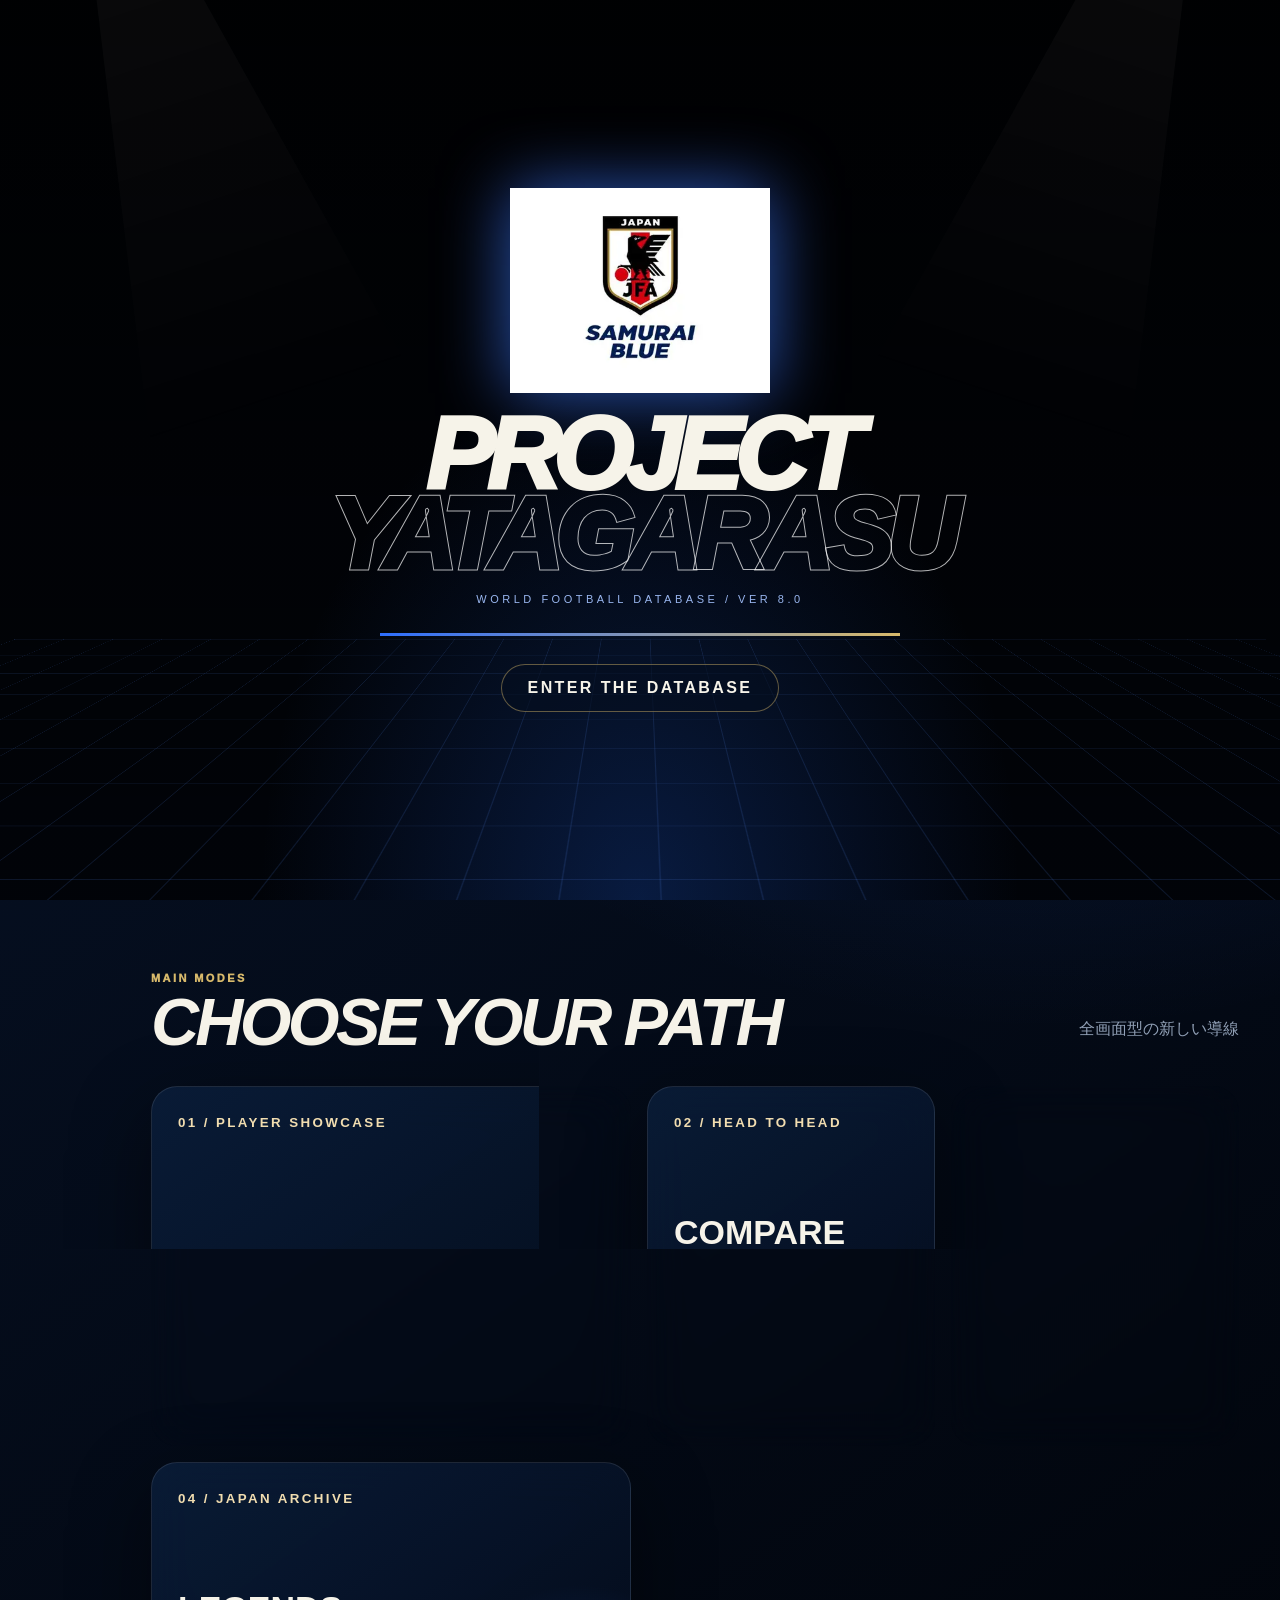
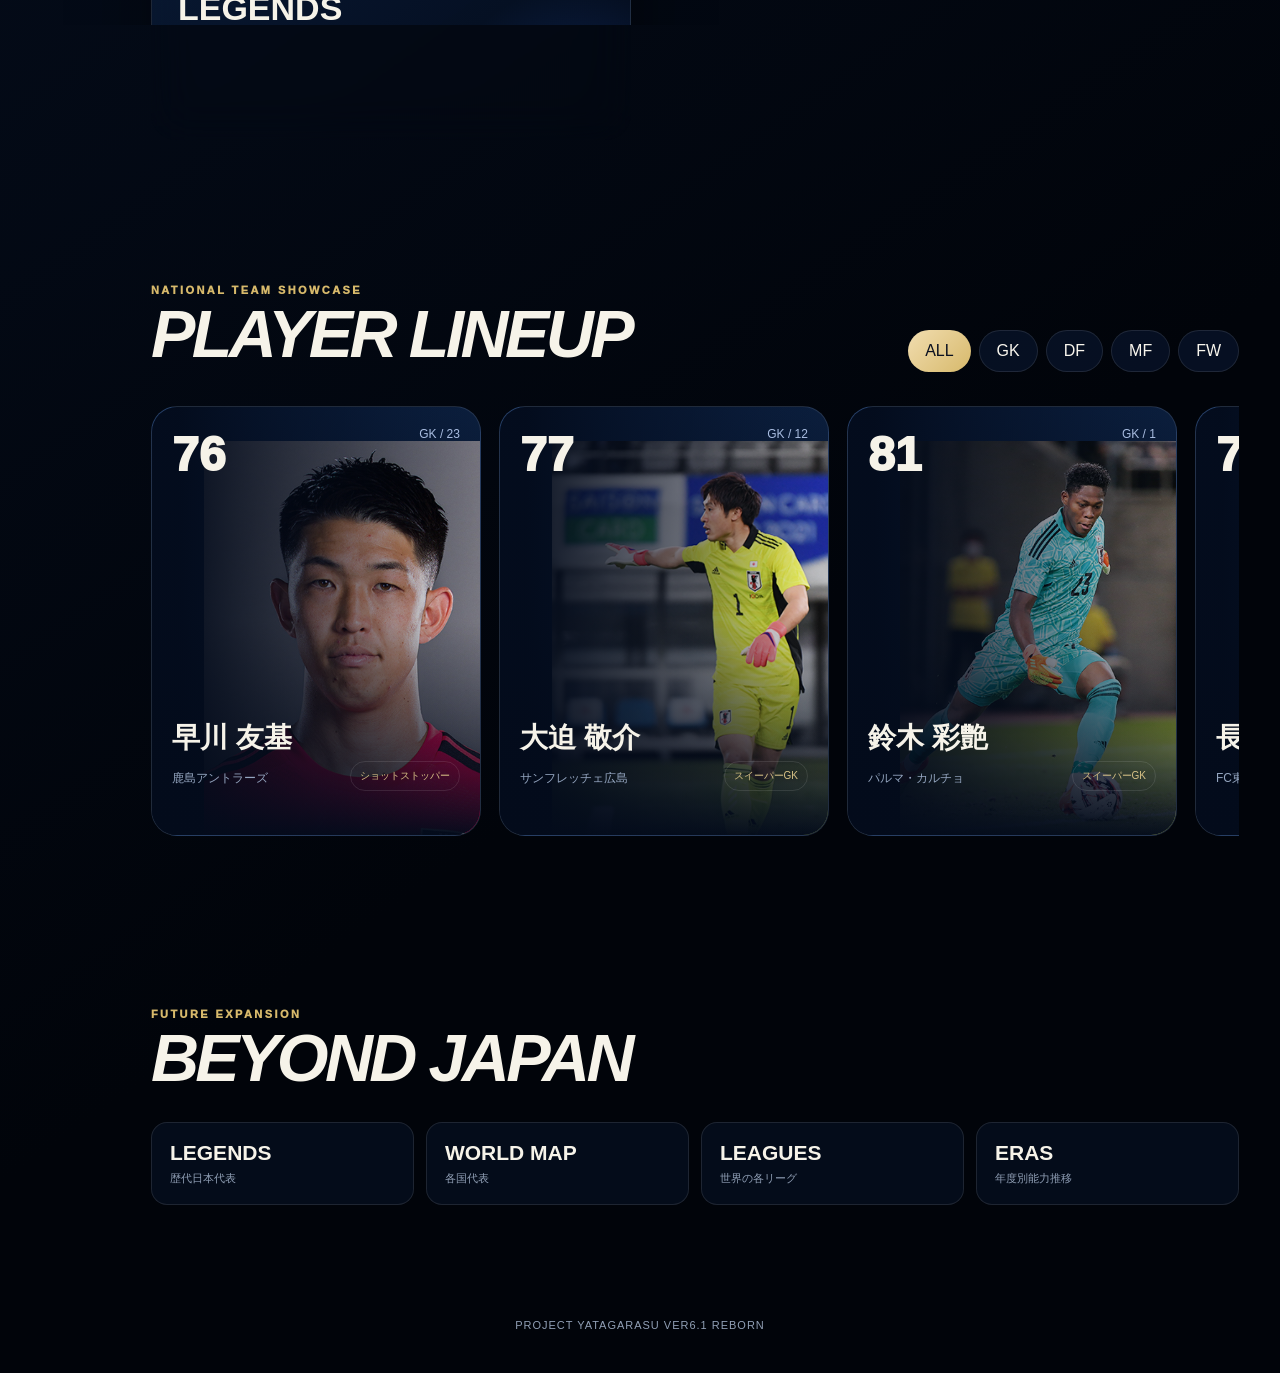
<file: index.html>
<!doctype html>
<html lang="ja"><head>
<meta charset="utf-8"><meta name="viewport" content="width=device-width,initial-scale=1">
<title>PROJECT YATAGARASU — Ver6.1 REBORN</title>
<link rel="stylesheet" href="css/common.css"><link rel="stylesheet" href="css/index.css">
<link rel="stylesheet" href="css/opening.css"><link rel="stylesheet" href="css/core-v80.css"><link rel="stylesheet" href="css/intro-v80.css"></head><body data-theme="japan"><div class="fx-grid"></div><div id="y80Intro" class="y80-intro">
<div class="y80-stadium"></div><div class="y80-light l1"></div><div class="y80-light l2"></div><div class="y80-grid"></div>
<div class="y80-center">
<img class="y80-logo" src="assets/ui/yatagarasu.png" alt="PROJECT YATAGARASU">
<div class="y80-title">PROJECT<br><span>YATAGARASU</span></div>
<div class="y80-sub">WORLD FOOTBALL DATABASE / VER 8.0</div>
<div class="y80-loader"><i></i></div>
<div class="y80-enter"><button id="y80Enter">ENTER THE DATABASE</button></div>
</div></div><div id="yataOpening" class="yata-opening"><div class="yata-opening-grid"></div><div class="yata-opening-glow"></div><div class="yata-opening-content"><img class="yata-opening-logo" src="assets/ui/yatagarasu.png" alt="八咫烏"><div class="yata-opening-title">PROJECT<br><span>YATAGARASU</span></div><div class="yata-opening-sub">THE FOOTBALL ENCYCLOPEDIA</div><div class="yata-opening-button"><button id="yataEnter">ENTER THE ARCHIVE</button></div></div></div>
<header class="site-header"><nav class="site-nav">
<a class="brand" href="index.html"><img src="assets/logo/samurai-blue.png" alt=""><span>PROJECT YATAGARASU <small>GLOBAL FOOTBALL DATABASE</small></span></a>
<div class="nav-links"><a class="active" href="index.html">HOME</a><a href="#players">PLAYER</a><a href="compare.html">COMPARE</a><a href="ranking.html">RANKING</a></div>
</nav></header>
<div class="home-shell">
  <aside class="vertical-menu">
    <img class="vm-logo" src="assets/logo/samurai-blue.png" alt="">
    <nav class="vm-links">
      <a class="active" href="#home">⌂<span>HOME</span></a>
      <a href="#players">◉<span>PLAYER</span></a>
      <a href="compare.html">◌<span>COMPARE</span></a>
      <a href="ranking.html">▥<span>RANK</span></a>
    </nav>
    <div class="vm-index">VER 6.1 / REBORN</div>
  </aside>

  <main class="home-main">
    <section id="home" class="hero-screen">
      <div class="hero-copy">
        <div class="kicker">PREMIUM JAPAN FOOTBALL EXPERIENCE</div>
        <h1>BLUE<br><span>REIMAGINED</span></h1>
        <p>今までの画面構成を捨て、群青・白・金で再構築。日本代表選手を“データ”ではなく、“作品”として見せるPROJECT YATAGARASUの新章。</p>
        <div class="hero-actions">
          <a class="btn btn-primary" href="#players">ENTER PLAYER SHOWCASE</a>
          <a class="btn" href="compare.html">OPEN COMPARISON</a>
        </div>
      </div>
      <div class="hero-visual">
        <div class="giant-symbol"><img src="assets/logo/samurai-blue.png" alt=""></div>
        <div id="featureStage" class="feature-stage"></div>
      </div>
    </section>

    <section class="home-section">
      <div class="section-head">
        <div><div class="kicker">MAIN MODES</div><h2 class="page-title">CHOOSE YOUR PATH</h2></div>
        <p class="page-subtitle">全画面型の新しい導線</p>
      </div>
      <div class="mode-grid">
        <a class="panel mode-card big" href="#players"><small>01 / PLAYER SHOWCASE</small><h2>PLAYER</h2><p>横スクロール型のショーケースから、各選手の新しい3カラムページへ。</p></a>
        <a class="panel mode-card" href="compare.html"><small>02 / HEAD TO HEAD</small><h2>COMPARE</h2><p>2選手の違いを視覚的に比較。</p></a>
        <a class="panel mode-card" href="ranking.html"><small>03 / POWER INDEX</small><h2>RANKING</h2><p>総合値と影響度を順位化。</p></a><a class="panel mode-card" href="legends.html"><small>04 / JAPAN ARCHIVE</small><h2>LEGENDS</h2><p>1998から2022まで、歴代ワールドカップ代表を振り返る。</p></a>
      </div>
    </section>

    <section id="players" class="home-section">
      <div class="section-head">
        <div><div class="kicker">NATIONAL TEAM SHOWCASE</div><h2 class="page-title">PLAYER LINEUP</h2></div>
        <div class="filter-row">
          <button class="btn filter active" data-filter="ALL">ALL</button>
          <button class="btn filter" data-filter="GK">GK</button>
          <button class="btn filter" data-filter="DF">DF</button>
          <button class="btn filter" data-filter="MF">MF</button>
          <button class="btn filter" data-filter="FW">FW</button>
        </div>
      </div>
      <div class="showcase-wrap"><div id="showcase" class="showcase"></div></div>
    </section>

    <section class="home-section">
      <div class="section-head">
        <div><div class="kicker">FUTURE EXPANSION</div><h2 class="page-title">BEYOND JAPAN</h2></div>
      </div>
      <div class="future-strip">
        <a class="future-item" href="legends.html"><b>LEGENDS</b><span>歴代日本代表</span></a>
        <a class="future-item" href="world-map.html"><b>WORLD MAP</b><span>各国代表</span></a>
        <a class="future-item" href="nations.html#leagues"><b>LEAGUES</b><span>世界の各リーグ</span></a>
        <a class="future-item" href="legends.html"><b>ERAS</b><span>年度別能力推移</span></a>
      </div>
    </section>
  </main>
</div>
<footer class="footer">PROJECT YATAGARASU VER6.1 REBORN</footer>
<script src="js/data.js"></script><script src="js/index-v61.js"></script>
<script src="js/opening.js"></script><script src="js/core-v80.js"></script><script src="js/intro-v80.js"></script></body></html>
</file>
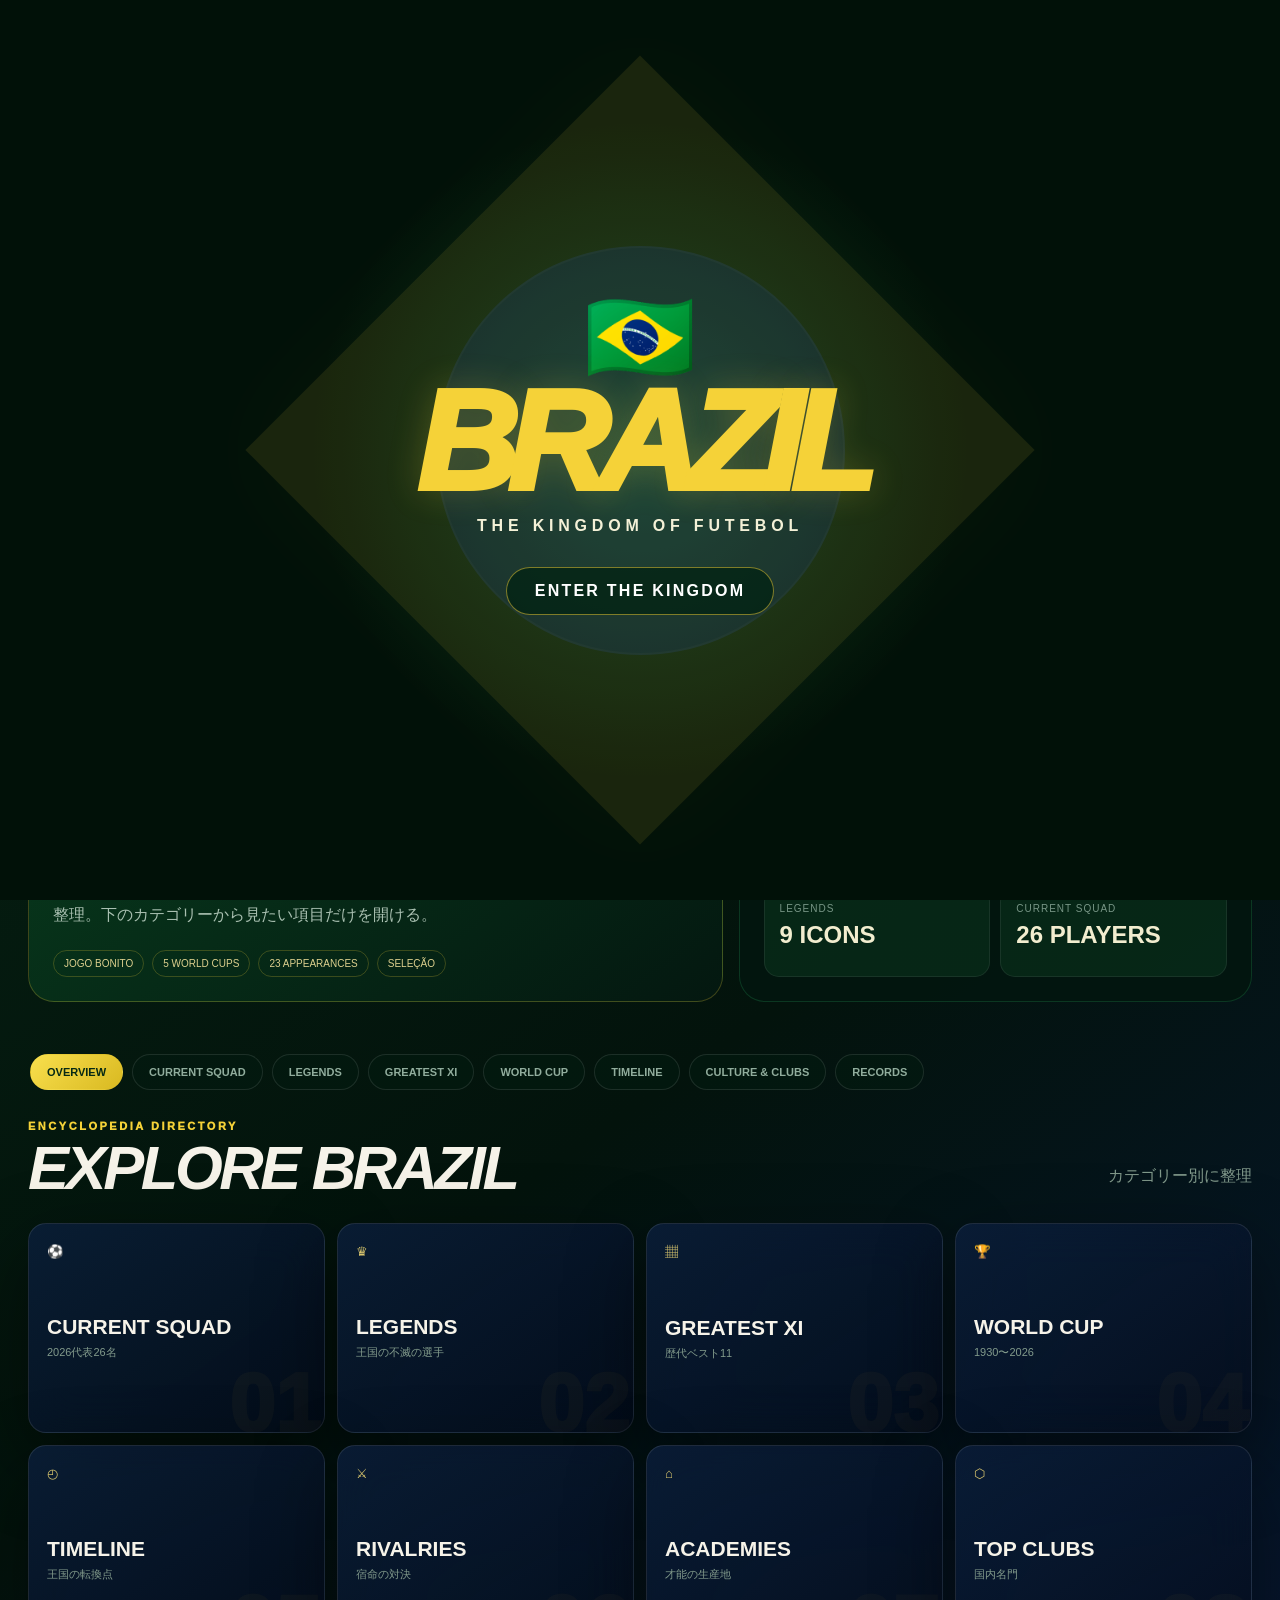
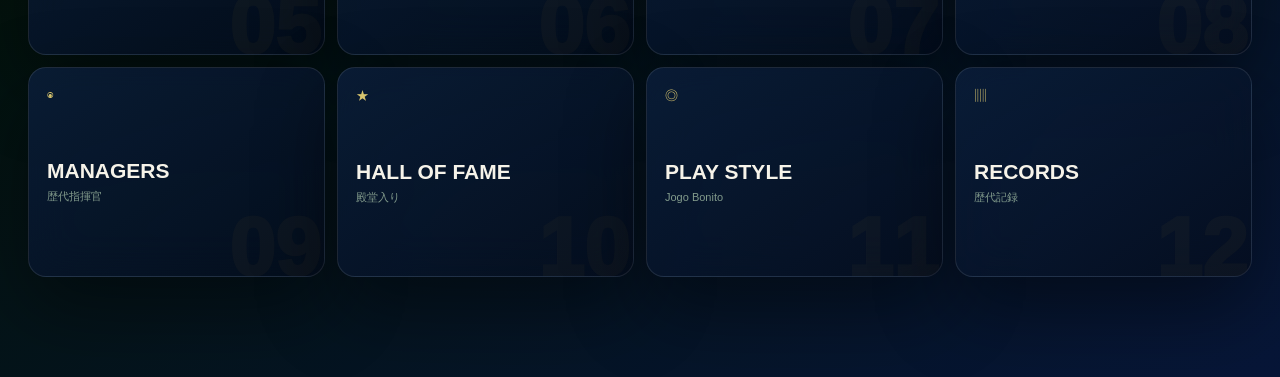
<file: brazil.html>
<!doctype html><html lang="ja"><head>
<meta charset="utf-8"><meta name="viewport" content="width=device-width,initial-scale=1">
<title>BRAZIL DATABASE | PROJECT YATAGARASU</title>
<link rel="stylesheet" href="css/common.css"><link rel="stylesheet" href="css/brazil-v73.css"><link rel="stylesheet" href="css/ver74.css">
<link rel="stylesheet" href="css/core-v80.css"><link rel="stylesheet" href="css/intro-v80.css"></head><body class="nation-brazil" data-theme="brazil"><div class="fx-grid"></div><div id="y80Intro" class="y80-intro">
<div class="y80-stadium"></div><div class="y80-light l1"></div><div class="y80-light l2"></div><div class="y80-grid"></div>
<div class="y80-center">
<img class="y80-logo" src="assets/ui/yatagarasu.png" alt="PROJECT YATAGARASU">
<div class="y80-title">PROJECT<br><span>YATAGARASU</span></div>
<div class="y80-sub">WORLD FOOTBALL DATABASE / VER 8.0</div>
<div class="y80-loader"><i></i></div>
<div class="y80-enter"><button id="y80Enter">ENTER THE DATABASE</button></div>
</div></div>
<div id="brazilOpening" class="brazil-opening"><div class="brazil-opening-inner"><div class="brazil-opening-flag">🇧🇷</div><div class="brazil-opening-title">BRAZIL</div><div class="brazil-opening-sub">THE KINGDOM OF FUTEBOL</div><button id="brazilEnter">ENTER THE KINGDOM</button></div></div>
<header class="site-header"><nav class="site-nav">
<a class="brand" href="index.html"><img src="assets/logo/samurai-blue.png" alt=""><span>PROJECT YATAGARASU <small>BRAZIL ENCYCLOPEDIA</small></span></a>
<div class="nav-links"><a href="index.html">HOME</a><a href="world-map.html">WORLD GLOBE</a><a href="nations.html">NATIONS</a><a class="active" href="brazil.html">BRAZIL</a></div>
</nav></header>
<main>
<section class="brazil-hero">
<div class="brazil-copy"><div class="brazil-kicker">FIVE-TIME WORLD CHAMPION</div><div class="flag">🇧🇷</div><h1>BRAZIL<span>THE KINGDOM OF FUTEBOL</span></h1><div class="five-stars">★★★★★</div><p>世界最多5度のワールドカップ制覇。自由な発想、圧倒的な技術、そして王国を背負う責任。情報を16項目に分解し、必要な内容だけを切り替えて楽しめる図鑑へ再構成した。</p></div>
<div class="brazil-emblem-stage"><div class="brazil-emblem"><div class="brazil-stars">★★★★★</div><div class="brazil-diamond"></div><div class="brazil-circle"></div><div class="brazil-mark">BRA</div></div></div>
</section>

<div class="brazil-body-v74">
<section class="brazil-overview">
<article class="overview-main"><div class="brazil-kicker">COUNTRY OVERVIEW</div><h2>王国を一画面で理解する</h2><p>ブラジル代表の現在・歴史・文化を、長い縦スクロールではなくタブ型ダッシュボードへ整理。下のカテゴリーから見たい項目だけを開ける。</p><div class="overview-pills"><span>JOGO BONITO</span><span>5 WORLD CUPS</span><span>23 APPEARANCES</span><span>SELEÇÃO</span></div></article>
<article class="overview-stats"><div class="overview-stat"><span>WORLD TITLES</span><b>5</b></div><div class="overview-stat"><span>DATABASE</span><b>16 MODES</b></div><div class="overview-stat"><span>LEGENDS</span><b>9 ICONS</b></div><div class="overview-stat"><span>CURRENT SQUAD</span><b>26 PLAYERS</b></div></article>
</section>

<section class="brazil-dashboard">
<nav id="dashboardTabs" class="dashboard-tabs"></nav>
<div class="dashboard-content">
<section id="panel-overview" class="dashboard-panel active"></section>
<section id="panel-squad" class="dashboard-panel"></section>
<section id="panel-legends" class="dashboard-panel"></section>
<section id="panel-xi" class="dashboard-panel"></section>
<section id="panel-worldcup" class="dashboard-panel"></section>
<section id="panel-timeline" class="dashboard-panel"></section>
<section id="panel-culture" class="dashboard-panel"></section>
<section id="panel-records" class="dashboard-panel"></section>
</div>
</section>
</div></main>
<script src="js/brazil-data.js"></script><script src="js/brazil-v74.js"></script>
<script src="js/core-v80.js"></script><script src="js/intro-v80.js"></script></body></html>
</file>
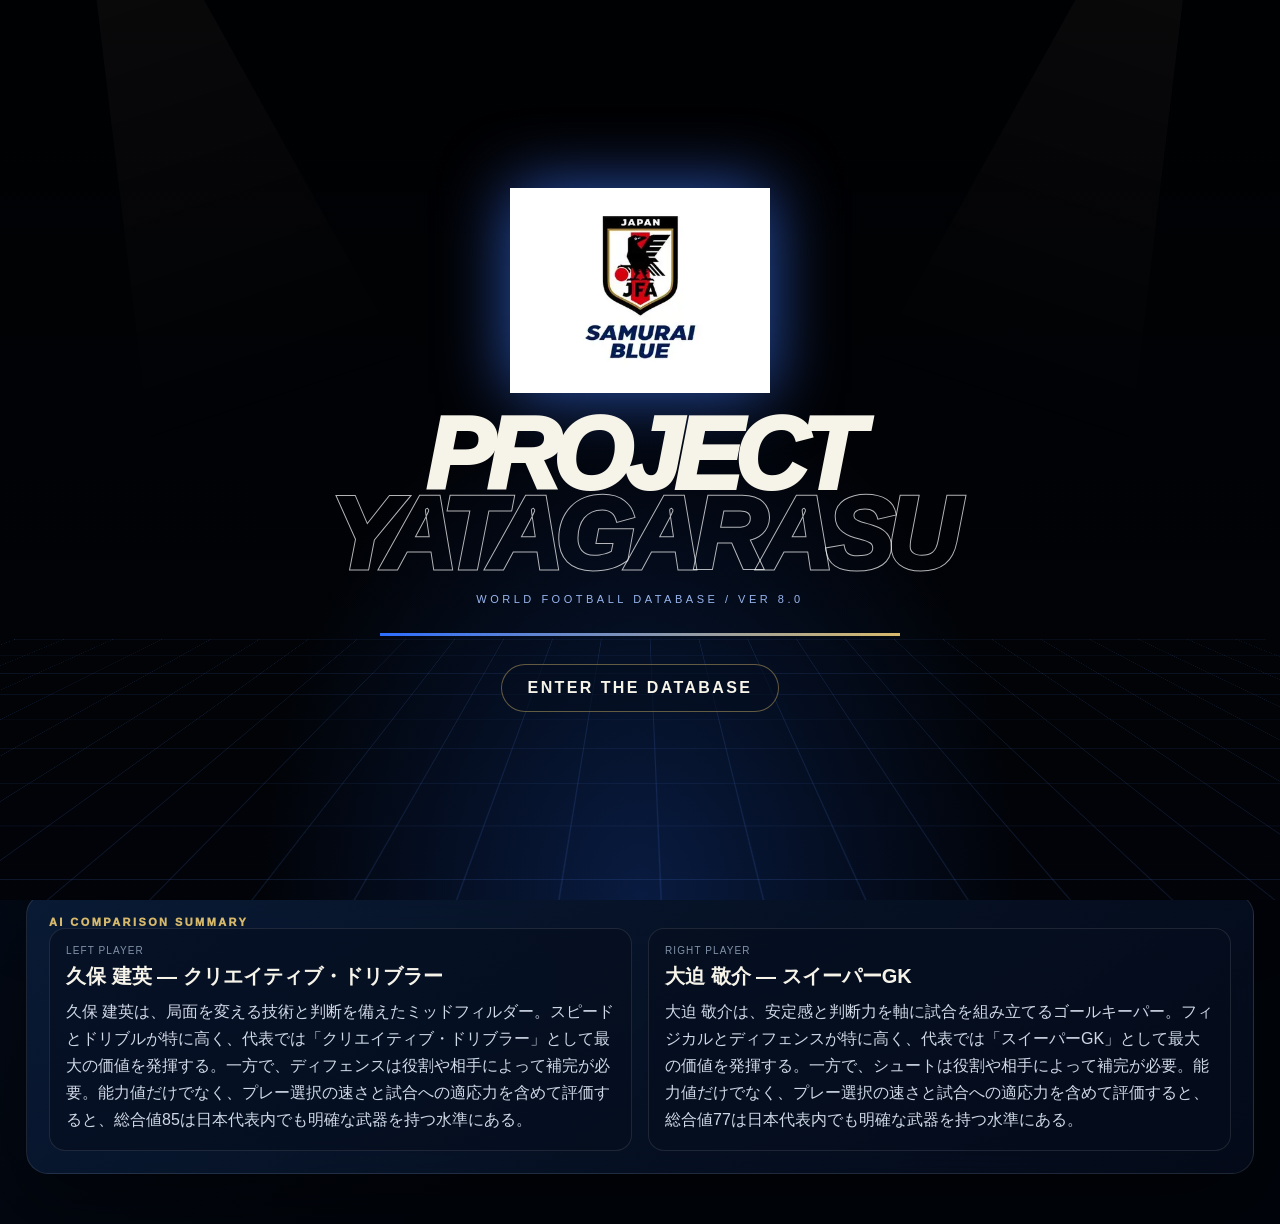
<file: compare.html>
<!doctype html>
<html lang="ja"><head>
<meta charset="utf-8"><meta name="viewport" content="width=device-width,initial-scale=1">
<title>COMPARE | PROJECT YATAGARASU</title>
<link rel="stylesheet" href="css/common.css"><link rel="stylesheet" href="css/pages.css">
<link rel="stylesheet" href="css/opening.css"><link rel="stylesheet" href="css/core-v80.css"><link rel="stylesheet" href="css/intro-v80.css"></head><body data-theme="japan"><div class="fx-grid"></div><div id="y80Intro" class="y80-intro">
<div class="y80-stadium"></div><div class="y80-light l1"></div><div class="y80-light l2"></div><div class="y80-grid"></div>
<div class="y80-center">
<img class="y80-logo" src="assets/ui/yatagarasu.png" alt="PROJECT YATAGARASU">
<div class="y80-title">PROJECT<br><span>YATAGARASU</span></div>
<div class="y80-sub">WORLD FOOTBALL DATABASE / VER 8.0</div>
<div class="y80-loader"><i></i></div>
<div class="y80-enter"><button id="y80Enter">ENTER THE DATABASE</button></div>
</div></div><div id="yataOpening" class="yata-opening"><div class="yata-opening-grid"></div><div class="yata-opening-glow"></div><div class="yata-opening-content"><img class="yata-opening-logo" src="assets/ui/yatagarasu.png" alt="八咫烏"><div class="yata-opening-title">PROJECT<br><span>YATAGARASU</span></div><div class="yata-opening-sub">THE FOOTBALL ENCYCLOPEDIA</div><div class="yata-opening-button"><button id="yataEnter">ENTER THE ARCHIVE</button></div></div></div>
<header class="site-header"><nav class="site-nav">
<a class="brand" href="index.html"><img src="assets/logo/samurai-blue.png" alt=""><span>PROJECT YATAGARASU <small>GLOBAL FOOTBALL DATABASE</small></span></a>
<div class="nav-links"><a href="index.html">HOME</a><a href="index.html#players">PLAYER</a><a href="legends.html">LEGENDS</a><a href="world-map.html">WORLD MAP</a><a href="nations.html">NATIONS</a><a class="active" href="compare.html">COMPARE</a><a href="ranking.html">RANKING</a></div>
</nav></header>

<main class="compare-page">
  <div class="page-wrap">
    <div class="page-heading">
      <div><div class="kicker">AI HEAD TO HEAD</div><h1>COMPARE</h1></div>
      <p>能力だけでなく、役割・相性・試合状況まで比較する</p>
    </div>

    <section class="compare-selectors">
      <article id="leftCard" class="panel compare-card"></article>
      <div class="vs-mark">VS</div>
      <article id="rightCard" class="panel compare-card"></article>
    </section>

    <section class="compare-dashboard">
      <article class="panel compare-panel">
        <h3>6項目能力比較</h3>
        <div id="compareBars" class="compare-bars"></div>
      </article>

      <article class="panel compare-panel">
        <h3>レーダー比較</h3>
        <div class="compare-radar-wrap">
          <div class="mini-radar"><h4 id="leftRadarName"></h4><canvas id="leftRadar"></canvas></div>
          <div class="mini-radar"><h4 id="rightRadarName"></h4><canvas id="rightRadar"></canvas></div>
        </div>
      </article>
    </section>

    <section class="panel compare-summary">
      <div class="kicker">AI COMPARISON SUMMARY</div>
      <div id="compareSummary" class="compare-summary-grid"></div>
    </section>
  </div>
</main>

<script src="js/data.js"></script><script src="js/common.js"></script><script src="js/compare-v62.js"></script>
<script src="js/opening.js"></script><script src="js/core-v80.js"></script><script src="js/intro-v80.js"></script></body></html>
</file>
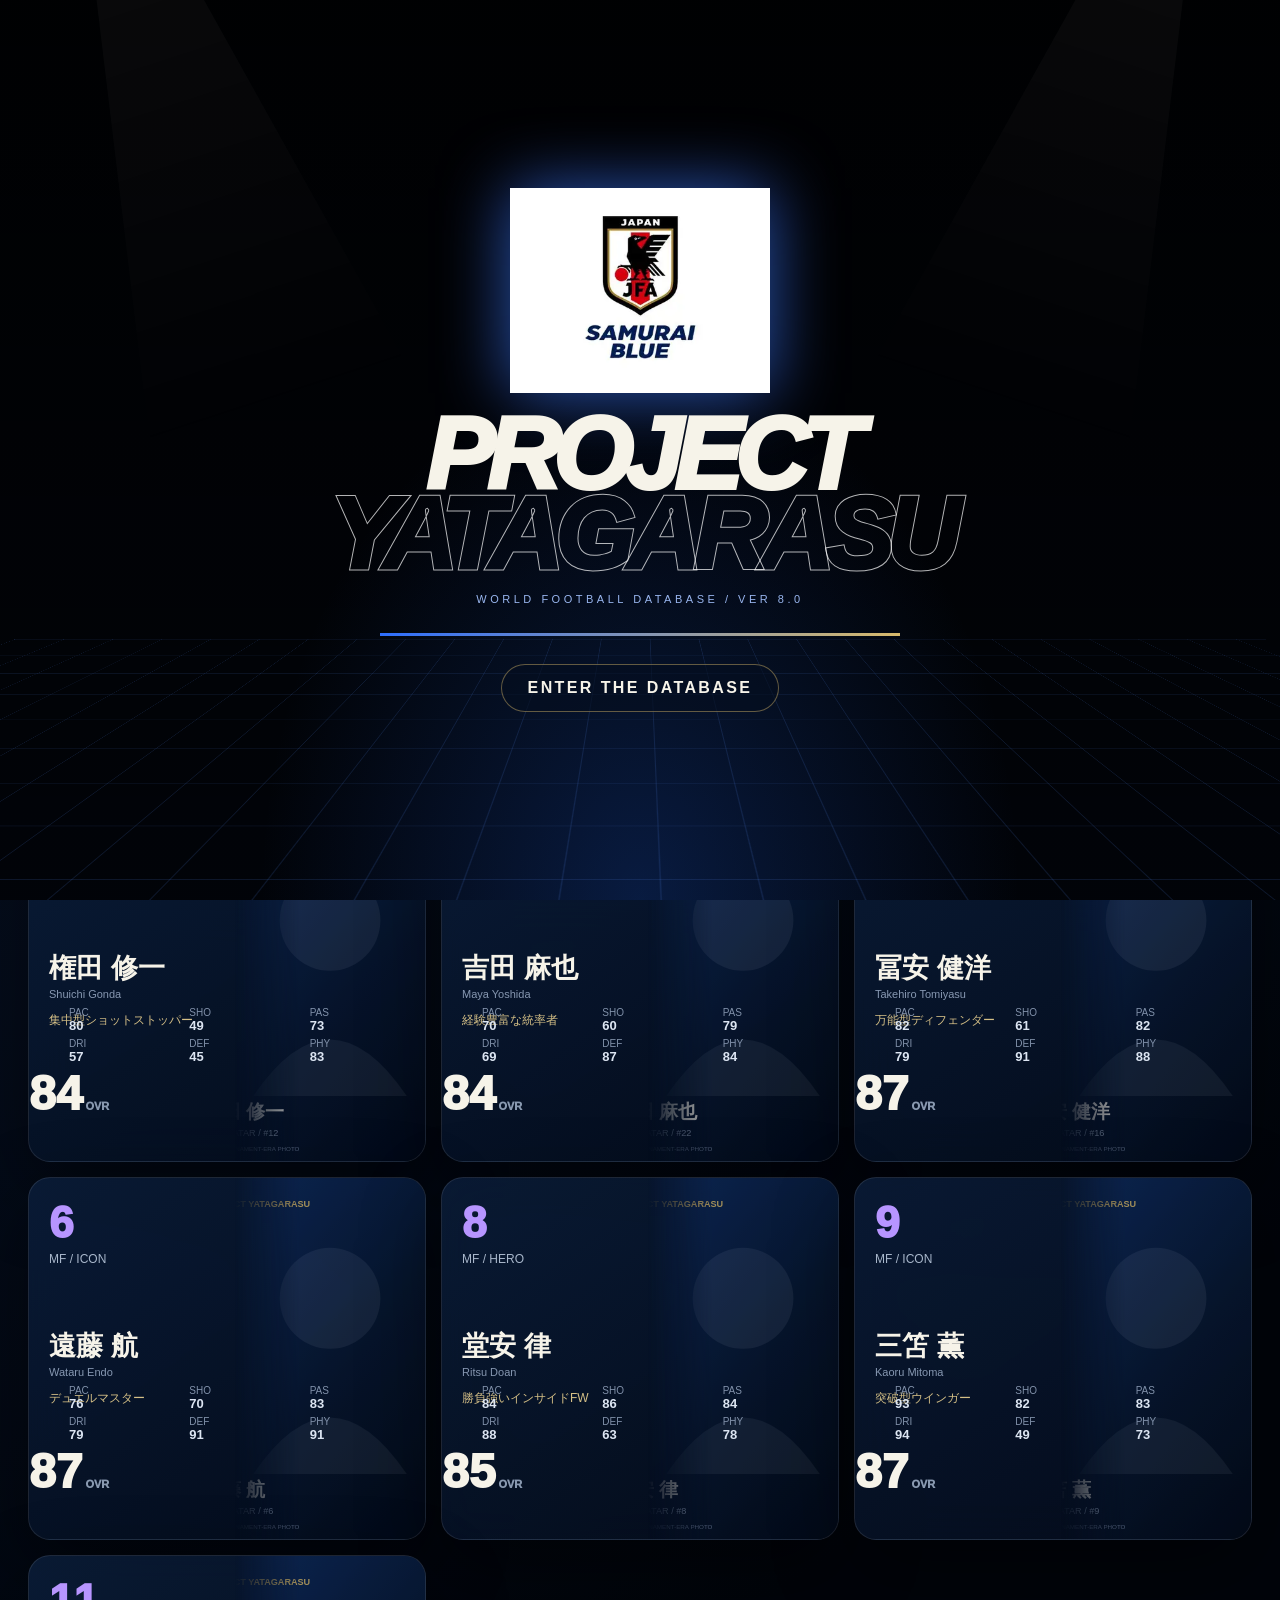
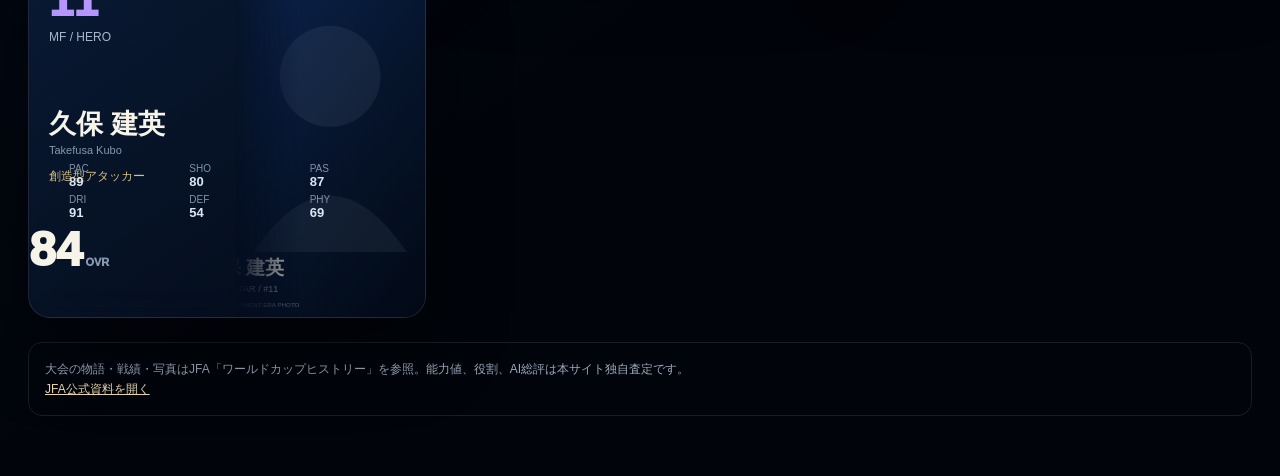
<file: legend-player.html>
<!doctype html><html lang="ja"><head><meta charset="utf-8"><meta name="viewport" content="width=device-width,initial-scale=1">
<title>LEGEND PLAYER | PROJECT YATAGARASU</title><link rel="stylesheet" href="css/common.css"><link rel="stylesheet" href="css/legend-detail.css"><link rel="stylesheet" href="css/opening.css"><link rel="stylesheet" href="css/core-v80.css"><link rel="stylesheet" href="css/intro-v80.css"></head><body data-theme="japan"><div class="fx-grid"></div><div id="y80Intro" class="y80-intro">
<div class="y80-stadium"></div><div class="y80-light l1"></div><div class="y80-light l2"></div><div class="y80-grid"></div>
<div class="y80-center">
<img class="y80-logo" src="assets/ui/yatagarasu.png" alt="PROJECT YATAGARASU">
<div class="y80-title">PROJECT<br><span>YATAGARASU</span></div>
<div class="y80-sub">WORLD FOOTBALL DATABASE / VER 8.0</div>
<div class="y80-loader"><i></i></div>
<div class="y80-enter"><button id="y80Enter">ENTER THE DATABASE</button></div>
</div></div><div id="yataOpening" class="yata-opening"><div class="yata-opening-grid"></div><div class="yata-opening-glow"></div><div class="yata-opening-content"><img class="yata-opening-logo" src="assets/ui/yatagarasu.png" alt="八咫烏"><div class="yata-opening-title">PROJECT<br><span>YATAGARASU</span></div><div class="yata-opening-sub">THE FOOTBALL ENCYCLOPEDIA</div><div class="yata-opening-button"><button id="yataEnter">ENTER THE ARCHIVE</button></div></div></div>
<header class="site-header"><nav class="site-nav"><a class="brand" href="index.html"><img src="assets/logo/samurai-blue.png" alt=""><span>PROJECT YATAGARASU <small>JAPAN NATIONAL TEAM ARCHIVE</small></span></a><div class="nav-links"><a href="index.html">HOME</a><a href="index.html#players">PLAYER</a><a class="active" href="legends.html">LEGENDS</a><a href="world-map.html">WORLD MAP</a><a href="nations.html">NATIONS</a><a href="compare.html">COMPARE</a><a href="ranking.html">RANKING</a></div></nav></header>
<main class="legend-detail"><div class="legend-detail-layout">
<section class="legend-portrait"><img id="legendPhoto" alt="" referrerpolicy="no-referrer"><div class="legend-ovr-badge"><div><b id="legendOvr"></b><span>TOURNAMENT OVR</span></div></div><div class="legend-identity"><small id="legendMeta"></small><h1 id="legendName"></h1><div id="legendEn" class="en"></div><div class="era-line"><span id="legendRole"></span><span id="legendNumber"></span></div></div></section>
<section class="legend-analysis"><div class="kicker">TOURNAMENT ATTRIBUTE</div><h2>大会時能力分析</h2><div class="legend-radar"><canvas id="legendRadar"></canvas></div><div id="legendStats" class="legend-stat-list"></div></section>
<section class="legend-story"><div class="kicker">LEGACY SCOUT REPORT</div><h2>大会時選手総評</h2><article class="deep-report"><div class="kicker">PROJECT YATAGARASU ORIGINAL RATING</div><h3 id="deepRole"></h3><p id="deepReview"></p><div class="deep-metrics"><div class="deep-metric"><span>TOURNAMENT IMPACT</span><b id="deepImpact"></b></div><div class="deep-metric"><span>LEGACY CLASS</span><b id="deepLegacy"></b></div><div class="deep-metric"><span>KEY STRENGTHS</span><div id="deepStrengths" class="deep-tags"></div></div><div class="deep-metric"><span>TEAM IDENTITY</span><b id="deepIdentity"></b></div></div></article><div id="tournamentContext" class="tournament-context"></div></section>
</div></main><script src="js/legends-data.js"></script><script src="js/legend-player-v64.js"></script><script src="js/opening.js"></script><script src="js/core-v80.js"></script><script src="js/intro-v80.js"></script></body></html>
</file>
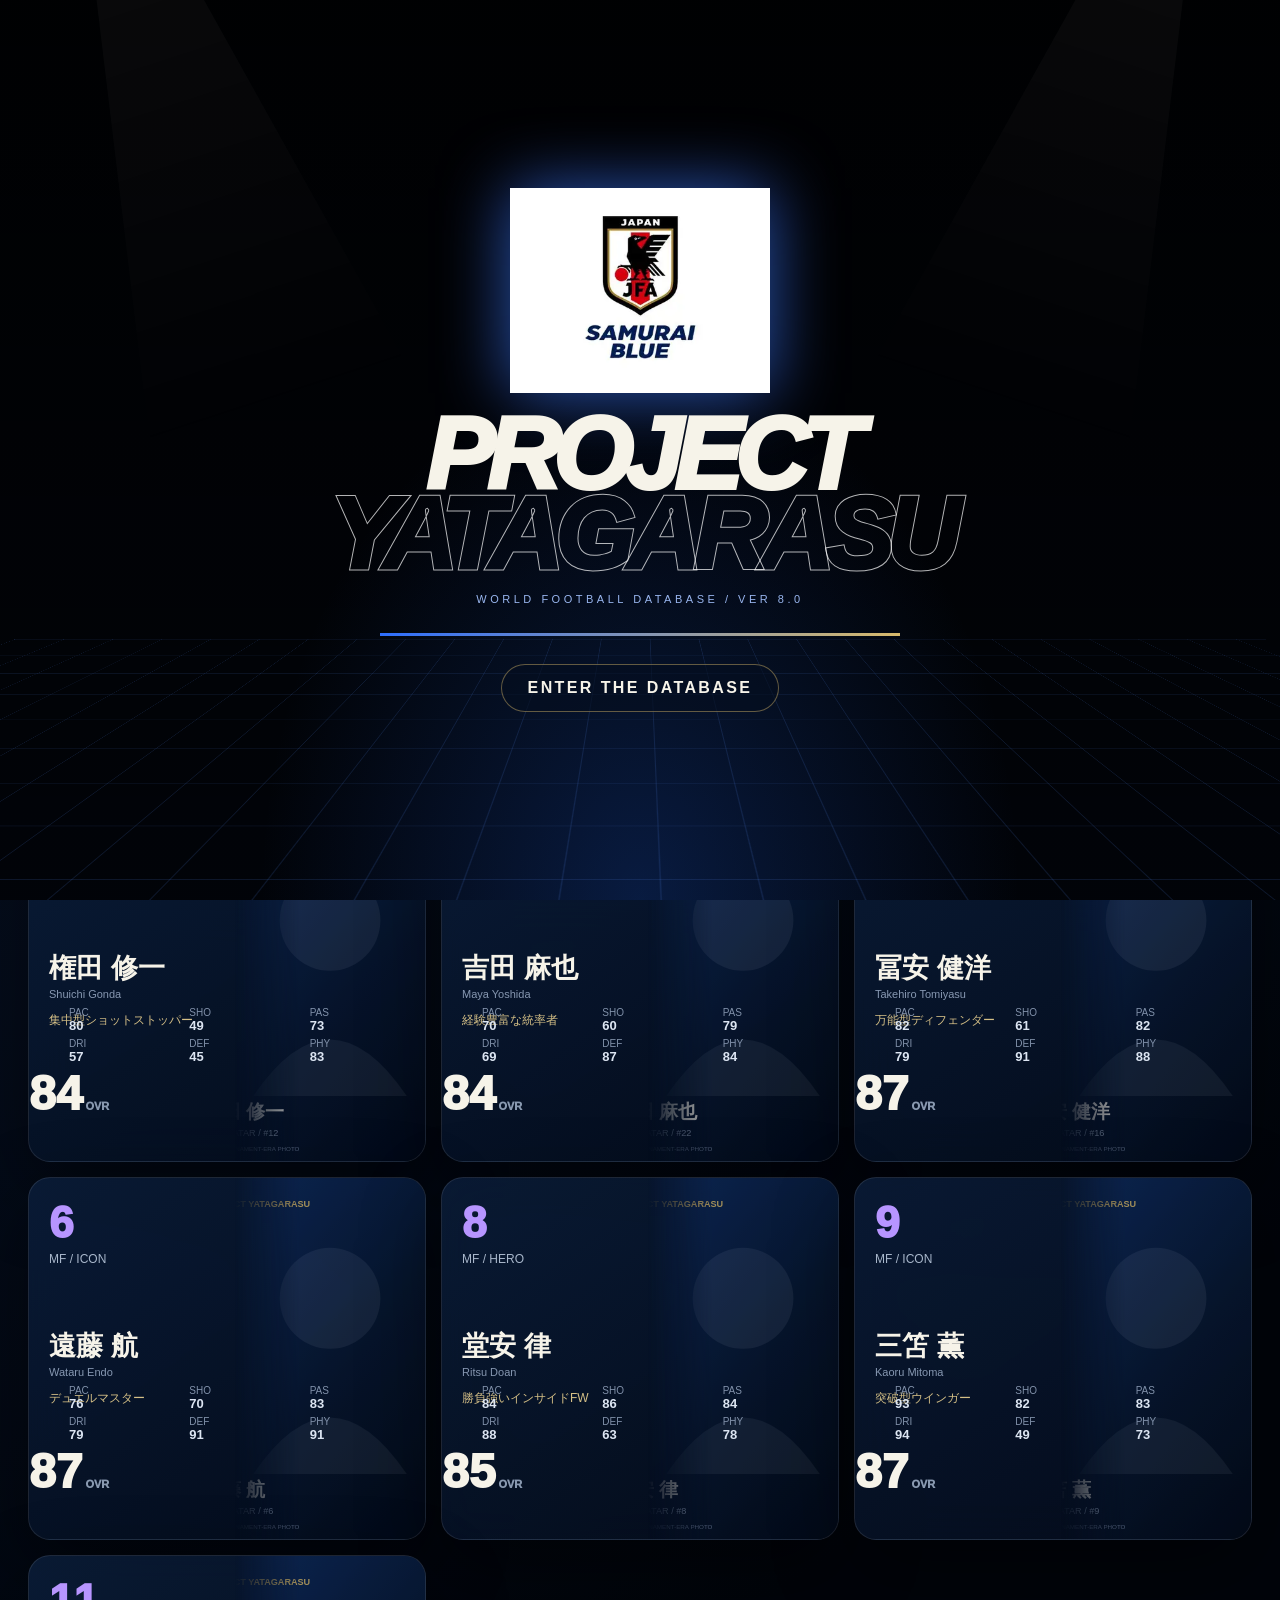
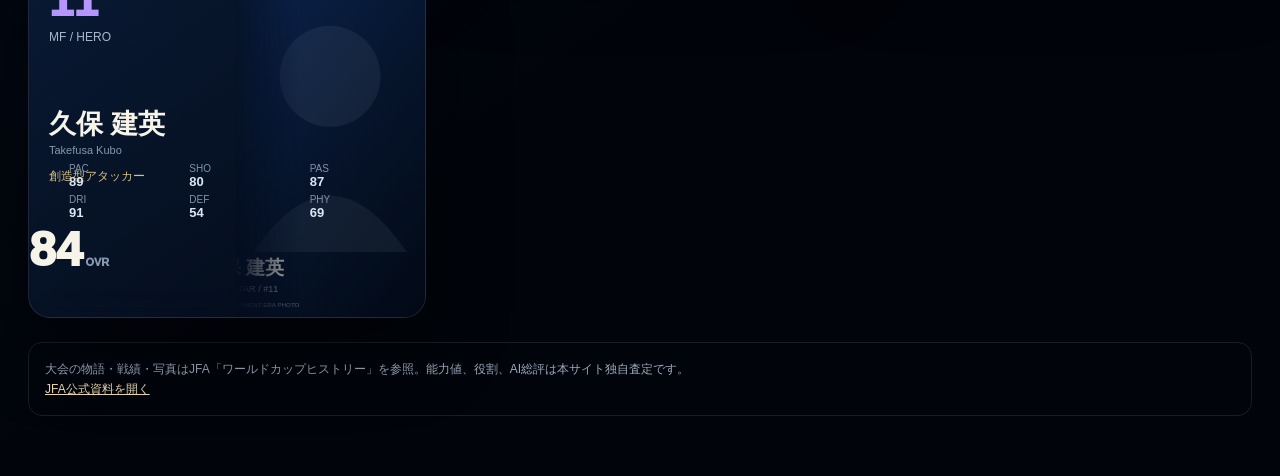
<file: legends.html>
<!doctype html>
<html lang="ja"><head>
<meta charset="utf-8"><meta name="viewport" content="width=device-width,initial-scale=1">
<title>LEGENDS | PROJECT YATAGARASU</title>
<link rel="stylesheet" href="css/common.css"><link rel="stylesheet" href="css/legends.css">
<link rel="stylesheet" href="css/opening.css"><link rel="stylesheet" href="css/core-v80.css"><link rel="stylesheet" href="css/intro-v80.css"></head><body data-theme="japan"><div class="fx-grid"></div><div id="y80Intro" class="y80-intro">
<div class="y80-stadium"></div><div class="y80-light l1"></div><div class="y80-light l2"></div><div class="y80-grid"></div>
<div class="y80-center">
<img class="y80-logo" src="assets/ui/yatagarasu.png" alt="PROJECT YATAGARASU">
<div class="y80-title">PROJECT<br><span>YATAGARASU</span></div>
<div class="y80-sub">WORLD FOOTBALL DATABASE / VER 8.0</div>
<div class="y80-loader"><i></i></div>
<div class="y80-enter"><button id="y80Enter">ENTER THE DATABASE</button></div>
</div></div><div id="yataOpening" class="yata-opening"><div class="yata-opening-grid"></div><div class="yata-opening-glow"></div><div class="yata-opening-content"><img class="yata-opening-logo" src="assets/ui/yatagarasu.png" alt="八咫烏"><div class="yata-opening-title">PROJECT<br><span>YATAGARASU</span></div><div class="yata-opening-sub">THE FOOTBALL ENCYCLOPEDIA</div><div class="yata-opening-button"><button id="yataEnter">ENTER THE ARCHIVE</button></div></div></div>
<header class="site-header"><nav class="site-nav">
<a class="brand" href="index.html"><img src="assets/logo/samurai-blue.png" alt=""><span>PROJECT YATAGARASU <small>JAPAN NATIONAL TEAM ARCHIVE</small></span></a>
<div class="nav-links"><a href="index.html">HOME</a><a href="index.html#players">PLAYER</a><a class="active" href="legends.html">LEGENDS</a><a href="world-map.html">WORLD MAP</a><a href="nations.html">NATIONS</a><a href="compare.html">COMPARE</a><a href="ranking.html">RANKING</a></div>
</nav></header>

<main class="legends-page">
<div class="legends-wrap">
  <section class="legends-head">
    <div><div class="kicker">JAPAN WORLD CUP ARCHIVE</div><h1>LEGENDS MODE</h1></div>
    <p>大会ごとにチームの物語とキープレーヤーを振り返る。能力値は当時のパフォーマンスをもとにしたPROJECT YATAGARASU独自査定。</p>
  </section>

  <nav id="eraTabs" class="era-tabs"></nav>
  <section id="eraHero" class="panel era-hero"></section>

  <section class="legends-section">
    <div class="legends-section-head">
      <div><div class="kicker">KEY SQUAD</div><h2>時代を象徴した選手</h2></div>
      <p>大会版オリジナルレーティング</p>
    </div>
    <div id="legendGrid" class="legend-grid"></div>
    <div id="sourceNote" class="source-note"></div>
  </section>
</div>
</main>

<script src="js/legends-data.js"></script><script src="js/legends-v64.js"></script>
<script src="js/opening.js"></script><script src="js/core-v80.js"></script><script src="js/intro-v80.js"></script></body></html>
</file>
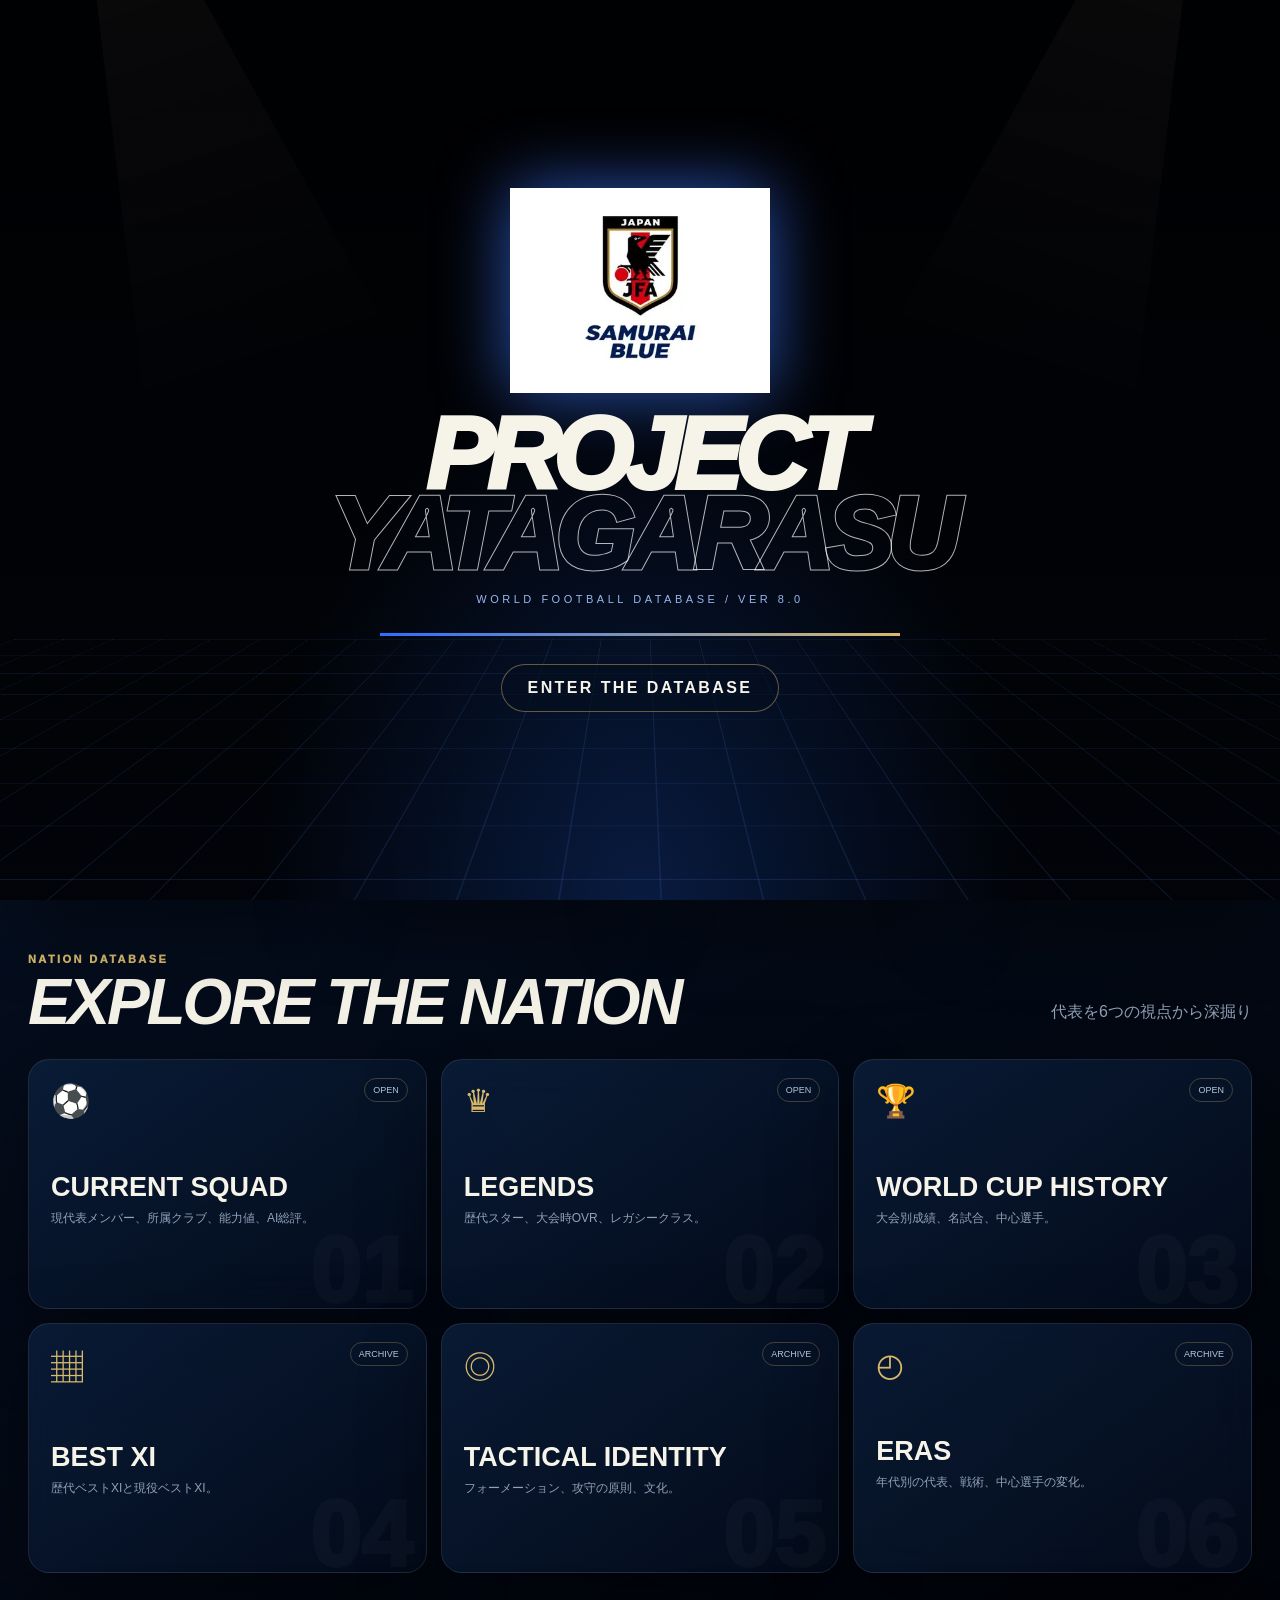
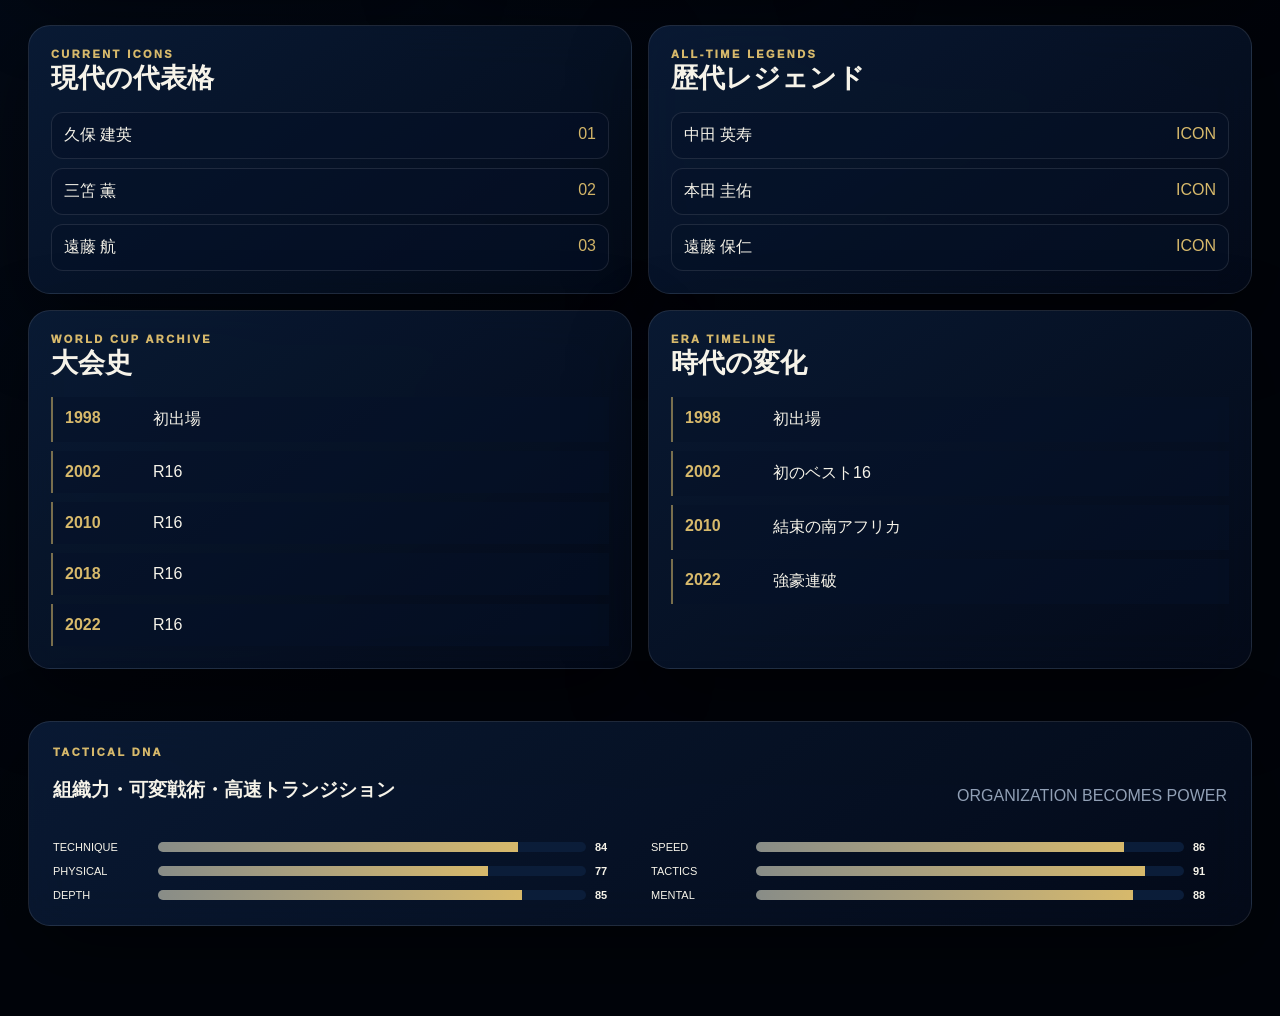
<file: nation.html>
<!doctype html>
<html lang="ja"><head>
<meta charset="utf-8"><meta name="viewport" content="width=device-width,initial-scale=1">
<title>NATION | PROJECT YATAGARASU</title>
<link rel="stylesheet" href="css/common.css">
<link rel="stylesheet" href="css/nation-detail-v72.css">
<link rel="stylesheet" href="css/opening.css">
<link rel="stylesheet" href="css/core-v80.css"><link rel="stylesheet" href="css/intro-v80.css"></head><body data-theme="japan"><div class="fx-grid"></div><div id="y80Intro" class="y80-intro">
<div class="y80-stadium"></div><div class="y80-light l1"></div><div class="y80-light l2"></div><div class="y80-grid"></div>
<div class="y80-center">
<img class="y80-logo" src="assets/ui/yatagarasu.png" alt="PROJECT YATAGARASU">
<div class="y80-title">PROJECT<br><span>YATAGARASU</span></div>
<div class="y80-sub">WORLD FOOTBALL DATABASE / VER 8.0</div>
<div class="y80-loader"><i></i></div>
<div class="y80-enter"><button id="y80Enter">ENTER THE DATABASE</button></div>
</div></div>
<header class="site-header"><nav class="site-nav">
<a class="brand" href="index.html"><img src="assets/logo/samurai-blue.png" alt=""><span>PROJECT YATAGARASU <small>WORLD ENCYCLOPEDIA</small></span></a>
<div class="nav-links"><a href="index.html">HOME</a><a href="legends.html">LEGENDS</a><a href="world-map.html">WORLD MAP</a><a class="active" href="nations.html">NATIONS</a><a href="compare.html">COMPARE</a><a href="ranking.html">RANKING</a></div>
</nav></header>

<main id="nationPage" class="nation-detail-page">
  <section id="nationHero" class="nation-hero-v72"></section>
  <section class="nation-body">
    <div id="nationSnapshot" class="nation-snapshot"></div>

    <section class="mode-directory">
      <div class="section-head-v72">
        <div><div class="kicker">NATION DATABASE</div><h2>EXPLORE THE NATION</h2></div>
        <p>代表を6つの視点から深掘り</p>
      </div>
      <div id="modeGrid" class="mode-grid-v72"></div>
    </section>

    <section id="nationDeepGrid" class="nation-deep-grid"></section>
    <section id="stylePanel" class="panel style-panel"></section>
  </section>
</main>

<script src="js/nations-data.js"></script>
<script src="js/nation-v72.js"></script>
<script src="js/core-v80.js"></script><script src="js/intro-v80.js"></script></body></html>
</file>
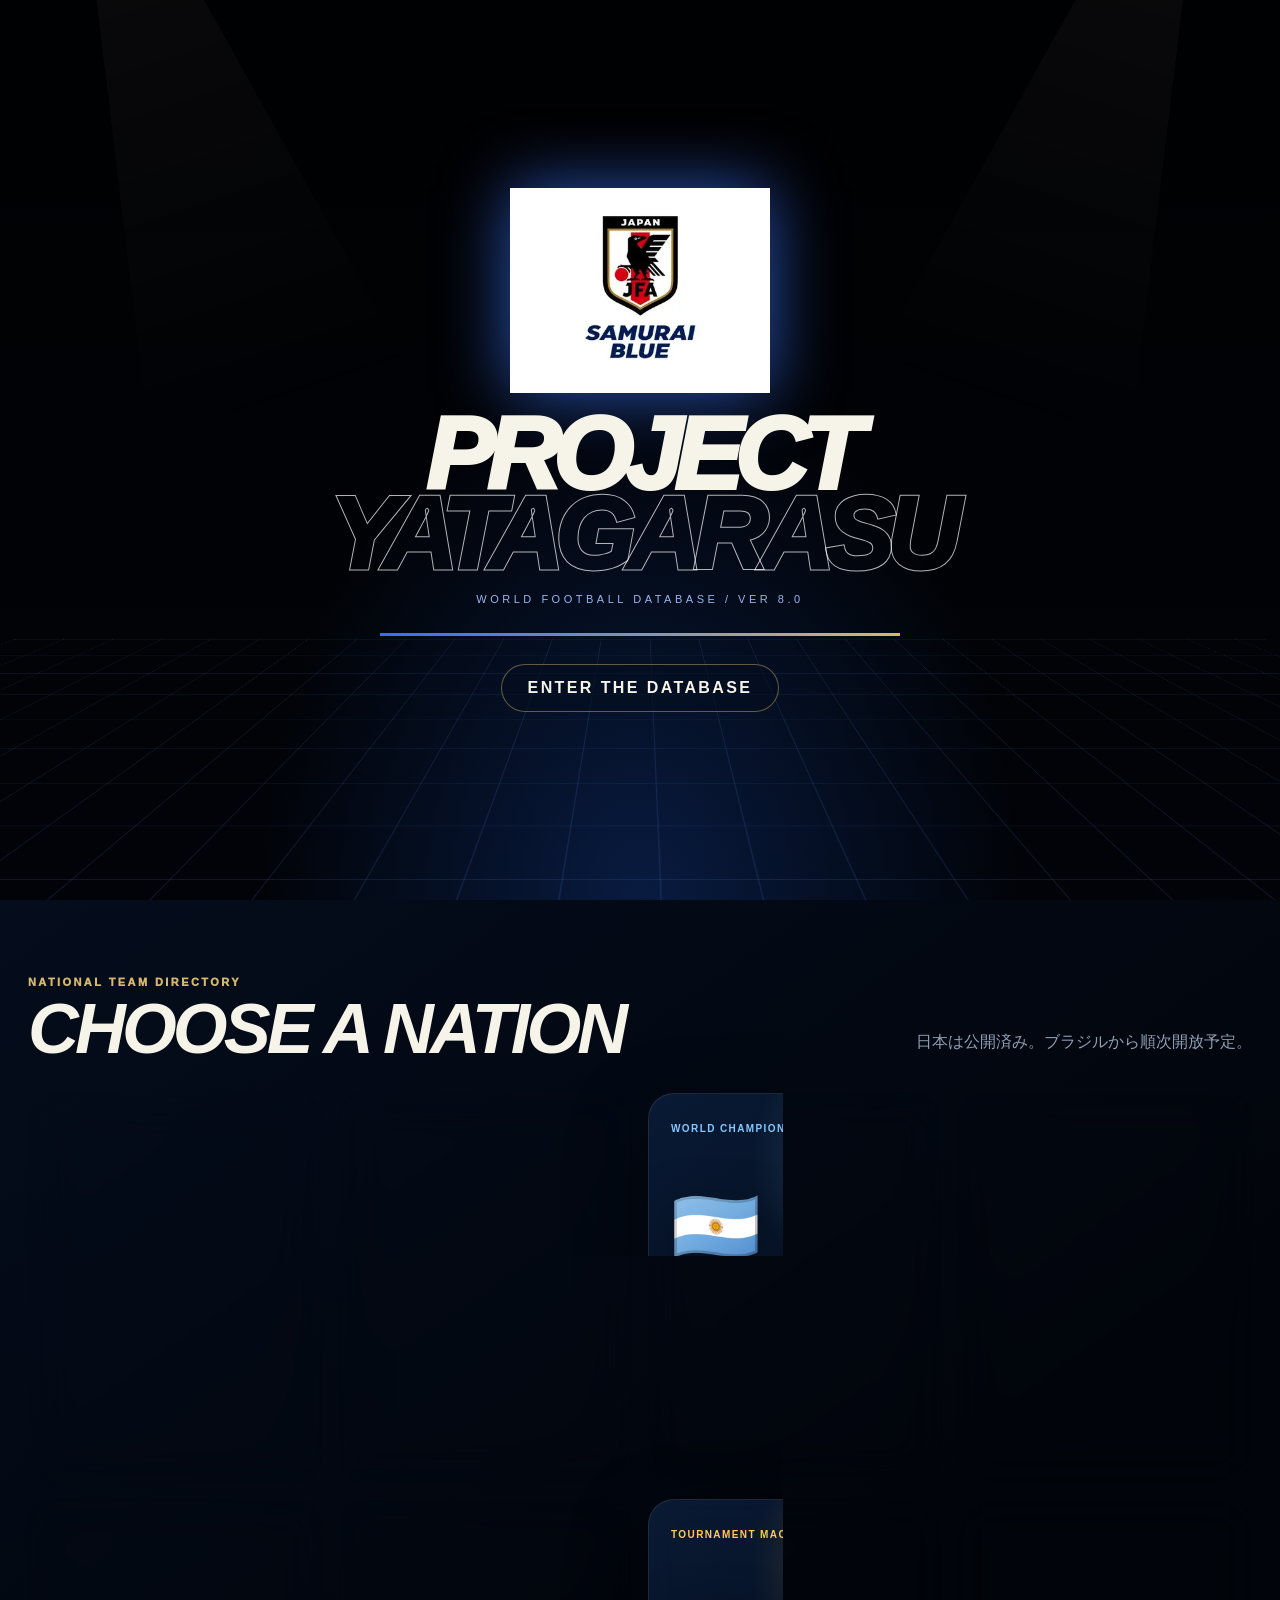
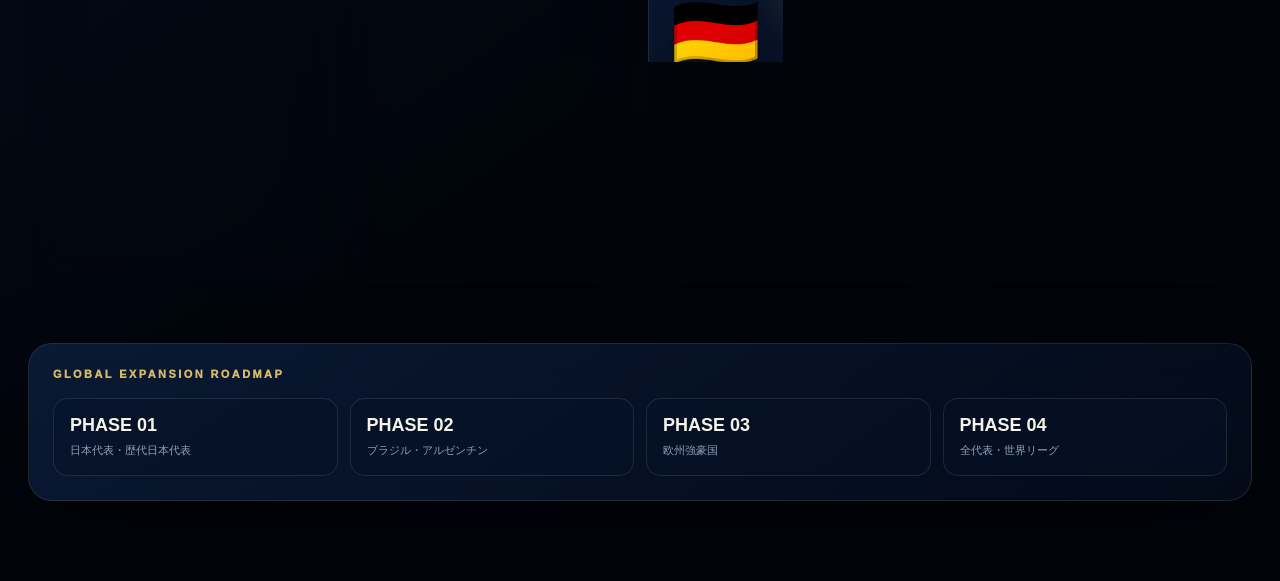
<file: nations.html>
<!doctype html>
<html lang="ja"><head>
<meta charset="utf-8"><meta name="viewport" content="width=device-width,initial-scale=1">
<title>NATIONS GATE | PROJECT YATAGARASU</title>
<link rel="stylesheet" href="css/common.css">
<link rel="stylesheet" href="css/nations.css">
<link rel="stylesheet" href="css/opening.css">
<link rel="stylesheet" href="css/core-v80.css"><link rel="stylesheet" href="css/intro-v80.css"></head><body data-theme="japan"><div class="fx-grid"></div><div id="y80Intro" class="y80-intro">
<div class="y80-stadium"></div><div class="y80-light l1"></div><div class="y80-light l2"></div><div class="y80-grid"></div>
<div class="y80-center">
<img class="y80-logo" src="assets/ui/yatagarasu.png" alt="PROJECT YATAGARASU">
<div class="y80-title">PROJECT<br><span>YATAGARASU</span></div>
<div class="y80-sub">WORLD FOOTBALL DATABASE / VER 8.0</div>
<div class="y80-loader"><i></i></div>
<div class="y80-enter"><button id="y80Enter">ENTER THE DATABASE</button></div>
</div></div>
<div id="yataOpening" class="yata-opening">
  <div class="yata-opening-grid"></div><div class="yata-opening-glow"></div>
  <div class="yata-opening-content">
    <img class="yata-opening-logo" src="assets/ui/yatagarasu.png" alt="八咫烏">
    <div class="yata-opening-title">PROJECT<br><span>YATAGARASU</span></div>
    <div class="yata-opening-sub">NATIONS GATE</div>
    <div class="yata-opening-button"><button id="yataEnter">ENTER THE WORLD</button></div>
  </div>
</div>

<header class="site-header"><nav class="site-nav">
<a class="brand" href="index.html"><img src="assets/logo/samurai-blue.png" alt=""><span>PROJECT YATAGARASU <small>GLOBAL FOOTBALL ENCYCLOPEDIA</small></span></a>
<div class="nav-links"><a href="index.html">HOME</a><a href="index.html#players">PLAYER</a><a href="legends.html">LEGENDS</a><a href="world-map.html">WORLD MAP</a><a class="active" href="nations.html">NATIONS</a><a href="compare.html">COMPARE</a><a href="ranking.html">RANKING</a></div>
</nav></header>

<main class="nations-page">
  <section class="nations-hero">
    <div class="nations-copy">
      <div class="kicker">BEYOND JAPAN / GLOBAL ARCHIVE</div>
      <h1>ENTER THE<br><span>FOOTBALL WORLD</span></h1>
      <p>日本代表から始まったPROJECT YATAGARASUは、各国代表・歴代スター・世界のリーグへ。国ごとの哲学、スター、歴史、戦術を一つの図鑑へ統合する。</p>
      <div class="nations-quick">
        <span>8 NATIONAL GATES</span><span>LEGENDS</span><span>WORLD CUP HISTORY</span><span>TACTICAL IDENTITY</span>
      </div>
    </div>

    <div class="world-orbit">
      <div class="world-core">
        <div class="world-ring"></div>
        <img src="assets/ui/yatagarasu.png" alt="">
        <span class="world-pin p1">🇯🇵</span>
        <span class="world-pin p2">🇧🇷</span>
        <span class="world-pin p3">🇦🇷</span>
        <span class="world-pin p4">🇫🇷</span>
        <span class="world-pin p5">🇪🇸</span>
        <span class="world-pin p6">🇩🇪</span>
      </div>
    </div>
  </section>

  <section class="nations-directory">
    <div class="directory-head">
      <div><div class="kicker">NATIONAL TEAM DIRECTORY</div><h2>CHOOSE A NATION</h2></div>
      <p>日本は公開済み。ブラジルから順次開放予定。</p>
    </div>
    <div id="nationGrid" class="nation-grid"></div>

    <section class="panel expansion-map">
      <div class="kicker">GLOBAL EXPANSION ROADMAP</div>
      <div class="expansion-map-grid">
        <div class="expansion-step"><b>PHASE 01</b><span>日本代表・歴代日本代表</span></div>
        <div class="expansion-step"><b>PHASE 02</b><span>ブラジル・アルゼンチン</span></div>
        <div class="expansion-step"><b>PHASE 03</b><span>欧州強豪国</span></div>
        <div class="expansion-step"><b>PHASE 04</b><span>全代表・世界リーグ</span></div>
      </div>
    </section>
  </section>
</main>

<script src="js/nations-data.js"></script>
<script src="js/nations-v71.js"></script>
<script src="js/opening.js"></script>
<script src="js/core-v80.js"></script><script src="js/intro-v80.js"></script></body></html>
</file>
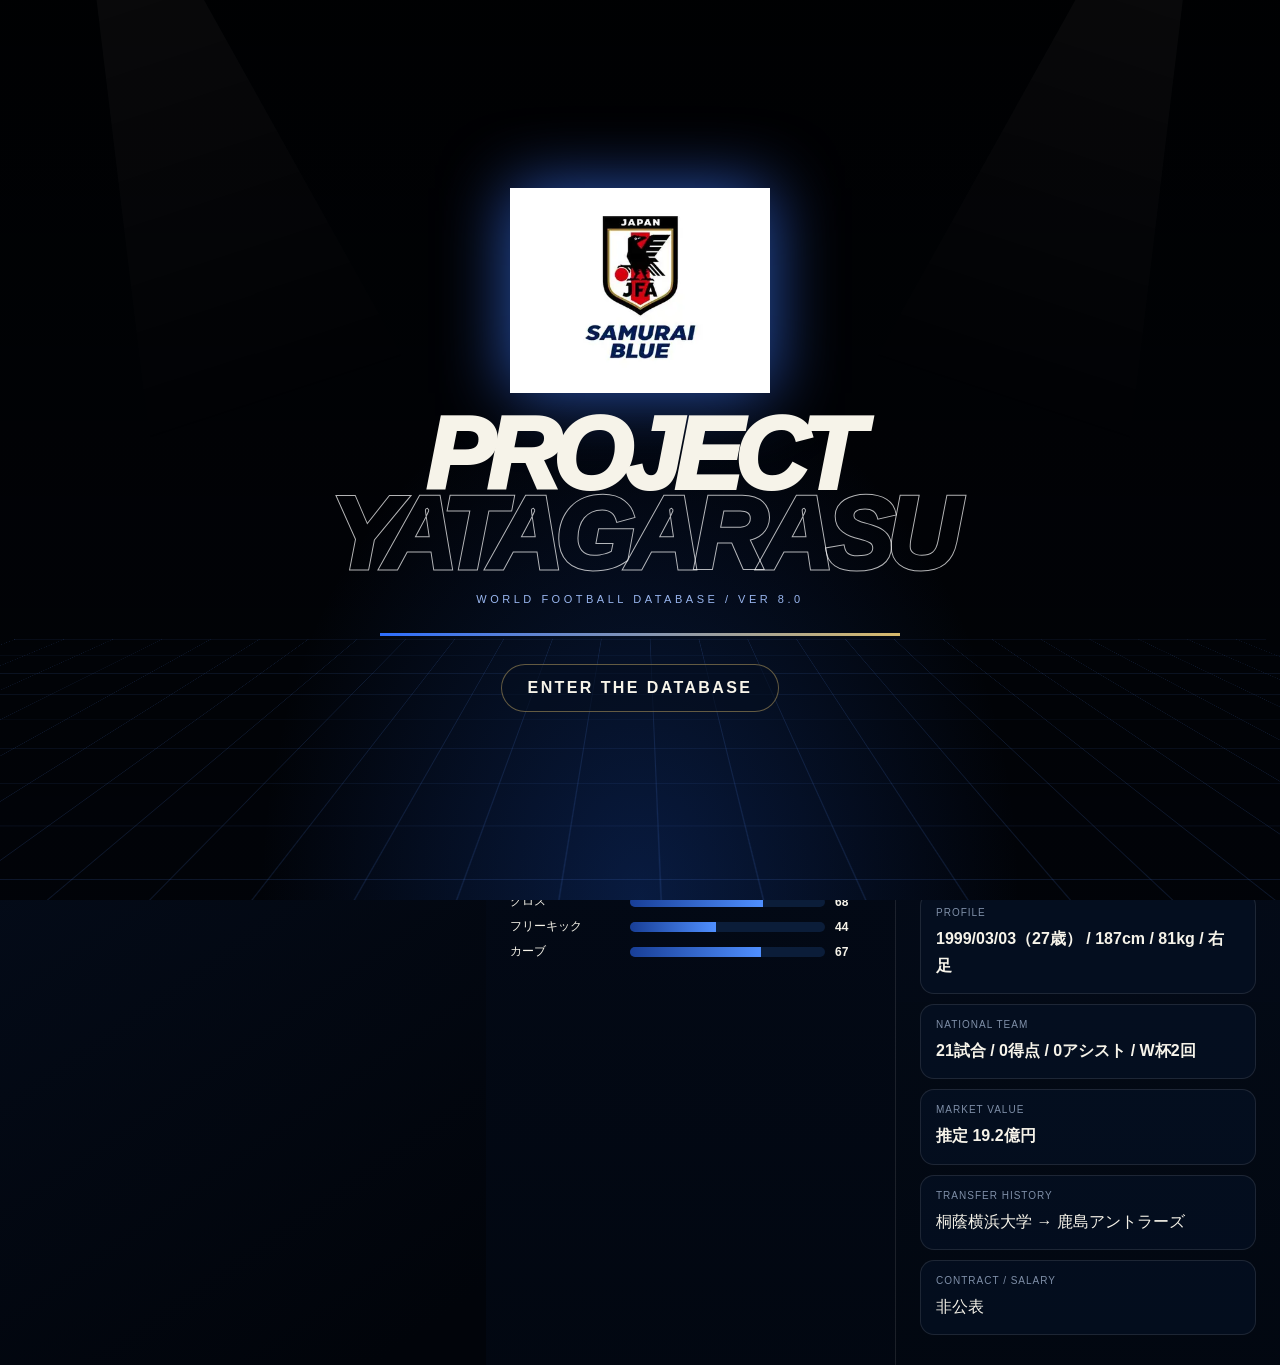
<file: player.html>
<!doctype html>
<html lang="ja"><head>
<meta charset="utf-8"><meta name="viewport" content="width=device-width,initial-scale=1">
<title>PLAYER | PROJECT YATAGARASU</title>
<link rel="stylesheet" href="css/common.css"><link rel="stylesheet" href="css/pages.css">
<link rel="stylesheet" href="css/opening.css"><link rel="stylesheet" href="css/core-v80.css"><link rel="stylesheet" href="css/intro-v80.css"></head><body data-theme="japan"><div class="fx-grid"></div><div id="y80Intro" class="y80-intro">
<div class="y80-stadium"></div><div class="y80-light l1"></div><div class="y80-light l2"></div><div class="y80-grid"></div>
<div class="y80-center">
<img class="y80-logo" src="assets/ui/yatagarasu.png" alt="PROJECT YATAGARASU">
<div class="y80-title">PROJECT<br><span>YATAGARASU</span></div>
<div class="y80-sub">WORLD FOOTBALL DATABASE / VER 8.0</div>
<div class="y80-loader"><i></i></div>
<div class="y80-enter"><button id="y80Enter">ENTER THE DATABASE</button></div>
</div></div><div id="yataOpening" class="yata-opening"><div class="yata-opening-grid"></div><div class="yata-opening-glow"></div><div class="yata-opening-content"><img class="yata-opening-logo" src="assets/ui/yatagarasu.png" alt="八咫烏"><div class="yata-opening-title">PROJECT<br><span>YATAGARASU</span></div><div class="yata-opening-sub">THE FOOTBALL ENCYCLOPEDIA</div><div class="yata-opening-button"><button id="yataEnter">ENTER THE ARCHIVE</button></div></div></div>
<header class="site-header"><nav class="site-nav">
<a class="brand" href="index.html"><img src="assets/logo/samurai-blue.png" alt=""><span>PROJECT YATAGARASU <small>PLAYER PORTRAIT</small></span></a>
<div class="nav-links"><a href="index.html">HOME</a><a class="active" href="index.html#players">PLAYER</a><a href="compare.html">COMPARE</a><a href="ranking.html">RANKING</a></div>
</nav></header>

<main class="player-layout">
  <section class="player-photo-zone">
    <img id="photo" alt="">
    <div class="ovr-chip"><div><b id="ovr"></b><span>OVERALL</span></div></div>
    <div class="player-id">
      <div class="meta-line"><span id="position"></span><span id="rarity"></span><span>JAPAN</span></div>
      <h1 id="name"></h1>
      <div id="english" class="en"></div>
      <div class="clubline"><span id="clubName"></span><span id="number"></span></div>
    </div>
  </section>

  <section class="attribute-zone">
    <div class="kicker">ATTRIBUTE ANALYSIS</div>
    <h2>能力分析</h2>
    <div class="subhead">純粋に数値と得意分野を分析</div>
    <div class="attribute-card"><canvas id="radar"></canvas></div>
    <div id="statStack" class="stat-stack"></div>
  </section>

  <section class="scout-zone">
    <div class="kicker">AI SCOUT REPORT</div>
    <h2>選手総評</h2>
    <div class="subhead">役割・適性・将来性・試合への影響を評価</div>

    <article class="scout-report">
      <div class="ai-tag">PROJECT YATAGARASU AI ANALYSIS</div>
      <h3 id="bestRole"></h3>
      <p id="aiReview"></p>
      <div class="scout-metrics">
        <div class="scout-metric"><span>IMPACT SCORE</span><b id="impactScore"></b></div>
        <div class="scout-metric"><span>GROWTH POTENTIAL</span><b id="growthPotential"></b></div>
        <div class="scout-metric"><span>KEY STRENGTHS</span><div id="keyStrengths" class="strengths"></div></div>
        <div class="scout-metric"><span>PLAY STYLE</span><div id="traits" class="strengths"></div></div>
      </div>
    </article>

    <div id="profileStack" class="profile-stack"></div>
  </section>
</main>

<script src="js/data.js"></script><script src="js/common.js"></script><script src="js/player-v62.js"></script>
<script src="js/opening.js"></script><script src="js/core-v80.js"></script><script src="js/intro-v80.js"></script></body></html>
</file>
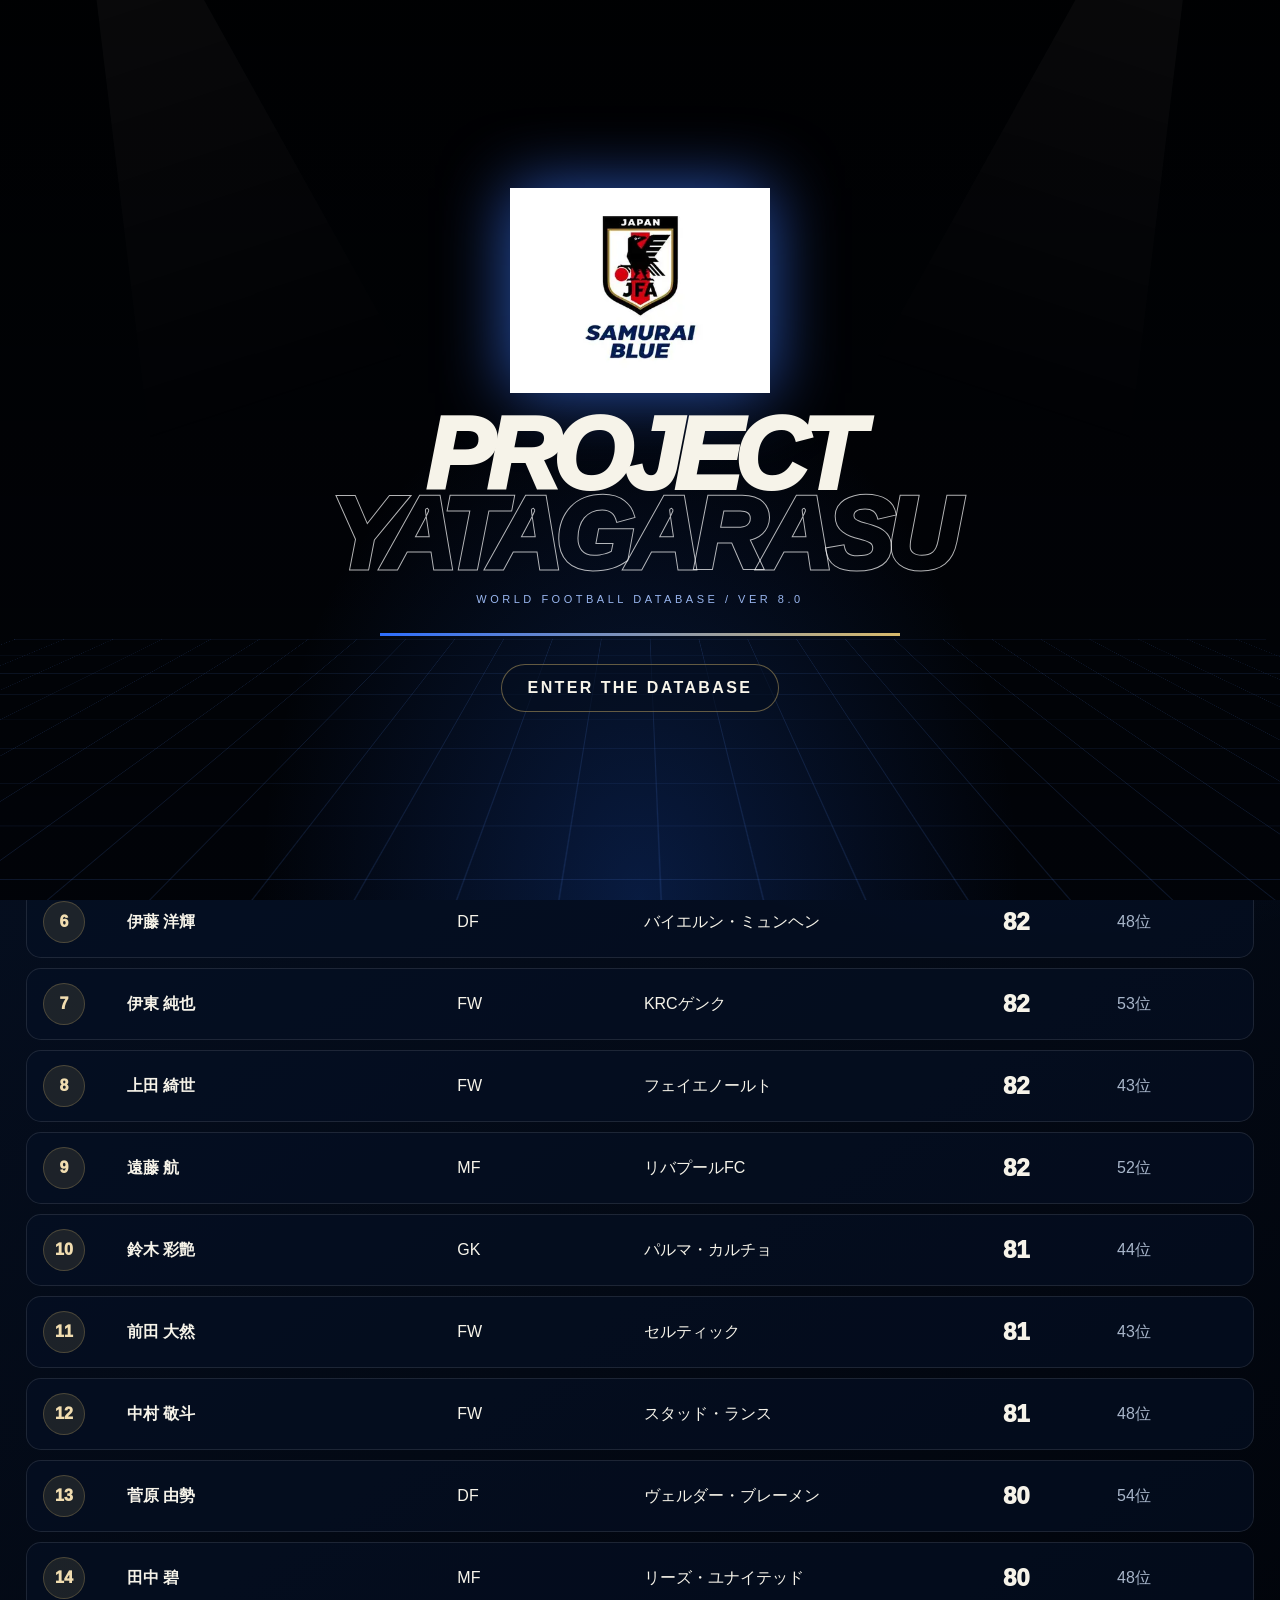
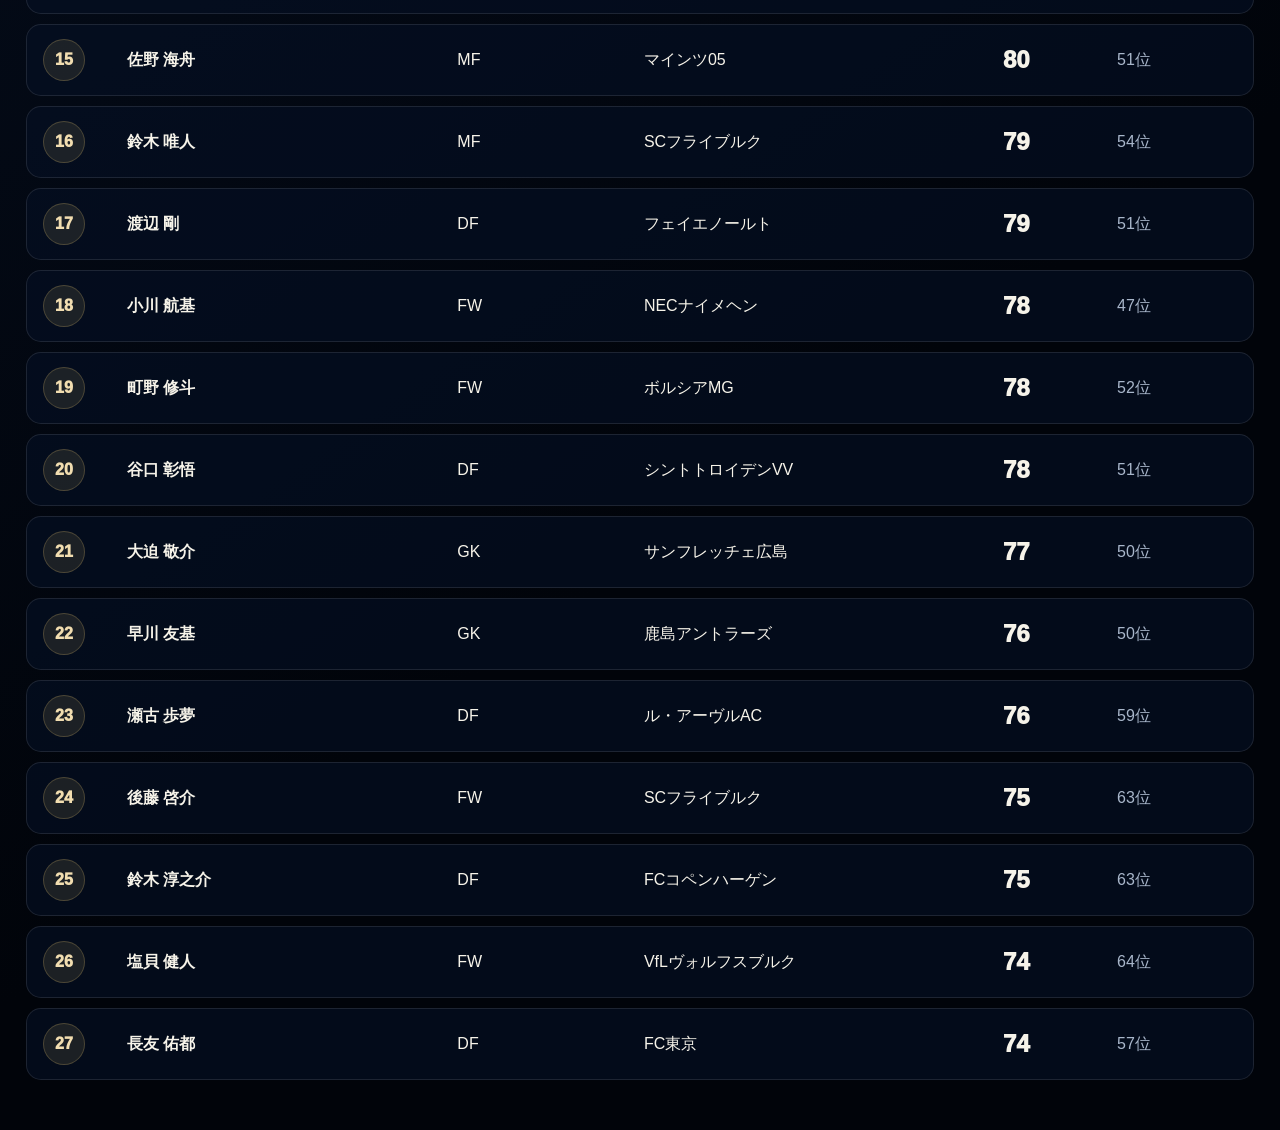
<file: ranking.html>
<!doctype html>
<html lang="ja"><head>
<meta charset="utf-8"><meta name="viewport" content="width=device-width,initial-scale=1">
<title>RANKING | PROJECT YATAGARASU</title>
<link rel="stylesheet" href="css/common.css"><link rel="stylesheet" href="css/pages.css">
<link rel="stylesheet" href="css/opening.css"><link rel="stylesheet" href="css/core-v80.css"><link rel="stylesheet" href="css/intro-v80.css"></head><body data-theme="japan"><div class="fx-grid"></div><div id="y80Intro" class="y80-intro">
<div class="y80-stadium"></div><div class="y80-light l1"></div><div class="y80-light l2"></div><div class="y80-grid"></div>
<div class="y80-center">
<img class="y80-logo" src="assets/ui/yatagarasu.png" alt="PROJECT YATAGARASU">
<div class="y80-title">PROJECT<br><span>YATAGARASU</span></div>
<div class="y80-sub">WORLD FOOTBALL DATABASE / VER 8.0</div>
<div class="y80-loader"><i></i></div>
<div class="y80-enter"><button id="y80Enter">ENTER THE DATABASE</button></div>
</div></div><div id="yataOpening" class="yata-opening"><div class="yata-opening-grid"></div><div class="yata-opening-glow"></div><div class="yata-opening-content"><img class="yata-opening-logo" src="assets/ui/yatagarasu.png" alt="八咫烏"><div class="yata-opening-title">PROJECT<br><span>YATAGARASU</span></div><div class="yata-opening-sub">THE FOOTBALL ENCYCLOPEDIA</div><div class="yata-opening-button"><button id="yataEnter">ENTER THE ARCHIVE</button></div></div></div>
<header class="site-header"><nav class="site-nav">
<a class="brand" href="index.html"><img src="assets/logo/samurai-blue.png" alt=""><span>PROJECT YATAGARASU <small>GLOBAL FOOTBALL DATABASE</small></span></a>
<div class="nav-links"><a href="index.html">HOME</a><a href="index.html#players">PLAYER</a><a href="legends.html">LEGENDS</a><a href="world-map.html">WORLD MAP</a><a href="nations.html">NATIONS</a><a href="compare.html">COMPARE</a><a class="active" href="ranking.html">RANKING</a></div>
</nav></header>

<main class="ranking-page">
  <div class="page-wrap">
    <div class="page-heading">
      <div><div class="kicker">POWER INDEX</div><h1>RANKING</h1></div>
      <p>総合値・影響度・ポジションで並べ替え</p>
    </div>

    <div class="ranking-controls">
      <select id="rankType" class="ranking-select">
        <option value="ovr">総合能力 OVR</option>
        <option value="impactScore">影響度スコア</option>
        <option value="ageAsc">若手順</option>
      </select>
      <select id="positionFilter" class="ranking-select">
        <option value="ALL">全ポジション</option>
        <option value="GK">GK</option>
        <option value="DF">DF</option>
        <option value="MF">MF</option>
        <option value="FW">FW</option>
      </select>
    </div>

    <section id="podium" class="podium"></section>
    <section id="rankingList" class="ranking-list"></section>
  </div>
</main>

<script src="js/data.js"></script><script src="js/ranking-v62.js"></script>
<script src="js/opening.js"></script><script src="js/core-v80.js"></script><script src="js/intro-v80.js"></script></body></html>
</file>
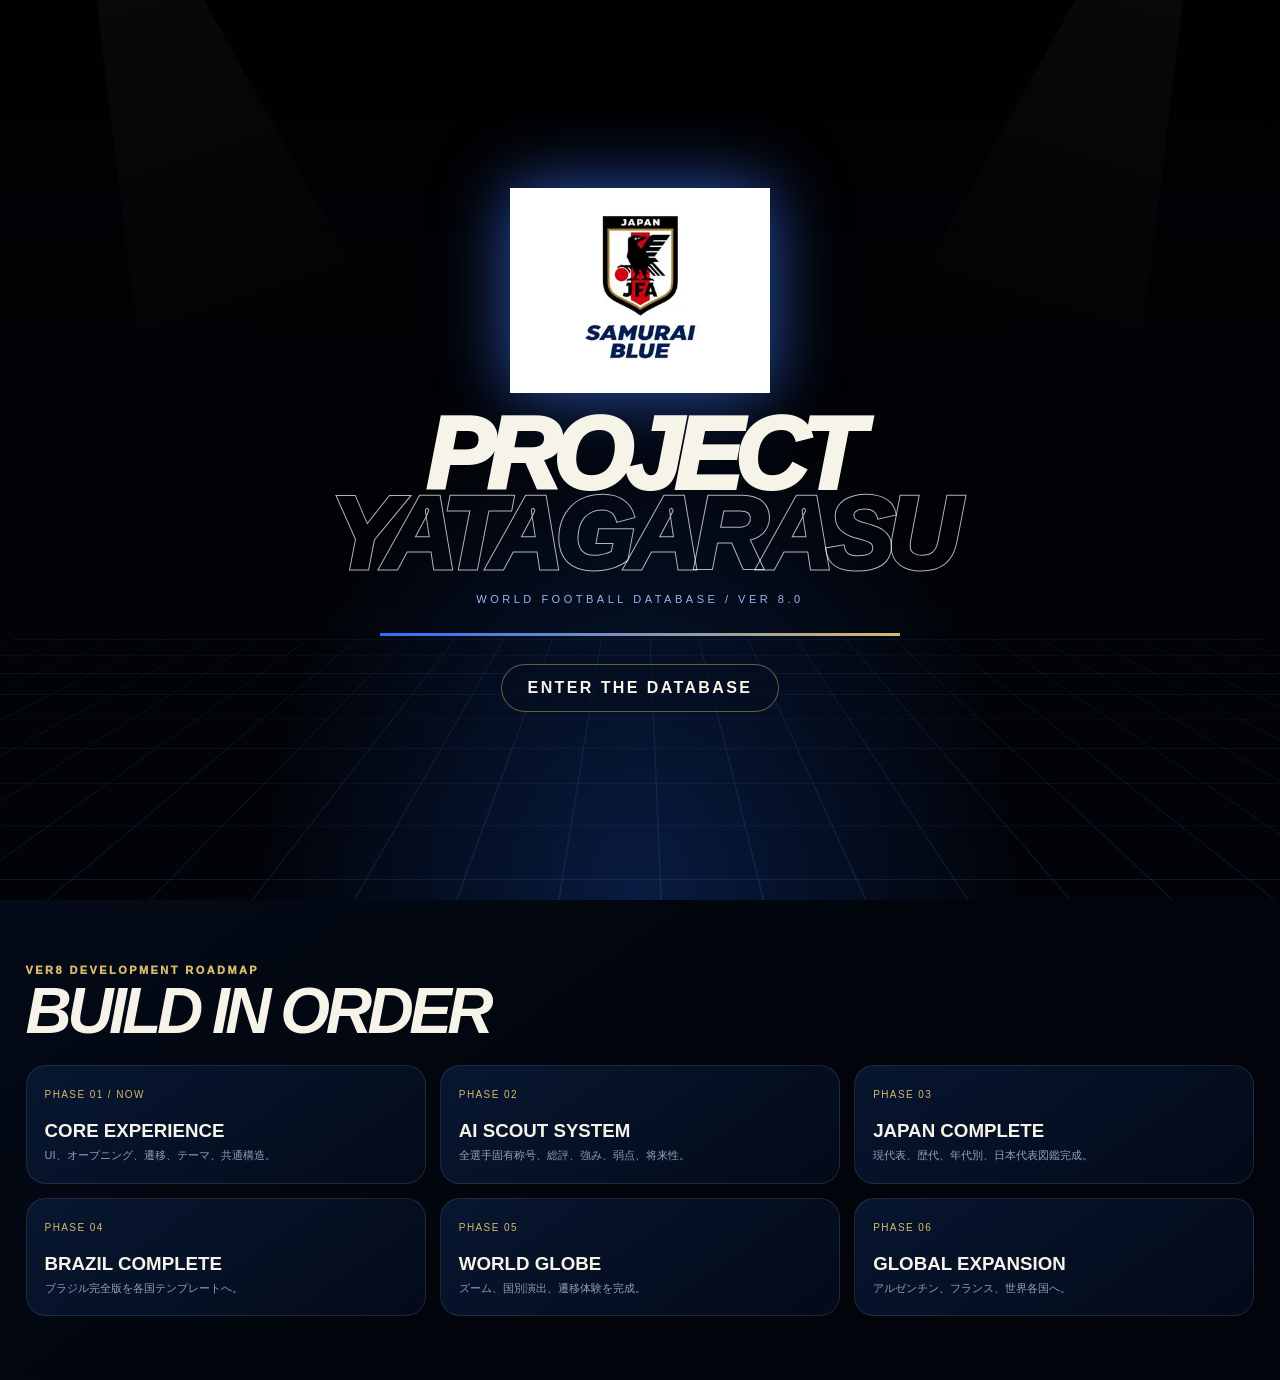
<file: ver8.html>
<!doctype html><html lang="ja"><head>
<meta charset="utf-8"><meta name="viewport" content="width=device-width,initial-scale=1">
<title>VER8 CORE EXPERIENCE | PROJECT YATAGARASU</title>
<link rel="stylesheet" href="css/common.css"><link rel="stylesheet" href="css/core-v80.css"><link rel="stylesheet" href="css/intro-v80.css">
<style>
.core-hero{min-height:100vh;padding-top:76px;display:grid;grid-template-columns:1.1fr .9fr;align-items:center;gap:24px;padding-left:4vw;padding-right:4vw}
.core-visual{min-height:620px;position:relative;display:grid;place-items:center}
.core-orbit{width:480px;aspect-ratio:1;border-radius:50%;border:1px solid rgba(255,255,255,.12);box-shadow:0 0 100px rgba(54,108,245,.18),inset 0 0 100px rgba(54,108,245,.09);display:grid;place-items:center}
.core-orbit img{width:46%;opacity:.24;filter:grayscale(1) brightness(1.8)}
.core-roadmap{display:grid;grid-template-columns:repeat(3,1fr);gap:14px;margin-top:28px}
.roadmap-card{padding:18px}.roadmap-card span{color:var(--accent);font-size:10px;letter-spacing:.14em}.roadmap-card h3{margin:18px 0 5px}.roadmap-card p{margin:0;color:var(--muted);font-size:11px;line-height:1.6}
@media(max-width:900px){.core-hero{grid-template-columns:1fr}.core-roadmap{grid-template-columns:1fr}.core-orbit{width:300px}}
</style></head><body data-theme="japan">
<div class="fx-grid"></div>
<div id="y80Intro" class="y80-intro"><div class="y80-stadium"></div><div class="y80-light l1"></div><div class="y80-light l2"></div><div class="y80-grid"></div><div class="y80-center"><img class="y80-logo" src="assets/ui/yatagarasu.png"><div class="y80-title">PROJECT<br><span>YATAGARASU</span></div><div class="y80-sub">WORLD FOOTBALL DATABASE / VER 8.0</div><div class="y80-loader"><i></i></div><div class="y80-enter"><button id="y80Enter">ENTER THE DATABASE</button></div></div></div>
<header class="app-header"><nav class="app-nav"><a class="app-brand" href="index.html"><img src="assets/logo/samurai-blue.png"><span>PROJECT YATAGARASU <small>VER8 CORE EXPERIENCE</small></span></a><div class="app-links"><a href="index.html">HOME</a><a href="world-map.html">WORLD GLOBE</a><a href="nations.html">NATIONS</a><a href="compare.html">AI COMPARE</a></div></nav></header>
<main class="app-shell">
<section class="core-hero">
<div><div class="kicker">PHASE 01 / CORE EXPERIENCE</div><h1 class="display-title">THE NEW<br><span>FOUNDATION</span></h1><p class="lead">Ver8.0は一度に膨らませず、まず全ページの体験を統一する。映画的オープニング、国別テーマ、共通UI、ページ遷移、AIスカウト用データ構造を完成させる。</p><div style="display:flex;gap:10px;flex-wrap:wrap;margin-top:24px"><a class="ui-btn primary" href="index.html">ENTER CURRENT SITE</a><a class="ui-btn" href="world-map.html">OPEN WORLD GLOBE</a></div></div>
<div class="core-visual"><div class="core-orbit"><img src="assets/ui/yatagarasu.png"></div></div>
</section>
<section class="page-section"><div class="kicker">VER8 DEVELOPMENT ROADMAP</div><h2 class="display-title" style="font-size:clamp(40px,5vw,78px)">BUILD IN ORDER</h2><div class="core-roadmap">
<article class="ui-card roadmap-card"><span>PHASE 01 / NOW</span><h3>CORE EXPERIENCE</h3><p>UI、オープニング、遷移、テーマ、共通構造。</p></article>
<article class="ui-card roadmap-card"><span>PHASE 02</span><h3>AI SCOUT SYSTEM</h3><p>全選手固有称号、総評、強み、弱点、将来性。</p></article>
<article class="ui-card roadmap-card"><span>PHASE 03</span><h3>JAPAN COMPLETE</h3><p>現代表、歴代、年代別、日本代表図鑑完成。</p></article>
<article class="ui-card roadmap-card"><span>PHASE 04</span><h3>BRAZIL COMPLETE</h3><p>ブラジル完全版を各国テンプレートへ。</p></article>
<article class="ui-card roadmap-card"><span>PHASE 05</span><h3>WORLD GLOBE</h3><p>ズーム、国別演出、遷移体験を完成。</p></article>
<article class="ui-card roadmap-card"><span>PHASE 06</span><h3>GLOBAL EXPANSION</h3><p>アルゼンチン、フランス、世界各国へ。</p></article>
</div></section>
</main>
<script src="js/core-v80.js"></script><script src="js/intro-v80.js"></script></body></html>
</file>
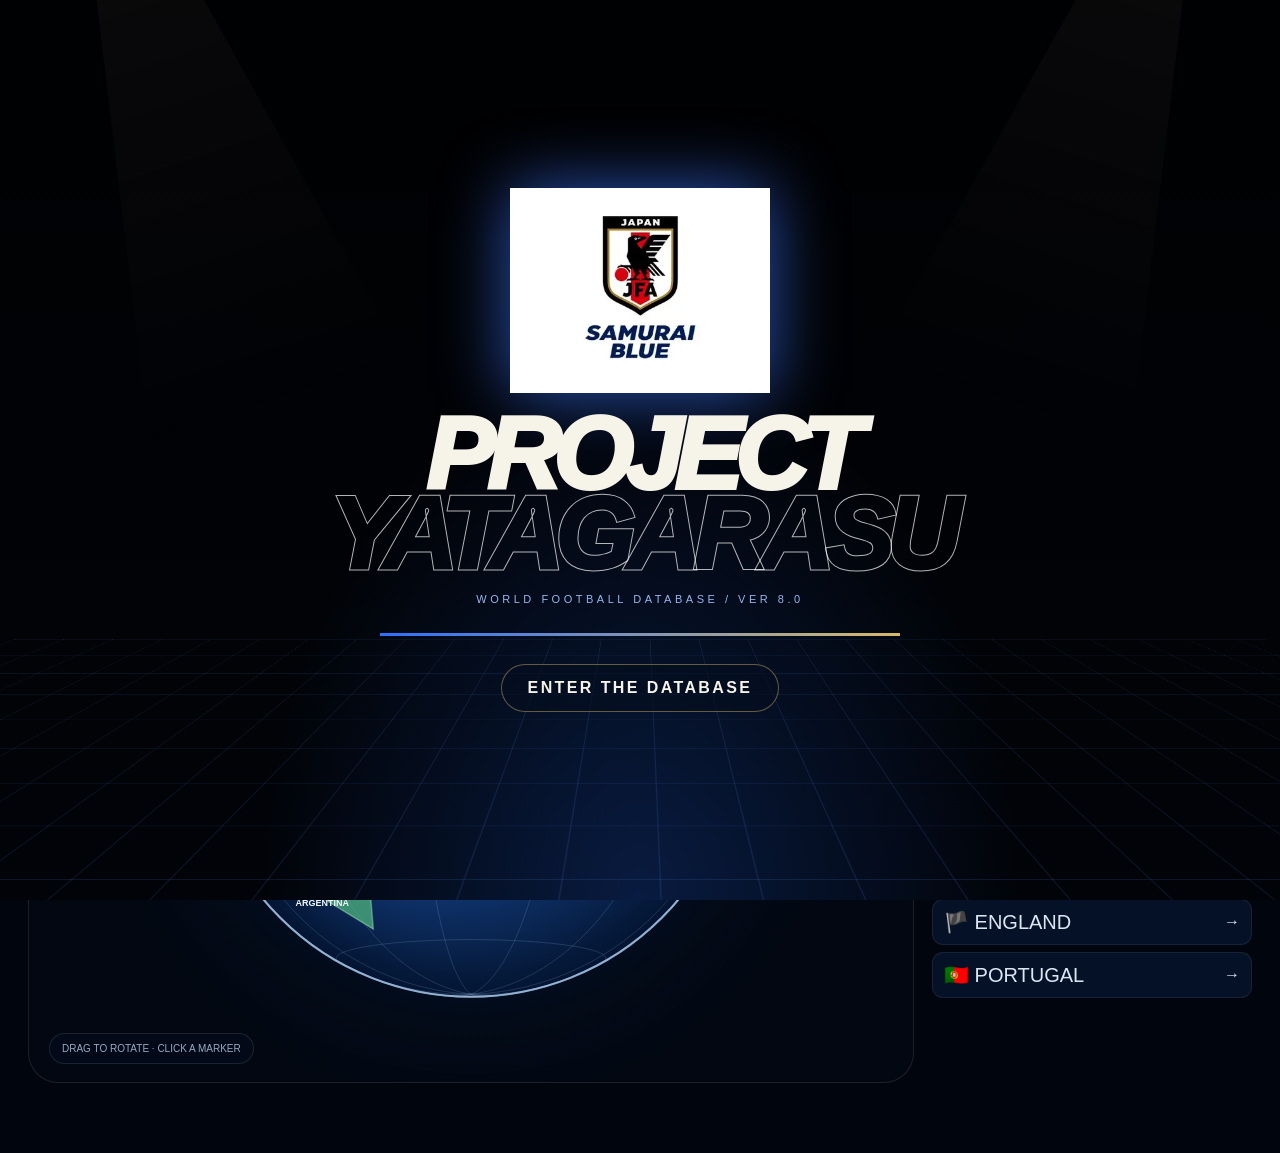
<file: world-map.html>
<!doctype html><html lang="ja"><head>
<meta charset="utf-8"><meta name="viewport" content="width=device-width,initial-scale=1">
<title>WORLD GLOBE | PROJECT YATAGARASU</title>
<link rel="stylesheet" href="css/common.css"><link rel="stylesheet" href="css/ver74.css">
<link rel="stylesheet" href="css/core-v80.css"><link rel="stylesheet" href="css/intro-v80.css"></head><body data-theme="japan"><div class="fx-grid"></div><div id="y80Intro" class="y80-intro">
<div class="y80-stadium"></div><div class="y80-light l1"></div><div class="y80-light l2"></div><div class="y80-grid"></div>
<div class="y80-center">
<img class="y80-logo" src="assets/ui/yatagarasu.png" alt="PROJECT YATAGARASU">
<div class="y80-title">PROJECT<br><span>YATAGARASU</span></div>
<div class="y80-sub">WORLD FOOTBALL DATABASE / VER 8.0</div>
<div class="y80-loader"><i></i></div>
<div class="y80-enter"><button id="y80Enter">ENTER THE DATABASE</button></div>
</div></div>
<header class="site-header"><nav class="site-nav"><a class="brand" href="index.html"><img src="assets/logo/samurai-blue.png"><span>PROJECT YATAGARASU <small>INTERACTIVE WORLD GLOBE</small></span></a><div class="nav-links"><a href="index.html">HOME</a><a class="active" href="world-map.html">WORLD GLOBE</a><a href="nations.html">NATIONS</a></div></nav></header>
<main class="globe-page">
<section class="globe-hero"><div class="kicker">ROTATE / EXPLORE / ENTER</div><h1>WORLD<br><span>GLOBE</span></h1><p>地球儀をドラッグして回転。国のマーカーをクリックして図鑑へ入る。</p></section>
<div class="globe-layout">
<section class="globe-stage"><canvas id="globeCanvas"></canvas><div class="globe-help">DRAG TO ROTATE · CLICK A MARKER</div></section>
<aside class="globe-side"><article class="globe-card"><div class="kicker">AVAILABLE NATIONS</div><h3>国を選ぶ</h3><p>リストから地球儀をその国へ回転させることもできる。</p></article><div id="globeNationList" class="globe-nation-list"></div></aside>
</div>
</main>
<script src="js/globe-v74.js"></script>
<script src="js/core-v80.js"></script><script src="js/intro-v80.js"></script></body></html>
</file>
<file: css/common.css>
:root{
  --midnight:#02040a;
  --navy:#071329;
  --navy-2:#0b1f3d;
  --royal:#0f3272;
  --blue:#2e6fff;
  --ice:#eaf3ff;
  --ivory:#f8f5ec;
  --gold:#d7b96b;
  --gold-soft:#f1ddb0;
  --muted:#8f9db2;
  --line:rgba(255,255,255,.11);
  --glass:rgba(5,13,29,.72);
  --shadow:0 28px 90px rgba(0,0,0,.48);
}
*{box-sizing:border-box}
html{scroll-behavior:smooth}
body{
  margin:0;
  min-height:100vh;
  color:var(--ivory);
  font-family:"Segoe UI","Yu Gothic UI","Hiragino Kaku Gothic ProN",Meiryo,sans-serif;
  background:
    radial-gradient(circle at 82% 4%,rgba(34,84,184,.28),transparent 30%),
    linear-gradient(145deg,var(--navy),var(--midnight) 74%);
  overflow-x:hidden;
}
body::before{
  content:"";
  position:fixed;inset:0;pointer-events:none;z-index:-2;
  background:
    linear-gradient(rgba(255,255,255,.022) 1px,transparent 1px),
    linear-gradient(90deg,rgba(255,255,255,.022) 1px,transparent 1px);
  background-size:62px 62px;
  mask-image:linear-gradient(to bottom,black,transparent 90%);
}
a{color:inherit}
button,input,select{font:inherit}
button{cursor:pointer}
img{max-width:100%}
.site-header{
  position:fixed;left:0;right:0;top:0;z-index:150;height:74px;
  border-bottom:1px solid var(--line);
  background:linear-gradient(180deg,rgba(1,4,10,.92),rgba(1,4,10,.68));
  backdrop-filter:blur(24px);
}
.site-nav{
  max-width:1680px;height:100%;margin:auto;padding:0 26px;
  display:flex;align-items:center;justify-content:space-between;gap:22px;
}
.brand{display:flex;align-items:center;gap:12px;text-decoration:none;font-style:italic;font-weight:950}
.brand img{height:46px;filter:drop-shadow(0 0 16px rgba(46,111,255,.28))}
.brand span{letter-spacing:.02em}
.brand small{font-style:normal;font-weight:500;color:var(--muted)}
.nav-links{display:flex;gap:8px;align-items:center;flex-wrap:wrap}
.nav-links a{
  position:relative;padding:10px 14px;border-radius:999px;
  text-decoration:none;color:var(--muted);font-size:13px;transition:.22s
}
.nav-links a:hover,.nav-links a.active{color:var(--ivory);background:rgba(255,255,255,.035)}
.nav-links a.active{box-shadow:inset 0 0 0 1px rgba(215,185,107,.34)}
.container{max-width:1680px;margin:auto;padding:0 28px}
.panel{
  border:1px solid var(--line);
  background:linear-gradient(145deg,rgba(11,31,61,.80),rgba(4,12,28,.80));
  backdrop-filter:blur(22px);box-shadow:var(--shadow)
}
.btn{
  border:1px solid var(--line);background:rgba(8,20,42,.78);
  color:var(--ivory);padding:11px 17px;border-radius:999px;text-decoration:none;transition:.22s
}
.btn:hover{transform:translateY(-2px);border-color:rgba(215,185,107,.55)}
.btn-primary{
  color:#0a1020;border:0;background:linear-gradient(135deg,var(--gold-soft),var(--gold));
  box-shadow:0 14px 34px rgba(215,185,107,.18)
}
.page-title{margin:0;font-size:clamp(42px,5.2vw,82px);font-style:italic;letter-spacing:-.055em}
.page-subtitle{color:var(--muted);line-height:1.8}
.kicker{color:var(--gold-soft);font-size:11px;letter-spacing:.24em;font-weight:900}
.footer{padding:42px 20px;text-align:center;color:var(--muted);font-size:11px;letter-spacing:.09em}
@media(max-width:780px){
  .brand small{display:none}
  .site-nav,.container{padding-left:12px;padding-right:12px}
  .nav-links a{padding:9px 10px}
}
</file>
<file: css/index.css>
.home-shell{
  min-height:100vh;
  display:grid;
  grid-template-columns:110px minmax(0,1fr);
  padding-top:74px;
}
.vertical-menu{
  position:sticky;top:74px;height:calc(100vh - 74px);
  border-right:1px solid var(--line);
  background:rgba(2,7,16,.78);
  backdrop-filter:blur(18px);
  display:flex;flex-direction:column;align-items:center;justify-content:space-between;
  padding:20px 10px;
}
.vm-logo{width:58px}
.vm-links{display:grid;gap:12px}
.vm-links a{
  width:74px;min-height:68px;
  display:grid;place-items:center;
  text-decoration:none;border:1px solid transparent;border-radius:18px;
  color:#7f8ca2;transition:.22s;
}
.vm-links a span{font-size:10px;letter-spacing:.08em}
.vm-links a:hover,.vm-links a.active{
  color:var(--ivory);border-color:rgba(215,185,107,.34);
  background:linear-gradient(145deg,rgba(31,65,132,.35),rgba(6,18,39,.44));
}
.vm-index{writing-mode:vertical-rl;letter-spacing:.18em;color:#4d5c73;font-size:10px}
.home-main{min-width:0}
.hero-screen{
  position:relative;
  min-height:calc(100vh - 74px);
  display:grid;grid-template-columns:minmax(0,1fr) minmax(500px,.82fr);
  align-items:center;gap:20px;
  padding:60px 4vw 48px;
  overflow:hidden;
}
.hero-screen::before{
  content:"YATAGARASU";
  position:absolute;left:2vw;top:11vh;
  font-size:clamp(110px,17vw,280px);
  line-height:.8;font-weight:950;font-style:italic;
  color:rgba(255,255,255,.018);
  letter-spacing:-.08em;
  pointer-events:none;
}
.hero-copy{position:relative;z-index:3}
.hero-copy h1{
  margin:16px 0 0;
  font-size:clamp(66px,8.3vw,138px);
  line-height:.79;letter-spacing:-.08em;font-style:italic;
}
.hero-copy h1 span{
  display:block;color:transparent;
  -webkit-text-stroke:1px rgba(248,245,236,.72);
}
.hero-copy p{max-width:670px;margin-top:28px;color:var(--muted);line-height:1.95}
.hero-actions{display:flex;gap:12px;flex-wrap:wrap;margin-top:30px}
.hero-visual{position:relative;min-height:650px}
.giant-symbol{
  position:absolute;inset:8% 0 0 0;
  display:grid;place-items:center;
  opacity:.11;filter:grayscale(1) brightness(1.8);
}
.giant-symbol img{width:min(74%,560px)}
.feature-stage{
  position:absolute;inset:28px 0 28px 50px;
  border-left:1px solid rgba(215,185,107,.28);
}
.feature-stage::before{
  content:"";
  position:absolute;left:-1px;top:0;width:1px;height:38%;
  background:linear-gradient(var(--gold-soft),transparent);
}
.feature-player-img{
  position:absolute;right:-2%;bottom:0;width:88%;height:96%;
  object-fit:contain;object-position:center bottom;
  filter:drop-shadow(0 30px 60px rgba(0,0,0,.55));
}
.feature-info{
  position:absolute;left:22px;bottom:24px;z-index:3;
  max-width:360px;padding:18px 18px 16px;
  border-left:4px solid var(--gold);
  background:linear-gradient(90deg,rgba(3,9,20,.92),rgba(3,9,20,.12));
}
.feature-info small{color:var(--gold-soft);letter-spacing:.18em;font-weight:900}
.feature-info h2{margin:8px 0 0;font-size:44px}
.feature-info p{margin:6px 0 0;color:#b7c2d3}
.feature-score{display:flex;gap:14px;align-items:center;margin-top:14px}
.feature-score b{font-size:48px}
.feature-score span{padding:7px 10px;border:1px solid var(--line);border-radius:999px;color:#afc6ef;font-size:11px}
.home-section{padding:72px 3.2vw}
.section-head{display:flex;align-items:end;justify-content:space-between;gap:20px;margin-bottom:26px}
.mode-grid{display:grid;grid-template-columns:1.25fr .75fr .75fr;gap:16px}
.mode-card{
  min-height:250px;padding:26px;border-radius:26px;position:relative;overflow:hidden;text-decoration:none;
  transition:.28s
}
.mode-card:hover{transform:translateY(-8px);border-color:rgba(215,185,107,.52)}
.mode-card.big{min-height:360px}
.mode-card::after{
  content:"";position:absolute;right:-100px;bottom:-140px;width:300px;height:300px;border-radius:50%;
  background:radial-gradient(circle,rgba(46,111,255,.24),transparent 68%);
}
.mode-card small{color:var(--gold-soft);letter-spacing:.18em;font-weight:900}
.mode-card h2{margin:82px 0 8px;font-size:34px}
.mode-card.big h2{font-size:48px;margin-top:132px}
.mode-card p{max-width:380px;color:var(--muted);line-height:1.65}
.showcase-wrap{overflow:hidden}
.showcase{
  display:flex;gap:18px;overflow-x:auto;padding:8px 2px 28px;
  scroll-snap-type:x mandatory;scrollbar-width:thin;scrollbar-color:#294e8a #071224;
}
.showcase-card{
  flex:0 0 330px;height:430px;position:relative;overflow:hidden;
  border:1px solid var(--line);border-radius:26px;scroll-snap-align:start;
  background:linear-gradient(145deg,#0f2a55,#071224 70%);
  text-decoration:none;transition:.28s;
}
.showcase-card:hover{transform:translateY(-8px);border-color:rgba(215,185,107,.55)}
.showcase-card img{position:absolute;right:-10%;bottom:0;width:94%;height:92%;object-fit:cover;object-position:center top}
.showcase-card::before{content:"";position:absolute;inset:0;z-index:1;background:linear-gradient(90deg,rgba(3,11,27,.96) 8%,rgba(3,11,27,.50) 58%,transparent),linear-gradient(to top,rgba(3,11,27,.98),transparent 50%)}
.sc-copy{position:absolute;z-index:2;inset:20px}
.sc-top{display:flex;justify-content:space-between;align-items:flex-start}.sc-ovr{font-size:48px;font-weight:950}.sc-pos{color:#a9bde1;font-size:12px}
.sc-copy h3{position:absolute;left:0;bottom:58px;margin:0;font-size:28px}.sc-club{position:absolute;left:0;bottom:28px;color:#94a5bf;font-size:12px}
.sc-role{position:absolute;right:0;bottom:24px;padding:7px 9px;border:1px solid var(--line);border-radius:999px;color:#d9c387;font-size:10px}
.filter-row{display:flex;gap:8px;flex-wrap:wrap}.filter.active{background:linear-gradient(135deg,var(--gold-soft),var(--gold));color:#0a1020;border:0}
.future-strip{display:grid;grid-template-columns:repeat(4,1fr);gap:12px}
.future-item{padding:18px;border:1px solid var(--line);border-radius:16px;background:rgba(7,18,38,.62)}
.future-item b{display:block;font-size:21px}.future-item span{display:block;margin-top:6px;color:var(--muted);font-size:11px}
@media(max-width:1200px){
  .home-shell{grid-template-columns:1fr}.vertical-menu{display:none}
  .hero-screen{grid-template-columns:1fr}.hero-visual{min-height:520px}
  .mode-grid{grid-template-columns:1fr 1fr}.mode-card.big{grid-column:1/-1}
}
@media(max-width:760px){
  .hero-screen{padding-left:18px;padding-right:18px}.hero-visual{min-height:430px}
  .feature-stage{left:0}.feature-player-img{width:100%}
  .home-section{padding-left:14px;padding-right:14px}
  .mode-grid{grid-template-columns:1fr}.mode-card.big{grid-column:auto}
  .future-strip{grid-template-columns:1fr 1fr}
}

.future-item{text-decoration:none;transition:.24s}
.future-item:hover{transform:translateY(-5px);border-color:rgba(215,185,107,.38);background:rgba(11,31,61,.72)}
</file>
<file: css/opening.css>
.yata-opening{position:fixed;inset:0;z-index:9999;display:grid;place-items:center;overflow:hidden;background:radial-gradient(circle at center,rgba(35,89,205,.22),transparent 38%),#00030a}
.yata-opening.is-hidden{animation:yataClose .95s ease forwards}
.yata-opening-grid{position:absolute;inset:-20%;background-image:linear-gradient(rgba(91,145,255,.13) 1px,transparent 1px),linear-gradient(90deg,rgba(91,145,255,.13) 1px,transparent 1px);background-size:74px 74px;transform:perspective(760px) rotateX(67deg) translateY(34%) scale(1.55);opacity:.23}
.yata-opening-glow{position:absolute;width:62vmin;height:62vmin;border-radius:50%;border:1px solid rgba(106,164,255,.20);box-shadow:0 0 90px rgba(42,102,232,.22),inset 0 0 90px rgba(42,102,232,.10);animation:yataOrbit 8s linear infinite}
.yata-opening-content{position:relative;z-index:3;text-align:center;width:min(92vw,980px)}
.yata-opening-logo{width:min(36vw,320px);opacity:0;filter:drop-shadow(0 0 44px rgba(46,111,255,.78));animation:yataLogoIn 3.4s cubic-bezier(.2,.72,.2,1) forwards}
.yata-opening-title{margin-top:20px;font-size:clamp(42px,6.8vw,98px);line-height:.88;font-style:italic;font-weight:950;letter-spacing:-.05em;opacity:0;animation:yataTextIn .9s 2.05s forwards}
.yata-opening-title span{display:block;color:transparent;-webkit-text-stroke:1px rgba(248,245,236,.72)}
.yata-opening-sub{margin-top:18px;color:#9bbcff;font-size:11px;letter-spacing:.34em;opacity:0;animation:yataTextIn .8s 2.72s forwards}
.yata-opening-button{margin-top:38px;opacity:0;animation:yataTextIn .8s 3.2s forwards}
.yata-opening-button button{border:1px solid rgba(215,185,107,.46);border-radius:999px;padding:15px 30px;color:#f8f5ec;background:rgba(5,14,31,.65);font-weight:950;letter-spacing:.19em;animation:yataPulse 2s infinite}
@keyframes yataLogoIn{0%{opacity:0;transform:scale(.62) rotate(-4deg)}24%{opacity:1;transform:scale(.96)}72%{opacity:1;transform:scale(1.05)}100%{opacity:1;transform:scale(1)}}
@keyframes yataTextIn{to{opacity:1}}@keyframes yataPulse{0%,100%{box-shadow:0 0 0 0 rgba(215,185,107,.24)}50%{box-shadow:0 0 0 15px rgba(215,185,107,0)}}@keyframes yataOrbit{to{transform:rotate(360deg)}}@keyframes yataClose{to{opacity:0;visibility:hidden;pointer-events:none;transform:scale(1.05)}}
</file>
<file: css/core-v80.css>
:root{
  --bg-0:#01040a;
  --bg-1:#071126;
  --bg-2:#0d1c3d;
  --surface:rgba(7,18,39,.74);
  --surface-strong:rgba(8,22,48,.92);
  --text:#f6f3e9;
  --muted:#91a0b6;
  --line:rgba(255,255,255,.10);
  --accent:#d7b96b;
  --accent-2:#4b7eff;
  --danger:#ff6a6a;
  --success:#53d693;
  --shadow:0 28px 80px rgba(0,0,0,.45);
  --radius-xl:28px;
  --radius-lg:20px;
  --radius-md:14px;
  --space:clamp(16px,2vw,30px);
}
html{scroll-behavior:smooth}
body{
  background:
    radial-gradient(circle at 82% 4%,color-mix(in srgb,var(--accent-2) 25%,transparent),transparent 30%),
    linear-gradient(145deg,var(--bg-1),var(--bg-0) 72%);
  color:var(--text)
}
body[data-theme="japan"]{--accent:#d7b96b;--accent-2:#2e6fff;--bg-1:#071329;--bg-2:#0b1f3d}
body[data-theme="brazil"]{--accent:#f4d13f;--accent-2:#2eb76d;--bg-1:#062414;--bg-2:#0c4d2a}
body[data-theme="argentina"]{--accent:#9dd6ff;--accent-2:#76bff4;--bg-1:#0a2840;--bg-2:#164d70}
body[data-theme="france"]{--accent:#ff6d6d;--accent-2:#3c6cff;--bg-1:#09152d;--bg-2:#102d68}
body[data-theme="spain"]{--accent:#ffd05a;--accent-2:#e94141;--bg-1:#2c0b0b;--bg-2:#6b1818}
body[data-theme="germany"]{--accent:#e6c35b;--accent-2:#f4f4f4;--bg-1:#111;--bg-2:#2a2a2a}
body[data-theme="portugal"]{--accent:#58d18c;--accent-2:#e04949;--bg-1:#071e14;--bg-2:#4b1010}
body[data-theme="england"]{--accent:#fff;--accent-2:#d64b4b;--bg-1:#101525;--bg-2:#2b365a}

.fx-grid{
  position:fixed;inset:0;pointer-events:none;z-index:-1;
  background:
    linear-gradient(rgba(255,255,255,.022) 1px,transparent 1px),
    linear-gradient(90deg,rgba(255,255,255,.022) 1px,transparent 1px);
  background-size:56px 56px;
  mask-image:linear-gradient(to bottom,black,transparent 90%);
}
.app-shell{min-height:100vh}
.app-header{
  position:fixed;top:0;left:0;right:0;height:76px;z-index:300;
  border-bottom:1px solid var(--line);
  background:linear-gradient(180deg,rgba(1,4,10,.94),rgba(1,4,10,.72));
  backdrop-filter:blur(24px)
}
.app-nav{
  max-width:1720px;height:100%;margin:auto;padding:0 24px;
  display:flex;align-items:center;justify-content:space-between;gap:18px
}
.app-brand{display:flex;align-items:center;gap:12px;text-decoration:none;font-weight:950;font-style:italic}
.app-brand img{height:48px}.app-brand small{font-style:normal;font-weight:500;color:var(--muted)}
.app-links{display:flex;align-items:center;gap:8px;flex-wrap:wrap}
.app-links a{
  padding:10px 13px;border-radius:999px;text-decoration:none;color:var(--muted);font-size:12px;
  transition:.2s
}
.app-links a:hover,.app-links a.active{color:var(--text);background:rgba(255,255,255,.04)}
.app-links a.active{box-shadow:inset 0 0 0 1px color-mix(in srgb,var(--accent) 36%,transparent)}
.page-frame{padding-top:76px}
.page-section{max-width:1720px;margin:auto;padding:64px var(--space)}
.kicker{color:var(--accent);font-size:11px;letter-spacing:.22em;font-weight:950}
.display-title{
  margin:10px 0 0;font-size:clamp(48px,6.4vw,104px);line-height:.8;
  font-style:italic;letter-spacing:-.07em
}
.display-title span{color:transparent;-webkit-text-stroke:1px rgba(246,243,233,.68)}
.lead{max-width:780px;color:var(--muted);line-height:1.9}
.ui-panel{
  border:1px solid var(--line);border-radius:var(--radius-xl);
  background:linear-gradient(145deg,var(--surface-strong),var(--surface));
  backdrop-filter:blur(22px);box-shadow:var(--shadow)
}
.ui-card{
  border:1px solid var(--line);border-radius:var(--radius-lg);
  background:linear-gradient(145deg,rgba(10,28,60,.76),rgba(4,13,29,.80));
  transition:.22s
}
.ui-card:hover{transform:translateY(-5px);border-color:color-mix(in srgb,var(--accent) 38%,transparent)}
.ui-btn{
  display:inline-flex;align-items:center;justify-content:center;gap:8px;
  padding:11px 16px;border-radius:999px;border:1px solid var(--line);
  color:var(--text);background:rgba(7,19,40,.76);text-decoration:none
}
.ui-btn.primary{border:0;color:#081020;background:linear-gradient(135deg,color-mix(in srgb,var(--accent) 75%,white),var(--accent))}
.route-transition{
  position:fixed;inset:0;z-index:9998;pointer-events:none;opacity:0;visibility:hidden;
  background:radial-gradient(circle at center,color-mix(in srgb,var(--accent-2) 28%,transparent),transparent 38%),#01040a
}
.route-transition.active{visibility:visible;animation:routeFlash .85s ease}
.route-transition::before{
  content:"PROJECT YATAGARASU";position:absolute;left:50%;top:50%;transform:translate(-50%,-50%);
  font-size:clamp(38px,6vw,96px);font-weight:950;font-style:italic;letter-spacing:-.06em;
  color:var(--text)
}
@keyframes routeFlash{0%{opacity:0}28%{opacity:1}72%{opacity:1}100%{opacity:0}}
@media(max-width:800px){
  .app-brand small{display:none}.app-nav{padding:0 12px}.app-links a{padding:9px 9px;font-size:10px}
}
</file>
<file: css/intro-v80.css>
.y80-intro{
  position:fixed;inset:0;z-index:10000;display:grid;place-items:center;overflow:hidden;
  background:#00030a
}
.y80-intro.hidden{animation:y80Out 1s ease forwards}
.y80-stadium{
  position:absolute;inset:0;
  background:
    radial-gradient(ellipse at 50% 100%,rgba(28,89,210,.28),transparent 42%),
    linear-gradient(to top,rgba(0,0,0,.18),rgba(0,0,0,.78)),
    #01040a;
}
.y80-light{
  position:absolute;top:-14%;width:28vw;height:85vh;
  background:linear-gradient(to bottom,rgba(255,255,255,.20),transparent 76%);
  clip-path:polygon(42% 0,58% 0,100% 100%,0 100%);
  filter:blur(4px);opacity:.22
}
.y80-light.l1{left:4%;transform:rotate(-18deg)}
.y80-light.l2{right:4%;transform:rotate(18deg)}
.y80-grid{
  position:absolute;inset:45% -20% -20%;
  background-image:
    linear-gradient(rgba(86,142,255,.14) 1px,transparent 1px),
    linear-gradient(90deg,rgba(86,142,255,.14) 1px,transparent 1px);
  background-size:70px 70px;transform:perspective(700px) rotateX(64deg)
}
.y80-center{position:relative;z-index:2;text-align:center}
.y80-logo{
  width:min(30vw,260px);opacity:0;filter:drop-shadow(0 0 34px rgba(60,119,255,.7));
  animation:y80Logo 2.8s cubic-bezier(.2,.8,.2,1) forwards
}
.y80-title{
  margin-top:18px;font-size:clamp(50px,8vw,130px);font-weight:950;font-style:italic;
  line-height:.78;letter-spacing:-.075em;opacity:0;animation:y80Text .7s 1.8s forwards
}
.y80-title span{display:block;color:transparent;-webkit-text-stroke:1px rgba(255,255,255,.7)}
.y80-sub{margin-top:18px;letter-spacing:.32em;color:#99b6ef;font-size:11px;opacity:0;animation:y80Text .7s 2.35s forwards}
.y80-loader{width:min(70vw,520px);height:3px;margin:28px auto 0;background:rgba(255,255,255,.08);overflow:hidden;opacity:0;animation:y80Text .5s 2.6s forwards}
.y80-loader i{display:block;height:100%;width:0;background:linear-gradient(90deg,var(--accent-2),var(--accent));animation:y80Load 2.1s 2.65s forwards}
.y80-enter{margin-top:28px;opacity:0;animation:y80Text .6s 4.3s forwards}
.y80-enter button{
  padding:14px 26px;border-radius:999px;border:1px solid color-mix(in srgb,var(--accent) 45%,transparent);
  color:var(--text);background:rgba(5,14,31,.65);font-weight:900;letter-spacing:.15em
}
@keyframes y80Logo{0%{opacity:0;transform:scale(.55)}65%{opacity:1;transform:scale(1.06)}100%{opacity:1;transform:scale(1)}}
@keyframes y80Text{to{opacity:1}}@keyframes y80Load{to{width:100%}}@keyframes y80Out{to{opacity:0;visibility:hidden;transform:scale(1.04)}}
</file>
<file: css/brazil-v73.css>
body.nation-brazil{
  --nation-accent:#f5d238;
  --nation-secondary:#26a65b;
  --nation-blue:#173c92;
  background:
    radial-gradient(circle at 13% 12%,rgba(35,165,91,.27),transparent 33%),
    radial-gradient(circle at 88% 6%,rgba(245,210,56,.19),transparent 30%),
    linear-gradient(145deg,#062514,#03130c 54%,#071638);
}
body.nation-brazil::before{
  background-image:
    linear-gradient(rgba(245,210,56,.035) 1px,transparent 1px),
    linear-gradient(90deg,rgba(38,166,91,.045) 1px,transparent 1px);
}
.nation-brazil .site-header{
  background:linear-gradient(180deg,rgba(2,24,12,.95),rgba(3,16,18,.76));
  border-bottom-color:rgba(245,210,56,.18)
}
.brazil-opening{
  position:fixed;inset:0;z-index:10000;display:grid;place-items:center;
  background:radial-gradient(circle,rgba(32,160,84,.30),transparent 42%),#011108;
  overflow:hidden;
}
.brazil-opening.hidden{animation:brazilClose .9s forwards}
.brazil-opening::before{
  content:"";position:absolute;width:62vmin;height:62vmin;background:#f5d238;
  transform:rotate(45deg);opacity:.10;box-shadow:0 0 100px rgba(245,210,56,.25)
}
.brazil-opening::after{
  content:"";position:absolute;width:45vmin;height:45vmin;border-radius:50%;
  background:#173c92;opacity:.20;border:2px solid rgba(255,255,255,.12)
}
.brazil-opening-inner{position:relative;z-index:2;text-align:center}
.brazil-opening-flag{font-size:90px;animation:brazilFlag 2.6s cubic-bezier(.2,.8,.2,1)}
.brazil-opening-title{font-size:clamp(70px,11vw,180px);font-weight:950;font-style:italic;line-height:.75;letter-spacing:-.08em;color:#f5d238;text-shadow:0 0 35px rgba(245,210,56,.22)}
.brazil-opening-sub{margin-top:22px;letter-spacing:.3em;color:#f4f1d7;font-weight:800}
.brazil-opening button{margin-top:32px;padding:14px 28px;border-radius:999px;border:1px solid rgba(245,210,56,.5);background:rgba(1,34,17,.72);color:#fff;font-weight:900;letter-spacing:.14em}
@keyframes brazilFlag{0%{transform:scale(.4);opacity:0}60%{transform:scale(1.12);opacity:1}100%{transform:scale(1)}}
@keyframes brazilClose{to{opacity:0;visibility:hidden;transform:scale(1.05)}}

.brazil-hero{
  min-height:760px;position:relative;overflow:hidden;padding:74px 4vw 48px;
  display:grid;grid-template-columns:1.1fr .9fr;align-items:center;
  background:
    linear-gradient(90deg,rgba(2,31,15,.98),rgba(3,35,20,.82) 48%,rgba(7,29,52,.67)),
    radial-gradient(circle at 78% 35%,rgba(245,210,56,.22),transparent 29%);
}
.brazil-hero::before{
  content:"BRAZIL";position:absolute;right:-35px;bottom:-65px;
  font-size:230px;font-style:italic;font-weight:950;letter-spacing:-.09em;color:rgba(245,210,56,.035)
}
.brazil-copy{position:relative;z-index:2}.brazil-copy .flag{font-size:78px}
.brazil-copy h1{margin:12px 0 0;font-size:clamp(78px,10vw,170px);font-style:italic;letter-spacing:-.085em;line-height:.76;color:#f5d238}
.brazil-copy h1 span{display:block;color:#f5f4e8;font-size:.42em;letter-spacing:.02em}
.brazil-copy p{max-width:720px;color:#d1ded3;line-height:1.95;margin-top:24px}
.five-stars{font-size:24px;letter-spacing:.36em;color:#f5d238;margin-top:18px}
.brazil-meta{display:flex;gap:9px;flex-wrap:wrap;margin-top:22px}.brazil-meta span{padding:8px 11px;border:1px solid rgba(245,210,56,.22);border-radius:999px;color:#e6dc9d;background:rgba(1,32,16,.58);font-size:10px}
.brazil-emblem-stage{position:relative;display:grid;place-items:center;min-height:560px}
.brazil-emblem{width:410px;height:410px;position:relative;display:grid;place-items:center}
.brazil-diamond{position:absolute;width:70%;height:70%;background:rgba(245,210,56,.15);border:2px solid rgba(245,210,56,.38);transform:rotate(45deg);box-shadow:0 0 90px rgba(245,210,56,.12)}
.brazil-circle{position:absolute;width:55%;height:55%;border-radius:50%;background:rgba(23,60,146,.62);border:2px solid rgba(255,255,255,.18);box-shadow:0 0 80px rgba(26,80,190,.3)}
.brazil-mark{position:relative;z-index:2;font-size:100px;font-weight:950;color:#fff;text-shadow:0 0 25px rgba(255,255,255,.3)}
.brazil-stars{position:absolute;top:5%;letter-spacing:.25em;color:#f5d238;font-size:22px}

.brazil-body{max-width:1680px;margin:auto;padding:64px 28px 100px}
.brazil-section{margin-top:68px}
.brazil-head{display:flex;align-items:end;justify-content:space-between;gap:20px;margin-bottom:24px}
.brazil-head h2{margin:0;font-size:clamp(46px,5.5vw,86px);font-style:italic;letter-spacing:-.06em;color:#f4f1df}
.brazil-head p{color:#8fae9b}
.brazil-kicker{color:#f5d238;letter-spacing:.23em;font-size:11px;font-weight:950}
.brazil-modes{display:grid;grid-template-columns:repeat(4,1fr);gap:14px}
.brazil-mode{position:relative;min-height:240px;padding:20px;border-radius:20px;overflow:hidden;text-decoration:none;transition:.25s;border-color:rgba(38,166,91,.20);background:linear-gradient(145deg,rgba(9,57,29,.72),rgba(4,22,16,.78))}
.brazil-mode:hover{transform:translateY(-8px);border-color:rgba(245,210,56,.42);box-shadow:0 25px 60px rgba(0,0,0,.38),0 0 32px rgba(245,210,56,.08)}
.brazil-mode::after{content:attr(data-number);position:absolute;right:5px;bottom:-18px;font-size:88px;font-weight:950;color:rgba(245,210,56,.035)}
.brazil-mode-icon{font-size:30px}.brazil-mode h3{margin:52px 0 8px;font-size:23px}.brazil-mode p{margin:0;color:#91ae9d;font-size:12px;line-height:1.6}.brazil-mode-state{position:absolute;right:15px;top:15px;padding:5px 8px;border:1px solid rgba(245,210,56,.2);border-radius:999px;color:#d8ca80;font-size:9px}
.brazil-panel{padding:24px;border-radius:24px;background:linear-gradient(145deg,rgba(8,48,26,.68),rgba(3,19,15,.78));border-color:rgba(38,166,91,.20)}
.squad-grid{display:grid;grid-template-columns:repeat(4,1fr);gap:10px}.squad-row{display:grid;grid-template-columns:35px 1fr 38px;gap:8px;padding:13px;border:1px solid rgba(255,255,255,.08);border-radius:12px;background:rgba(4,25,17,.58)}.squad-no{color:#f5d238;font-weight:950}.squad-row small{display:block;color:#779483;margin-top:3px}.squad-ovr{font-size:20px;font-weight:950}
.legend-showcase{display:grid;grid-template-columns:repeat(3,1fr);gap:14px}.brazil-legend{min-height:280px;padding:20px;border-radius:19px;position:relative;overflow:hidden}.brazil-legend::after{content:attr(data-ovr);position:absolute;right:-8px;bottom:-22px;font-size:110px;font-weight:950;color:rgba(245,210,56,.045)}.brazil-legend h3{margin:54px 0 3px;font-size:29px}.legend-title{color:#f5d238}.legend-era{color:#849e8c;font-size:11px;margin-top:8px}
.pitch{position:relative;min-height:660px;border:2px solid rgba(255,255,255,.32);border-radius:24px;background:linear-gradient(90deg,rgba(21,116,57,.55),rgba(12,91,44,.62));overflow:hidden}
.pitch::before{content:"";position:absolute;left:50%;top:0;bottom:0;border-left:2px solid rgba(255,255,255,.25)}.pitch::after{content:"";position:absolute;width:160px;height:160px;border:2px solid rgba(255,255,255,.25);border-radius:50%;left:50%;top:50%;transform:translate(-50%,-50%)}
.xi-player{position:absolute;transform:translate(-50%,-50%);z-index:2;text-align:center}.xi-dot{width:58px;height:58px;border-radius:50%;display:grid;place-items:center;margin:auto;background:#f5d238;color:#062914;font-weight:950;border:4px solid #173c92;box-shadow:0 8px 20px rgba(0,0,0,.35)}.xi-name{margin-top:6px;padding:4px 7px;background:rgba(2,24,13,.85);border-radius:999px;font-size:10px;white-space:nowrap}
.timeline-v73{display:grid;gap:0}.timeline-item{display:grid;grid-template-columns:110px 1fr;gap:22px;padding:22px 0;border-bottom:1px solid rgba(255,255,255,.08)}.timeline-year{font-size:38px;font-weight:950;color:#f5d238}.timeline-item h3{margin:0;font-size:22px}.timeline-item p{color:#91aa9a;line-height:1.7}
.cup-scroll{display:flex;gap:10px;overflow-x:auto;padding-bottom:14px}.cup-card{flex:0 0 150px;padding:18px;border:1px solid rgba(245,210,56,.18);border-radius:16px;background:rgba(5,37,22,.65)}.cup-card b{font-size:26px;color:#f5d238}.cup-card span{display:block;margin-top:8px;color:#9caf9f;font-size:11px}.cup-card.champion{background:linear-gradient(145deg,rgba(245,210,56,.22),rgba(8,52,29,.75));border-color:rgba(245,210,56,.55)}
.dual-grid{display:grid;grid-template-columns:1fr 1fr;gap:15px}.list-grid{display:grid;gap:9px;margin-top:16px}.info-row{padding:13px;border:1px solid rgba(255,255,255,.08);border-radius:12px;background:rgba(4,27,18,.55)}.info-row b{display:block;color:#f4efd7}.info-row span{display:block;margin-top:5px;color:#80998a;font-size:11px;line-height:1.55}

.world-map-page{min-height:100vh;padding-top:74px;background:radial-gradient(circle at 50% 40%,rgba(32,89,200,.2),transparent 36%),#020711}
.world-map-hero{padding:52px 4vw 24px}.world-map-hero h1{margin:12px 0 0;font-size:clamp(68px,9vw,150px);line-height:.78;font-style:italic;letter-spacing:-.08em}.world-map-hero h1 span{color:transparent;-webkit-text-stroke:1px rgba(255,255,255,.68)}
.map-shell{max-width:1600px;margin:auto;padding:0 28px 80px}.map-stage{position:relative;min-height:720px;border:1px solid rgba(255,255,255,.1);border-radius:30px;overflow:hidden;background:radial-gradient(ellipse at center,rgba(20,63,133,.42),rgba(2,8,19,.94) 68%)}
.map-grid-lines{position:absolute;inset:0;background-image:linear-gradient(rgba(255,255,255,.025) 1px,transparent 1px),linear-gradient(90deg,rgba(255,255,255,.025) 1px,transparent 1px);background-size:50px 50px}
.map-continent{position:absolute;background:rgba(107,153,216,.12);border:1px solid rgba(129,173,230,.16);filter:drop-shadow(0 0 28px rgba(49,109,207,.12))}
.continent-americas{left:11%;top:18%;width:25%;height:58%;clip-path:polygon(23% 0,67% 6%,82% 23%,67% 42%,80% 55%,62% 100%,44% 79%,38% 57%,12% 43%,0 17%)}
.continent-europe{left:45%;top:22%;width:18%;height:18%;clip-path:polygon(0 33%,26% 5%,58% 0,100% 34%,81% 77%,39% 100%,8% 75%)}
.continent-africa{left:48%;top:38%;width:18%;height:37%;clip-path:polygon(28% 0,75% 8%,100% 35%,75% 84%,44% 100%,13% 65%,0 23%)}
.continent-asia{left:61%;top:19%;width:30%;height:39%;clip-path:polygon(0 25%,24% 1%,68% 0,100% 31%,85% 58%,58% 55%,42% 100%,17% 72%)}
.map-pin{position:absolute;text-decoration:none;transform:translate(-50%,-50%);z-index:3;transition:.25s}.map-pin:hover{transform:translate(-50%,-50%) scale(1.18)}.map-pin-flag{width:58px;height:58px;border-radius:50%;display:grid;place-items:center;font-size:29px;background:rgba(5,16,36,.92);border:1px solid rgba(255,255,255,.22);box-shadow:0 12px 30px rgba(0,0,0,.38)}.map-pin-name{text-align:center;margin-top:6px;font-size:10px;color:#dce7f5}.map-pin.open .map-pin-flag{border-color:#d7b96b;box-shadow:0 0 30px rgba(215,185,107,.20)}
@media(max-width:1150px){.brazil-hero{grid-template-columns:1fr}.brazil-modes,.squad-grid{grid-template-columns:repeat(2,1fr)}.legend-showcase{grid-template-columns:repeat(2,1fr)}}
@media(max-width:680px){.brazil-body,.map-shell{padding-left:12px;padding-right:12px}.brazil-modes,.squad-grid,.legend-showcase,.dual-grid{grid-template-columns:1fr}.brazil-emblem{width:300px;height:300px}.map-stage{min-height:550px}.map-pin-flag{width:44px;height:44px;font-size:22px}.pitch{min-height:560px}}
</file>
<file: css/ver74.css>
/* VER 7.4 — BRAZIL DASHBOARD */
.brazil-body-v74{max-width:1640px;margin:auto;padding:54px 28px 100px}
.brazil-overview{
  display:grid;grid-template-columns:1.15fr .85fr;gap:16px;margin-top:-52px;position:relative;z-index:5
}
.overview-main,.overview-stats{border-radius:26px;padding:24px}
.overview-main{background:linear-gradient(145deg,rgba(8,60,30,.94),rgba(4,24,17,.94));border:1px solid rgba(245,210,56,.24)}
.overview-main h2{margin:5px 0 0;font-size:40px}.overview-main p{max-width:780px;color:#a9c0b1;line-height:1.8;margin:13px 0 0}
.overview-pills{display:flex;gap:8px;flex-wrap:wrap;margin-top:20px}.overview-pills span{padding:7px 10px;border:1px solid rgba(245,210,56,.22);border-radius:999px;font-size:10px;color:#ddd08e}
.overview-stats{display:grid;grid-template-columns:1fr 1fr;gap:10px;background:rgba(3,22,15,.88);border:1px solid rgba(38,166,91,.24)}
.overview-stat{padding:15px;border-radius:15px;background:rgba(10,51,29,.62);border:1px solid rgba(255,255,255,.07)}
.overview-stat span{display:block;color:#789686;font-size:10px;letter-spacing:.1em}.overview-stat b{display:block;margin-top:7px;font-size:24px;color:#f2edcf}

.brazil-dashboard{margin-top:48px}
.dashboard-tabs{display:flex;gap:9px;overflow-x:auto;padding:4px 2px 15px;scrollbar-width:thin}
.dashboard-tab{flex:0 0 auto;border:1px solid rgba(255,255,255,.10);border-radius:999px;padding:11px 16px;background:rgba(3,26,16,.70);color:#91ad9d;font-weight:800;font-size:11px}
.dashboard-tab.active{color:#062914;background:linear-gradient(135deg,#f8df4d,#d9b921);border-color:transparent}
.dashboard-content{min-height:620px}
.dashboard-panel{display:none;animation:panelIn .32s ease}.dashboard-panel.active{display:block}
@keyframes panelIn{from{opacity:0;transform:translateY(8px)}to{opacity:1;transform:none}}
.panel-header-v74{display:flex;justify-content:space-between;align-items:end;gap:20px;margin:15px 0 20px}
.panel-header-v74 h2{margin:0;font-size:clamp(38px,4.8vw,70px);font-style:italic;letter-spacing:-.055em}.panel-header-v74 p{color:#81998b}

.feature-grid{display:grid;grid-template-columns:repeat(4,1fr);gap:12px}
.feature-card{min-height:210px;padding:18px;border-radius:18px;position:relative;overflow:hidden}
.feature-card::after{content:attr(data-index);position:absolute;right:4px;bottom:-19px;font-size:82px;font-weight:950;color:rgba(245,210,56,.035)}
.feature-card small{color:#d9c66e;letter-spacing:.12em}.feature-card h3{margin:55px 0 5px;font-size:21px}.feature-card p{margin:0;color:#829b8c;font-size:11px;line-height:1.55}

.compact-grid{display:grid;grid-template-columns:repeat(3,1fr);gap:11px}
.compact-card{padding:15px;border-radius:15px;background:rgba(5,40,23,.65);border:1px solid rgba(255,255,255,.07)}
.compact-card .top{display:flex;justify-content:space-between;gap:10px}.compact-card .no{color:#f5d238;font-weight:950}.compact-card .ovr{font-size:23px;font-weight:950}.compact-card h3{margin:12px 0 3px;font-size:18px}.compact-card p{margin:0;color:#7f9889;font-size:10px}

.legend-grid-v74{display:grid;grid-template-columns:repeat(3,1fr);gap:13px}
.legend-card-v74{min-height:250px;padding:20px;border-radius:18px;position:relative;overflow:hidden;background:linear-gradient(145deg,rgba(10,64,32,.74),rgba(3,24,16,.82));border:1px solid rgba(245,210,56,.16)}
.legend-card-v74 .rating{position:absolute;right:17px;top:14px;font-size:40px;font-weight:950;color:#f5d238}.legend-card-v74 .title{color:#d8c567}.legend-card-v74 h3{margin:72px 0 4px;font-size:28px}.legend-card-v74 p{margin:0;color:#80998b;font-size:11px}

.pitch-horizontal{
  position:relative;aspect-ratio:16/9;min-height:520px;border:2px solid rgba(255,255,255,.36);border-radius:24px;
  background:repeating-linear-gradient(90deg,rgba(22,132,63,.72) 0 10%,rgba(14,111,52,.74) 10% 20%);overflow:hidden
}
.pitch-horizontal::before{content:"";position:absolute;left:50%;top:0;bottom:0;border-left:2px solid rgba(255,255,255,.34)}
.pitch-horizontal::after{content:"";position:absolute;left:50%;top:50%;width:160px;height:160px;border:2px solid rgba(255,255,255,.34);border-radius:50%;transform:translate(-50%,-50%)}
.pitch-box{position:absolute;top:25%;bottom:25%;width:14%;border:2px solid rgba(255,255,255,.30)}.pitch-box.left{left:0;border-left:0}.pitch-box.right{right:0;border-right:0}
.xi-player-v74{position:absolute;transform:translate(-50%,-50%);z-index:3;text-align:center}
.xi-dot-v74{width:54px;height:54px;border-radius:50%;display:grid;place-items:center;background:#f5d238;color:#062914;border:4px solid #173c92;font-weight:950;box-shadow:0 8px 22px rgba(0,0,0,.38)}
.xi-name-v74{margin-top:6px;padding:4px 7px;border-radius:999px;background:rgba(1,27,14,.88);font-size:10px;white-space:nowrap}

.timeline-cards{display:grid;grid-template-columns:repeat(2,1fr);gap:11px}
.timeline-card{padding:17px;border-left:3px solid #f5d238;border-radius:0 14px 14px 0;background:rgba(4,31,19,.64)}
.timeline-card b{font-size:25px;color:#f5d238}.timeline-card h3{margin:5px 0;font-size:18px}.timeline-card p{margin:0;color:#80988a;line-height:1.55;font-size:11px}

.cups-grid-v74{display:grid;grid-template-columns:repeat(6,1fr);gap:9px}
.cup-v74{padding:14px;border-radius:13px;text-align:center;background:rgba(5,38,22,.64);border:1px solid rgba(255,255,255,.07)}
.cup-v74 b{display:block;font-size:22px;color:#f5d238}.cup-v74 span{display:block;margin-top:6px;color:#809889;font-size:9px}.cup-v74.champion{background:linear-gradient(145deg,rgba(245,210,56,.23),rgba(7,54,29,.76));border-color:rgba(245,210,56,.5)}

.info-columns{display:grid;grid-template-columns:repeat(2,1fr);gap:14px}.info-block{padding:20px;border-radius:18px}.info-block h3{margin:0 0 14px}.clean-list{display:grid;gap:8px}.clean-row{padding:11px 12px;border-radius:11px;background:rgba(4,29,18,.58);border:1px solid rgba(255,255,255,.06)}.clean-row b{display:block}.clean-row span{display:block;color:#769082;font-size:10px;margin-top:4px;line-height:1.5}

/* INTERACTIVE GLOBE */
.globe-page{min-height:100vh;padding-top:74px;background:radial-gradient(circle at 50% 44%,rgba(29,89,195,.25),transparent 34%),#01050d;overflow:hidden}
.globe-hero{padding:40px 4vw 0;text-align:center}.globe-hero h1{margin:10px 0 0;font-size:clamp(58px,8vw,128px);font-style:italic;line-height:.8;letter-spacing:-.075em}.globe-hero h1 span{color:transparent;-webkit-text-stroke:1px rgba(255,255,255,.68)}
.globe-hero p{color:#8da0b8}
.globe-layout{max-width:1600px;margin:auto;padding:18px 28px 70px;display:grid;grid-template-columns:minmax(0,1fr) 320px;gap:18px;align-items:center}
.globe-stage{position:relative;min-height:710px;border-radius:30px;overflow:hidden;border:1px solid rgba(255,255,255,.10);background:radial-gradient(circle at center,rgba(33,91,181,.20),rgba(2,8,18,.92) 68%)}
#globeCanvas{display:block;width:100%;height:710px;cursor:grab}#globeCanvas:active{cursor:grabbing}
.globe-help{position:absolute;left:20px;bottom:18px;padding:9px 12px;border-radius:999px;background:rgba(3,12,28,.74);border:1px solid rgba(255,255,255,.10);color:#97a9c0;font-size:10px}
.globe-side{display:grid;gap:10px}.globe-card{padding:17px;border-radius:16px;background:rgba(6,18,39,.70);border:1px solid rgba(255,255,255,.09)}
.globe-card h3{margin:0;font-size:20px}.globe-card p{color:#8194ad;font-size:11px;line-height:1.6}
.globe-nation-list{display:grid;gap:7px}.globe-nation-btn{display:flex;align-items:center;justify-content:space-between;padding:10px 11px;border-radius:11px;background:rgba(8,25,52,.68);border:1px solid rgba(255,255,255,.07);color:#dce6f3}.globe-nation-btn:hover{border-color:rgba(215,185,107,.35)}.globe-nation-btn span:first-child{font-size:20px}

@media(max-width:1100px){.brazil-overview,.globe-layout{grid-template-columns:1fr}.feature-grid{grid-template-columns:repeat(2,1fr)}.compact-grid,.legend-grid-v74{grid-template-columns:repeat(2,1fr)}.cups-grid-v74{grid-template-columns:repeat(3,1fr)}}
@media(max-width:680px){.brazil-body-v74,.globe-layout{padding-left:12px;padding-right:12px}.overview-stats,.feature-grid,.compact-grid,.legend-grid-v74,.timeline-cards,.info-columns{grid-template-columns:1fr}.cups-grid-v74{grid-template-columns:repeat(2,1fr)}.pitch-horizontal{min-height:340px}.xi-dot-v74{width:42px;height:42px;font-size:10px}.xi-name-v74{font-size:8px}#globeCanvas{height:560px}.globe-stage{min-height:560px}}
</file>
<file: css/pages.css>
.compare-page,
.ranking-page{
  padding-top:110px;
  min-height:100vh;
}
.page-wrap{
  max-width:1640px;
  margin:auto;
  padding:0 26px 50px;
}
.page-heading{
  display:flex;
  align-items:end;
  justify-content:space-between;
  gap:18px;
  margin-bottom:24px;
}
.page-heading h1{
  margin:0;
  font-size:clamp(44px,5.8vw,86px);
  line-height:.85;
  font-style:italic;
  letter-spacing:-.06em;
}
.page-heading p{
  margin:0;
  color:var(--muted);
}

/* COMPARE */
.compare-selectors{
  display:grid;
  grid-template-columns:1fr 90px 1fr;
  gap:18px;
  align-items:center;
  margin-bottom:18px;
}
.compare-card{
  position:relative;
  min-height:300px;
  border-radius:24px;
  overflow:hidden;
}
.compare-card img{
  position:absolute;
  right:-3%;
  bottom:0;
  width:55%;
  height:96%;
  object-fit:cover;
  object-position:center top;
}
.compare-card::before{
  content:"";
  position:absolute;
  inset:0;
  z-index:1;
  background:
    linear-gradient(90deg,rgba(2,10,25,.97) 8%,rgba(2,10,25,.70) 54%,transparent),
    linear-gradient(to top,rgba(2,10,25,.94),transparent 55%);
}
.compare-copy{
  position:absolute;
  z-index:2;
  inset:24px;
}
.compare-copy small{
  color:var(--gold-soft);
  letter-spacing:.16em;
  font-weight:900;
}
.compare-copy h2{
  margin:50px 0 4px;
  font-size:34px;
}
.compare-copy .en{
  color:#9eb1cb;
}
.compare-copy .club{
  margin-top:12px;
  color:#b7c4d8;
}
.compare-copy .ovr{
  margin-top:16px;
  font-size:46px;
  font-weight:950;
}
.compare-select{
  position:absolute;
  left:24px;
  right:24px;
  top:20px;
  z-index:3;
  width:calc(100% - 48px);
  padding:12px 14px;
  border-radius:12px;
  border:1px solid var(--line);
  color:#fff;
  background:rgba(5,14,31,.84);
}
.vs-mark{
  width:90px;
  height:90px;
  display:grid;
  place-items:center;
  border-radius:50%;
  border:1px solid rgba(215,185,107,.40);
  color:var(--gold-soft);
  font-size:28px;
  font-weight:950;
  background:rgba(8,17,34,.76);
  box-shadow:0 0 35px rgba(215,185,107,.10);
}
.compare-dashboard{
  display:grid;
  grid-template-columns:1fr 1fr;
  gap:18px;
}
.compare-panel{
  padding:22px;
  border-radius:22px;
}
.compare-panel h3{
  margin:0 0 16px;
  font-size:22px;
}
.compare-bars{
  display:grid;
  gap:11px;
}
.compare-row{
  display:grid;
  grid-template-columns:38px 1fr 92px 1fr 38px;
  gap:10px;
  align-items:center;
}
.compare-row > b:first-child{text-align:right}
.compare-row > b:last-child{text-align:left}
.compare-label{
  text-align:center;
  font-size:12px;
  color:#cbd6e5;
}
.compare-track{
  height:11px;
  border-radius:999px;
  overflow:hidden;
  background:#0b1d39;
}
.compare-track i{
  display:block;
  height:100%;
}
.compare-track.left i{
  margin-left:auto;
  background:linear-gradient(90deg,#2e6fff,#8db7ff);
}
.compare-track.right i{
  background:linear-gradient(90deg,#4fd89a,#9af2c2);
}
.compare-radar-wrap{
  display:grid;
  grid-template-columns:1fr 1fr;
  gap:14px;
}
.mini-radar{
  border:1px solid var(--line);
  border-radius:18px;
  background:rgba(5,14,31,.64);
  padding:12px;
}
.mini-radar h4{
  margin:0 0 8px;
  color:#d7e0ed;
  font-size:14px;
}
.mini-radar canvas{
  width:100%;
  height:auto;
}
.compare-summary{
  margin-top:18px;
  padding:22px;
  border-radius:22px;
}
.compare-summary-grid{
  display:grid;
  grid-template-columns:1fr 1fr;
  gap:16px;
}
.summary-box{
  padding:16px;
  border:1px solid var(--line);
  border-radius:16px;
  background:rgba(5,14,31,.60);
}
.summary-box span{
  display:block;
  color:#8293aa;
  font-size:10px;
  letter-spacing:.11em;
}
.summary-box b{
  display:block;
  margin-top:7px;
  font-size:20px;
}
.summary-box p{
  margin:8px 0 0;
  color:#cfd8e6;
  line-height:1.7;
}

/* RANKING */
.ranking-controls{
  display:flex;
  gap:10px;
  flex-wrap:wrap;
  margin-bottom:18px;
}
.ranking-select{
  min-width:220px;
  padding:12px 14px;
  border-radius:12px;
  border:1px solid var(--line);
  color:#fff;
  background:rgba(5,14,31,.82);
}
.podium{
  display:grid;
  grid-template-columns:repeat(3,1fr);
  gap:16px;
  align-items:end;
  margin-bottom:20px;
}
.podium-card{
  position:relative;
  min-height:380px;
  border-radius:24px;
  overflow:hidden;
}
.podium-card:nth-child(1){
  min-height:430px;
  border-color:rgba(215,185,107,.55);
}
.podium-card img{
  position:absolute;
  right:-8%;
  bottom:0;
  width:94%;
  height:93%;
  object-fit:cover;
  object-position:center top;
}
.podium-card::before{
  content:"";
  position:absolute;
  inset:0;
  z-index:1;
  background:
    linear-gradient(90deg,rgba(2,10,25,.94),rgba(2,10,25,.40) 62%,transparent),
    linear-gradient(to top,rgba(2,10,25,.98),transparent 50%);
}
.podium-copy{
  position:absolute;
  z-index:2;
  inset:20px;
}
.podium-rank{
  font-size:54px;
  font-weight:950;
  color:var(--gold-soft);
}
.podium-copy h2{
  position:absolute;
  left:0;
  bottom:68px;
  margin:0;
  font-size:28px;
}
.podium-copy .club{
  position:absolute;
  left:0;
  bottom:42px;
  color:#96a8c1;
  font-size:12px;
}
.podium-copy .ovr{
  position:absolute;
  right:0;
  bottom:26px;
  font-size:40px;
  font-weight:950;
}
.ranking-list{
  display:grid;
  gap:10px;
}
.rank-row{
  display:grid;
  grid-template-columns:70px 1.1fr .6fr 1.2fr 100px 120px;
  gap:14px;
  align-items:center;
  padding:14px 16px;
  border:1px solid var(--line);
  border-radius:15px;
  background:rgba(6,17,36,.64);
}
.rank-row:hover{
  border-color:rgba(215,185,107,.35);
}
.rank-row a{
  text-decoration:none;
  font-weight:800;
}
.rank-badge{
  width:42px;
  height:42px;
  display:grid;
  place-items:center;
  border-radius:50%;
  background:rgba(215,185,107,.12);
  border:1px solid rgba(215,185,107,.25);
  color:var(--gold-soft);
  font-weight:950;
}
.rank-ovr{
  font-size:24px;
  font-weight:950;
}
.rank-world{
  color:#a8b6ca;
}

/* PLAYER - separated attribute and evaluation */
.player-layout{
  min-height:100vh;
  padding-top:74px;
  display:grid;
  grid-template-columns:38% 32% 30%;
}
.player-photo-zone{
  position:sticky;
  top:74px;
  height:calc(100vh - 74px);
  overflow:hidden;
  border-right:1px solid var(--line);
  background:
    radial-gradient(circle at 50% 18%,rgba(36,92,206,.32),transparent 36%),
    linear-gradient(145deg,#0b2244,#020711 72%);
}
.player-photo-zone::before{
  content:"";
  position:absolute;
  inset:0;
  background:linear-gradient(to top,rgba(2,7,17,.98) 4%,transparent 52%);
}
.player-photo-zone img{
  position:absolute;
  right:-7%;
  bottom:0;
  width:108%;
  height:94%;
  object-fit:cover;
  object-position:center top;
}
.player-id{
  position:absolute;
  left:28px;
  right:28px;
  bottom:28px;
  z-index:2;
}
.player-id .meta-line{
  display:flex;
  gap:10px;
  align-items:center;
  color:var(--gold-soft);
  font-size:11px;
  letter-spacing:.16em;
}
.player-id h1{
  margin:10px 0 0;
  font-size:clamp(42px,4.4vw,76px);
  line-height:.9;
}
.player-id .en{
  margin-top:8px;
  color:#a9b5c7;
}
.player-id .clubline{
  display:flex;
  justify-content:space-between;
  margin-top:18px;
  padding-top:16px;
  border-top:1px solid var(--line);
  color:#a8bee6;
}
.ovr-chip{
  position:absolute;
  left:28px;
  top:26px;
  z-index:2;
  width:112px;
  height:112px;
  border:1px solid rgba(215,185,107,.54);
  border-radius:50%;
  display:grid;
  place-items:center;
  text-align:center;
  background:rgba(3,10,23,.64);
  backdrop-filter:blur(12px);
}
.ovr-chip b{
  font-size:43px;
  line-height:1;
}
.ovr-chip span{
  font-size:11px;
  color:#c8b271;
}
.attribute-zone{
  min-height:100vh;
  padding:30px 24px;
  border-right:1px solid var(--line);
  background:linear-gradient(180deg,rgba(5,14,31,.86),rgba(2,8,18,.90));
}
.attribute-zone h2,
.scout-zone h2{
  margin:0;
  font-size:28px;
}
.subhead{
  margin-top:6px;
  color:var(--muted);
  font-size:11px;
  letter-spacing:.12em;
}
.attribute-card{
  margin-top:18px;
  padding:16px;
  border:1px solid var(--line);
  border-radius:20px;
  background:rgba(8,21,44,.62);
}
.attribute-card canvas{
  width:100%;
  height:auto;
}
.stat-stack{
  display:grid;
  gap:8px;
  margin-top:18px;
}
.stat-item{
  display:grid;
  grid-template-columns:110px 1fr 36px;
  gap:10px;
  align-items:center;
  font-size:12px;
}
.stat-bar{
  height:10px;
  background:#0b1d39;
  border-radius:999px;
  overflow:hidden;
}
.stat-bar i{
  display:block;
  height:100%;
  background:linear-gradient(90deg,#183e96,#4f8fff);
}
.scout-zone{
  min-height:100vh;
  padding:30px 24px;
  background:linear-gradient(180deg,rgba(7,18,37,.86),rgba(2,8,18,.92));
}
.scout-report{
  margin-top:18px;
  padding:22px;
  border:1px solid rgba(215,185,107,.26);
  border-radius:20px;
  background:linear-gradient(145deg,rgba(43,34,12,.16),rgba(7,19,40,.72));
}
.ai-tag{
  color:var(--gold-soft);
  font-size:11px;
  letter-spacing:.18em;
  font-weight:900;
}
.scout-report h3{
  margin:10px 0 0;
  font-size:26px;
}
.scout-report p{
  margin:14px 0 0;
  color:#d2dbe9;
  line-height:1.95;
}
.scout-metrics{
  display:grid;
  grid-template-columns:1fr 1fr;
  gap:10px;
  margin-top:16px;
}
.scout-metric{
  padding:14px;
  border:1px solid var(--line);
  border-radius:14px;
  background:rgba(7,19,40,.62);
}
.scout-metric span{
  display:block;
  color:#7f8fa8;
  font-size:10px;
  letter-spacing:.10em;
}
.scout-metric b{
  display:block;
  margin-top:7px;
  font-size:19px;
}
.strengths{
  display:flex;
  gap:7px;
  flex-wrap:wrap;
  margin-top:8px;
}
.strengths em{
  font-style:normal;
  padding:6px 8px;
  border-radius:999px;
  border:1px solid rgba(215,185,107,.24);
  color:#dac58b;
  font-size:10px;
}
.profile-stack{
  display:grid;
  gap:10px;
  margin-top:16px;
}
.profile-row{
  padding:14px 15px;
  border:1px solid var(--line);
  border-radius:14px;
  background:rgba(7,19,40,.55);
}
.profile-row span{
  display:block;
  color:#7f8fa8;
  font-size:10px;
  letter-spacing:.10em;
}
.profile-row b,
.profile-row p{
  display:block;
  margin:7px 0 0;
  line-height:1.7;
}
@media(max-width:1200px){
  .compare-selectors{grid-template-columns:1fr}
  .vs-mark{margin:auto}
  .compare-dashboard{grid-template-columns:1fr}
  .podium{grid-template-columns:1fr}
  .rank-row{grid-template-columns:60px 1fr 80px}
  .rank-row > *:nth-child(4),
  .rank-row > *:nth-child(6){display:none}
  .player-layout{grid-template-columns:1fr}
  .player-photo-zone{position:relative;top:auto;height:760px;border-right:0}
  .attribute-zone,.scout-zone{min-height:auto;border-right:0}
}
@media(max-width:650px){
  .page-wrap{padding-left:12px;padding-right:12px}
  .compare-summary-grid{grid-template-columns:1fr}
  .compare-radar-wrap{grid-template-columns:1fr}
  .rank-row{grid-template-columns:50px 1fr 70px}
  .player-photo-zone{height:620px}
  .scout-metrics{grid-template-columns:1fr}
  .stat-item{grid-template-columns:96px 1fr 32px}
}
</file>
<file: css/legend-detail.css>
.legend-detail{padding-top:74px;min-height:100vh}
.legend-detail-layout{min-height:calc(100vh - 74px);display:grid;grid-template-columns:38% 34% 28%}
.legend-portrait{position:sticky;top:74px;height:calc(100vh - 74px);overflow:hidden;border-right:1px solid var(--line);background:radial-gradient(circle at 55% 16%,rgba(43,101,219,.32),transparent 34%),#030916}
.legend-portrait::before{content:"";position:absolute;inset:0;z-index:1;background:linear-gradient(to top,rgba(2,8,19,.99) 6%,transparent 54%)}
.legend-portrait img{position:absolute;inset:0;width:100%;height:100%;object-fit:cover;object-position:center top}
.legend-identity{position:absolute;z-index:2;left:28px;right:28px;bottom:28px}
.legend-identity small{color:var(--gold-soft);letter-spacing:.17em;font-weight:900}
.legend-identity h1{margin:10px 0 0;font-size:clamp(42px,4.5vw,76px);line-height:.9}
.legend-identity .en{margin-top:8px;color:#a7b5c9}
.legend-identity .era-line{display:flex;justify-content:space-between;margin-top:18px;padding-top:15px;border-top:1px solid var(--line);color:#a5b8da}
.legend-ovr-badge{position:absolute;z-index:3;left:24px;top:24px;width:118px;height:118px;border-radius:50%;display:grid;place-items:center;text-align:center;background:rgba(3,10,24,.70);border:1px solid rgba(215,185,107,.55)}
.legend-ovr-badge b{font-size:46px;line-height:1}.legend-ovr-badge span{display:block;color:#d2bb78;font-size:10px}
.legend-analysis,.legend-story{padding:30px 24px;min-height:100vh}
.legend-analysis{border-right:1px solid var(--line);background:linear-gradient(180deg,rgba(5,14,31,.88),rgba(2,8,18,.92))}
.legend-story{background:linear-gradient(180deg,rgba(7,18,37,.88),rgba(2,8,18,.94))}
.legend-analysis h2,.legend-story h2{margin:0;font-size:29px}
.legend-radar{margin-top:18px;padding:16px;border:1px solid var(--line);border-radius:20px;background:rgba(7,19,40,.62)}
.legend-radar canvas{width:100%;height:auto}
.legend-stat-list{display:grid;gap:10px;margin-top:18px}
.legend-stat-row{display:grid;grid-template-columns:92px 1fr 36px;gap:10px;align-items:center;font-size:12px}
.legend-stat-bar{height:10px;border-radius:999px;overflow:hidden;background:#0b1d39}.legend-stat-bar i{display:block;height:100%;background:linear-gradient(90deg,#294fba,#6d9cff)}
.deep-report{margin-top:18px;padding:21px;border:1px solid rgba(215,185,107,.28);border-radius:20px;background:linear-gradient(145deg,rgba(50,38,12,.16),rgba(6,18,40,.72))}
.deep-report h3{margin:10px 0 0;font-size:27px}.deep-report p{margin:14px 0 0;color:#d2dce9;line-height:1.95}
.deep-metrics{display:grid;grid-template-columns:1fr 1fr;gap:10px;margin-top:16px}.deep-metric{padding:14px;border:1px solid var(--line);border-radius:14px;background:rgba(7,19,40,.62)}.deep-metric span{display:block;color:#7e90aa;font-size:10px}.deep-metric b{display:block;margin-top:7px;font-size:20px}
.deep-tags{display:flex;gap:7px;flex-wrap:wrap;margin-top:8px}.deep-tags em{font-style:normal;padding:6px 8px;border-radius:999px;border:1px solid rgba(215,185,107,.26);color:#dac58b;font-size:10px}
.tournament-context{display:grid;gap:10px;margin-top:18px}.context-card{padding:15px;border:1px solid var(--line);border-radius:14px;background:rgba(6,18,40,.56)}.context-card span{display:block;color:#7e90aa;font-size:10px;letter-spacing:.1em}.context-card b,.context-card p{display:block;margin:7px 0 0;line-height:1.72}
.match-list{display:grid;gap:8px;margin-top:10px}.match-row{display:grid;grid-template-columns:80px 1fr 100px;gap:10px;align-items:center;padding:10px;border-top:1px solid var(--line);font-size:12px}.match-row b{text-align:right}
.official-link{display:inline-block;margin-top:14px;color:var(--gold-soft)}
.photo-credit{margin-top:8px;color:#788aa4;font-size:10px;line-height:1.55}
@media(max-width:1150px){.legend-detail-layout{grid-template-columns:1fr}.legend-portrait{position:relative;top:auto;height:760px;border-right:0}.legend-analysis,.legend-story{min-height:auto;border-right:0}}
@media(max-width:650px){.legend-portrait{height:620px}.legend-analysis,.legend-story{padding:24px 14px}.deep-metrics{grid-template-columns:1fr}}
</file>
<file: css/legends.css>
.legends-page{padding-top:110px;min-height:100vh}
.legends-wrap{max-width:1680px;margin:auto;padding:0 28px 60px}
.legends-head{display:flex;justify-content:space-between;align-items:end;gap:20px;margin-bottom:24px}
.legends-head h1{margin:0;font-size:clamp(48px,6vw,96px);line-height:.82;font-style:italic;letter-spacing:-.065em}
.legends-head p{max-width:620px;color:var(--muted);line-height:1.8}
.era-tabs{display:flex;gap:10px;overflow-x:auto;padding-bottom:12px}
.era-tab{min-width:140px;padding:13px 16px;border:1px solid var(--line);border-radius:999px;color:#aab6c8;background:rgba(6,17,36,.70)}
.era-tab.active{color:#081020;border-color:transparent;background:linear-gradient(135deg,var(--gold-soft),var(--gold));font-weight:950}
.era-hero{position:relative;min-height:390px;margin-top:12px;border-radius:28px;overflow:hidden;padding:34px;display:grid;grid-template-columns:1fr .65fr;gap:24px}
.era-hero::before{content:"";position:absolute;right:-5%;top:-25%;width:520px;height:520px;border-radius:50%;border:1px solid color-mix(in srgb,var(--era-accent) 34%,transparent);box-shadow:0 0 90px color-mix(in srgb,var(--era-accent) 18%,transparent)}
.era-hero::after{content:attr(data-year);position:absolute;right:22px;bottom:-42px;font-size:180px;font-weight:950;font-style:italic;letter-spacing:-.08em;color:rgba(255,255,255,.035)}
.era-copy{position:relative;z-index:2}.era-copy small{color:var(--era-accent);letter-spacing:.19em;font-weight:900}.era-copy h2{margin:14px 0 0;font-size:clamp(44px,5vw,78px);line-height:.9}.era-copy .host{margin-top:10px;color:#b7c4d7;font-size:18px}.era-story{margin-top:24px;max-width:850px;color:#d4deec;line-height:1.95}
.era-facts{position:relative;z-index:2;display:grid;gap:12px;align-content:center}.era-fact{padding:17px;border:1px solid var(--line);border-radius:16px;background:rgba(5,14,31,.64)}.era-fact span{display:block;color:#7f91aa;font-size:10px;letter-spacing:.11em}.era-fact b{display:block;margin-top:7px;font-size:23px}
.legends-section{margin-top:34px}.legends-section-head{display:flex;justify-content:space-between;align-items:end;gap:18px;margin-bottom:18px}.legends-section-head h2{margin:0;font-size:38px}.legends-section-head p{color:var(--muted)}
.legend-grid{display:grid;grid-template-columns:repeat(3,1fr);gap:15px}
.legend-card{position:relative;min-height:330px;padding:20px;border-radius:22px;overflow:hidden;transition:.25s}
.legend-card:hover{transform:translateY(-7px);border-color:color-mix(in srgb,var(--era-accent) 50%,transparent)}
.legend-card::before{content:attr(data-initials);position:absolute;right:-12px;top:15px;font-size:112px;font-weight:950;color:rgba(255,255,255,.035);letter-spacing:-.10em}
.legend-no{font-size:44px;font-weight:950;color:var(--era-accent)}.legend-pos{margin-top:4px;color:#a8b7cb;font-size:12px}.legend-card h3{margin:62px 0 2px;font-size:27px}.legend-en{color:#8798b2;font-size:11px}.legend-role{margin-top:12px;color:#d5c087;font-size:12px}
.legend-ovr{position:absolute;right:20px;bottom:20px;font-size:48px;font-weight:950}.legend-ovr small{font-size:11px;color:#8999b0}
.legend-stats{position:absolute;left:20px;right:92px;bottom:22px;display:grid;grid-template-columns:repeat(3,1fr);gap:5px}.legend-stat{font-size:10px;color:#8191aa}.legend-stat b{display:block;color:#dce5f2;font-size:13px}
.source-note{margin-top:24px;padding:16px;border:1px solid var(--line);border-radius:14px;color:#9daabe;font-size:12px;line-height:1.7}.source-note a{color:var(--gold-soft)}
@media(max-width:1050px){.era-hero{grid-template-columns:1fr}.legend-grid{grid-template-columns:repeat(2,1fr)}}
@media(max-width:650px){.legends-wrap{padding-left:12px;padding-right:12px}.legends-head{display:block}.legends-head p{margin-top:18px}.era-hero{padding:22px}.legend-grid{grid-template-columns:1fr}}

.era-hero-image{position:absolute;inset:0;width:100%;height:100%;object-fit:cover;object-position:center;opacity:.20;filter:saturate(.85) contrast(1.1)}
.era-hero-overlay{position:absolute;inset:0;background:linear-gradient(90deg,rgba(2,9,22,.98) 5%,rgba(2,9,22,.82) 54%,rgba(2,9,22,.48))}
.legend-card-link{display:block;text-decoration:none}
.legend-photo{position:absolute;right:0;top:0;width:48%;height:100%;object-fit:cover;object-position:center top;opacity:.74;mask-image:linear-gradient(90deg,transparent 0%,black 34%)}
.legend-card::after{content:"VIEW DETAIL";position:absolute;right:20px;top:20px;z-index:3;font-size:9px;letter-spacing:.13em;color:var(--gold-soft);opacity:0;transition:.22s}
.legend-card:hover::after{opacity:1}
.legend-card > *:not(.legend-photo){position:relative;z-index:2}
.photo-credit{margin-top:8px;color:#788aa4;font-size:10px;line-height:1.55}
</file>
<file: css/nation-detail-v72.css>
.nation-detail-page{min-height:100vh;padding-top:74px;--nation-accent:#d7b96b}
.nation-hero-v72{
  min-height:690px;position:relative;overflow:hidden;
  display:grid;grid-template-columns:1.08fr .92fr;align-items:center;gap:28px;
  padding:64px 4vw;
  background:
    radial-gradient(circle at 82% 20%,color-mix(in srgb,var(--nation-accent) 20%,transparent),transparent 34%),
    linear-gradient(145deg,#08172f,#02060e 72%);
}
.nation-hero-v72::before{
  content:attr(data-code);position:absolute;right:-35px;top:30px;
  font-size:260px;font-weight:950;font-style:italic;letter-spacing:-.10em;
  color:rgba(255,255,255,.025)
}
.nation-copy-v72{position:relative;z-index:2}
.nation-copy-v72 .flag{font-size:82px;filter:drop-shadow(0 15px 28px rgba(0,0,0,.34))}
.nation-copy-v72 h1{margin:15px 0 0;font-size:clamp(68px,8.2vw,138px);line-height:.78;letter-spacing:-.08em;font-style:italic}
.nation-copy-v72 h1 span{display:block;color:transparent;-webkit-text-stroke:1px rgba(248,245,236,.72)}
.nation-copy-v72 .motto{margin-top:18px;color:var(--nation-accent);font-size:12px;letter-spacing:.22em;font-weight:900}
.nation-copy-v72 p{max-width:730px;margin-top:22px;color:#cbd6e5;line-height:1.9}
.nation-tags{display:flex;gap:8px;flex-wrap:wrap;margin-top:20px}.nation-tags span{padding:7px 10px;border:1px solid var(--line);border-radius:999px;color:#a8b9d0;background:rgba(6,18,40,.58);font-size:10px}
.nation-symbol-zone{position:relative;min-height:520px;display:grid;place-items:center}
.nation-symbol{
  width:390px;aspect-ratio:1;border-radius:50%;display:grid;place-items:center;
  border:1px solid color-mix(in srgb,var(--nation-accent) 36%,transparent);
  box-shadow:0 0 120px color-mix(in srgb,var(--nation-accent) 14%,transparent),inset 0 0 90px color-mix(in srgb,var(--nation-accent) 9%,transparent);
  background:radial-gradient(circle,color-mix(in srgb,var(--nation-accent) 12%,transparent),transparent 66%);
}
.nation-symbol-inner{text-align:center}.nation-symbol-mark{font-size:118px;font-weight:950;color:var(--nation-accent);text-shadow:0 0 28px color-mix(in srgb,var(--nation-accent) 28%,transparent)}.nation-symbol-name{margin-top:8px;letter-spacing:.19em;color:#b8c5d7;font-size:12px}
.orbit-line{position:absolute;inset:8%;border-radius:50%;border:1px dashed rgba(255,255,255,.10);animation:spin 22s linear infinite}
.nation-body{max-width:1640px;margin:auto;padding:52px 28px 90px}
.nation-snapshot{display:grid;grid-template-columns:repeat(4,1fr);gap:13px}
.snapshot-card{padding:17px;border-radius:16px}.snapshot-card span{display:block;color:#8091aa;font-size:10px;letter-spacing:.10em}.snapshot-card b{display:block;margin-top:8px;font-size:21px}
.mode-directory{margin-top:54px}.section-head-v72{display:flex;justify-content:space-between;align-items:end;gap:18px;margin-bottom:20px}.section-head-v72 h2{margin:0;font-size:clamp(42px,5vw,76px);font-style:italic;letter-spacing:-.05em}.section-head-v72 p{color:var(--muted)}
.mode-grid-v72{display:grid;grid-template-columns:repeat(3,1fr);gap:14px}
.mode-card-v72{
  min-height:250px;padding:22px;border-radius:21px;position:relative;overflow:hidden;
  text-decoration:none;transition:.26s
}
.mode-card-v72:hover{transform:translateY(-7px);border-color:color-mix(in srgb,var(--nation-accent) 44%,transparent)}
.mode-card-v72::after{content:attr(data-index);position:absolute;right:14px;bottom:-16px;font-size:92px;font-weight:950;color:rgba(255,255,255,.027)}
.mode-icon{font-size:32px;color:var(--nation-accent)}.mode-card-v72 h3{margin:52px 0 6px;font-size:27px}.mode-card-v72 p{margin:0;color:#91a2ba;line-height:1.65;font-size:12px}.mode-state{position:absolute;right:18px;top:18px;padding:6px 8px;border:1px solid color-mix(in srgb,var(--nation-accent) 28%,transparent);border-radius:999px;color:#b9c6d8;font-size:9px}
.nation-deep-grid{display:grid;grid-template-columns:1fr 1fr;gap:16px;margin-top:52px}
.deep-panel{padding:22px;border-radius:22px}.deep-panel h3{margin:0;font-size:27px}.name-list{display:grid;gap:9px;margin-top:16px}.name-row{display:flex;justify-content:space-between;padding:12px;border:1px solid var(--line);border-radius:12px;background:rgba(6,18,40,.58)}.name-row span:last-child{color:var(--nation-accent)}
.style-panel{margin-top:52px;padding:24px;border-radius:22px}.style-bars{display:grid;grid-template-columns:repeat(2,1fr);gap:12px 22px;margin-top:20px}.style-row{display:grid;grid-template-columns:96px 1fr 34px;gap:9px;align-items:center;font-size:11px}.style-track{height:10px;background:#0b1d39;border-radius:999px;overflow:hidden}.style-track i{display:block;height:100%;background:linear-gradient(90deg,color-mix(in srgb,var(--nation-accent) 58%,#1c4fae),var(--nation-accent))}
.timeline{display:grid;gap:9px;margin-top:16px}.timeline-row{display:grid;grid-template-columns:76px 1fr;gap:12px;padding:12px;border-left:2px solid color-mix(in srgb,var(--nation-accent) 55%,transparent);background:rgba(6,18,40,.48)}.timeline-row b{color:var(--nation-accent)}
@media(max-width:1100px){.nation-hero-v72{grid-template-columns:1fr}.nation-symbol-zone{min-height:430px}.nation-snapshot{grid-template-columns:repeat(2,1fr)}.mode-grid-v72{grid-template-columns:repeat(2,1fr)}}
@media(max-width:680px){.nation-hero-v72{padding-left:16px;padding-right:16px}.nation-body{padding-left:12px;padding-right:12px}.nation-snapshot,.mode-grid-v72,.nation-deep-grid,.style-bars{grid-template-columns:1fr}.nation-symbol{width:300px}}
</file>
<file: css/nations.css>
.nations-page{
  min-height:100vh;
  padding-top:74px;
  overflow:hidden;
}
.nations-hero{
  min-height:calc(100vh - 74px);
  position:relative;
  display:grid;
  grid-template-columns:minmax(0,1.08fr) minmax(460px,.92fr);
  align-items:center;
  gap:30px;
  padding:60px 4vw;
}
.nations-hero::before{
  content:"WORLD";
  position:absolute;
  left:1vw;
  top:9vh;
  font-size:clamp(140px,20vw,340px);
  line-height:.72;
  font-weight:950;
  font-style:italic;
  letter-spacing:-.09em;
  color:rgba(255,255,255,.018);
}
.world-orbit{
  position:relative;
  min-height:620px;
  display:grid;
  place-items:center;
}
.world-core{
  width:min(74%,520px);
  aspect-ratio:1;
  border-radius:50%;
  position:relative;
  display:grid;
  place-items:center;
  border:1px solid rgba(215,185,107,.28);
  box-shadow:
    0 0 120px rgba(46,111,255,.16),
    inset 0 0 90px rgba(46,111,255,.10);
}
.world-core::before,
.world-core::after{
  content:"";
  position:absolute;
  border-radius:50%;
  border:1px solid rgba(112,160,255,.16);
}
.world-core::before{inset:12%;animation:spin 18s linear infinite}
.world-core::after{inset:25%;animation:spinReverse 12s linear infinite}
.world-core img{
  width:46%;
  opacity:.23;
  filter:grayscale(1) brightness(1.8);
}
.world-ring{
  position:absolute;
  inset:-8%;
  border-radius:50%;
  border:1px dashed rgba(215,185,107,.20);
  animation:spin 24s linear infinite;
}
.world-pin{
  position:absolute;
  width:64px;height:64px;
  display:grid;place-items:center;
  border-radius:50%;
  border:1px solid rgba(255,255,255,.13);
  background:rgba(5,14,31,.78);
  font-size:30px;
  box-shadow:0 12px 35px rgba(0,0,0,.35);
}
.world-pin.p1{top:5%;left:46%}
.world-pin.p2{top:26%;right:0}
.world-pin.p3{bottom:18%;right:8%}
.world-pin.p4{bottom:2%;left:42%}
.world-pin.p5{bottom:20%;left:2%}
.world-pin.p6{top:24%;left:0}
@keyframes spin{to{transform:rotate(360deg)}}
@keyframes spinReverse{to{transform:rotate(-360deg)}}

.nations-copy{position:relative;z-index:2}
.nations-copy h1{
  margin:16px 0 0;
  font-size:clamp(68px,8.4vw,140px);
  line-height:.79;
  letter-spacing:-.08em;
  font-style:italic;
}
.nations-copy h1 span{
  display:block;
  color:transparent;
  -webkit-text-stroke:1px rgba(248,245,236,.72);
}
.nations-copy p{
  max-width:700px;
  margin-top:28px;
  color:var(--muted);
  line-height:1.95;
}
.nations-quick{
  display:flex;
  gap:10px;
  flex-wrap:wrap;
  margin-top:26px;
}
.nations-quick span{
  padding:8px 11px;
  border:1px solid var(--line);
  border-radius:999px;
  color:#a7b9d2;
  background:rgba(6,18,39,.56);
  font-size:11px;
}

.nations-directory{
  max-width:1680px;
  margin:auto;
  padding:76px 28px 80px;
}
.directory-head{
  display:flex;
  justify-content:space-between;
  align-items:end;
  gap:18px;
  margin-bottom:24px;
}
.directory-head h2{
  margin:0;
  font-size:clamp(44px,5.5vw,84px);
  font-style:italic;
  letter-spacing:-.055em;
}
.directory-head p{color:var(--muted)}
.nation-grid{
  display:grid;
  grid-template-columns:repeat(4,1fr);
  gap:16px;
}
.nation-card{
  --nation-accent:#d7b96b;
  position:relative;
  min-height:390px;
  padding:22px;
  border-radius:26px;
  overflow:hidden;
  text-decoration:none;
  transition:.28s;
}
.nation-card:hover{
  transform:translateY(-9px);
  border-color:color-mix(in srgb,var(--nation-accent) 52%,transparent);
  box-shadow:0 30px 70px rgba(0,0,0,.48),0 0 34px color-mix(in srgb,var(--nation-accent) 15%,transparent);
}
.nation-card::before{
  content:"";
  position:absolute;
  right:-90px;
  top:-80px;
  width:290px;height:290px;
  border-radius:50%;
  background:radial-gradient(circle,color-mix(in srgb,var(--nation-accent) 26%,transparent),transparent 66%);
}
.nation-card::after{
  content:attr(data-code);
  position:absolute;
  right:-5px;
  bottom:-16px;
  font-size:112px;
  line-height:.8;
  font-weight:950;
  letter-spacing:-.08em;
  color:rgba(255,255,255,.033);
}
.nation-status{
  display:flex;
  justify-content:space-between;
  align-items:center;
  position:relative;
  z-index:2;
}
.nation-status span{
  color:var(--nation-accent);
  font-size:10px;
  letter-spacing:.14em;
  font-weight:900;
}
.nation-status b{
  padding:6px 8px;
  border:1px solid color-mix(in srgb,var(--nation-accent) 32%,transparent);
  border-radius:999px;
  color:#c9d3e1;
  font-size:9px;
}
.nation-flag{
  position:relative;
  z-index:2;
  margin-top:44px;
  font-size:72px;
  filter:drop-shadow(0 14px 26px rgba(0,0,0,.32));
}
.nation-card h3{
  position:relative;
  z-index:2;
  margin:22px 0 0;
  font-size:34px;
}
.nation-en{
  position:relative;
  z-index:2;
  margin-top:3px;
  color:#8999b1;
  font-size:12px;
  letter-spacing:.10em;
}
.nation-identity{
  position:relative;
  z-index:2;
  margin-top:18px;
  color:#d5dfec;
  line-height:1.65;
}
.nation-record{
  position:absolute;
  z-index:2;
  left:22px;
  bottom:22px;
  color:#a5b4c9;
  font-size:11px;
}
.nation-card.locked{
  opacity:.84;
}
.nation-card.locked:hover{
  opacity:1;
}
.expansion-map{
  margin-top:54px;
  padding:24px;
  border-radius:24px;
}
.expansion-map-grid{
  display:grid;
  grid-template-columns:repeat(4,1fr);
  gap:12px;
  margin-top:18px;
}
.expansion-step{
  padding:16px;
  border:1px solid var(--line);
  border-radius:15px;
  background:rgba(6,18,40,.58);
}
.expansion-step b{
  display:block;
  font-size:18px;
}
.expansion-step span{
  display:block;
  margin-top:6px;
  color:var(--muted);
  font-size:11px;
  line-height:1.55;
}
@media(max-width:1200px){
  .nations-hero{grid-template-columns:1fr}
  .world-orbit{min-height:500px}
  .nation-grid{grid-template-columns:repeat(2,1fr)}
}
@media(max-width:680px){
  .nations-hero{padding-left:16px;padding-right:16px}
  .world-orbit{min-height:400px}
  .nations-directory{padding-left:12px;padding-right:12px}
  .nation-grid{grid-template-columns:1fr}
  .expansion-map-grid{grid-template-columns:1fr 1fr}
}
</file>
